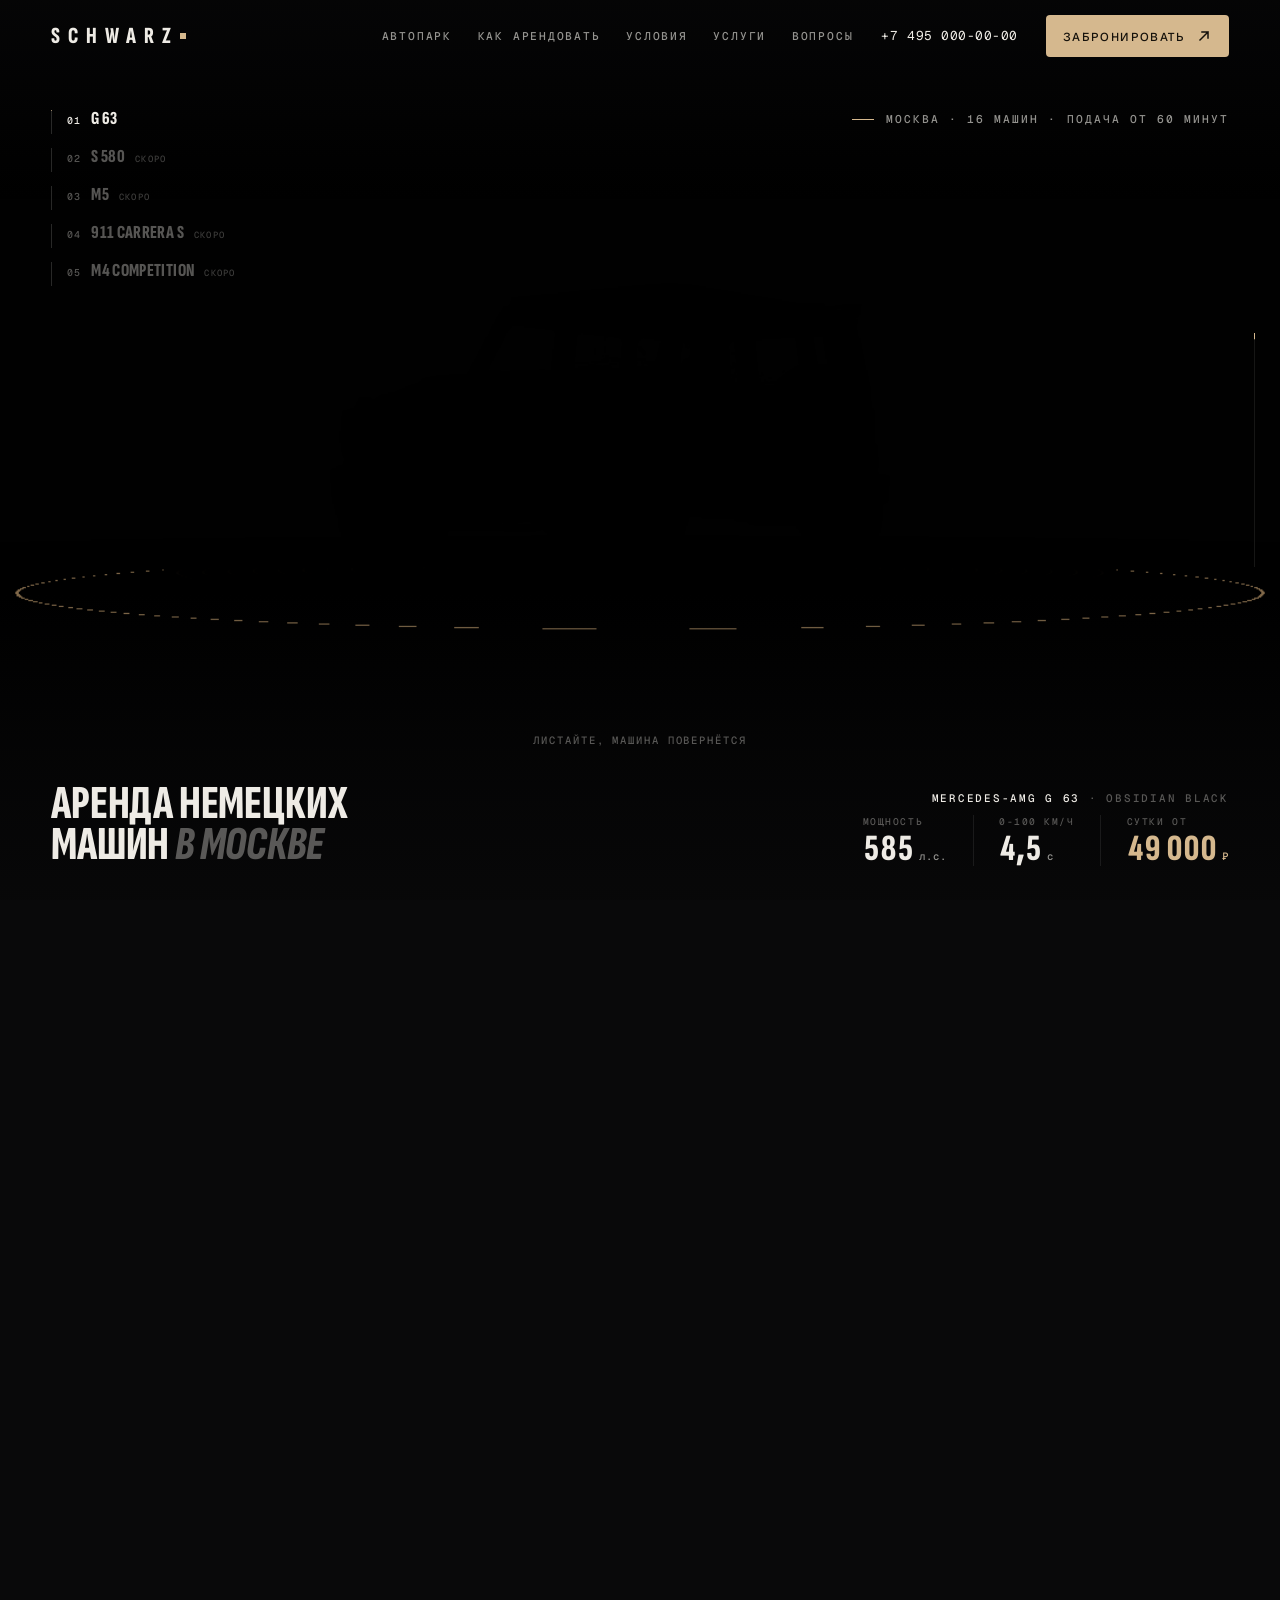
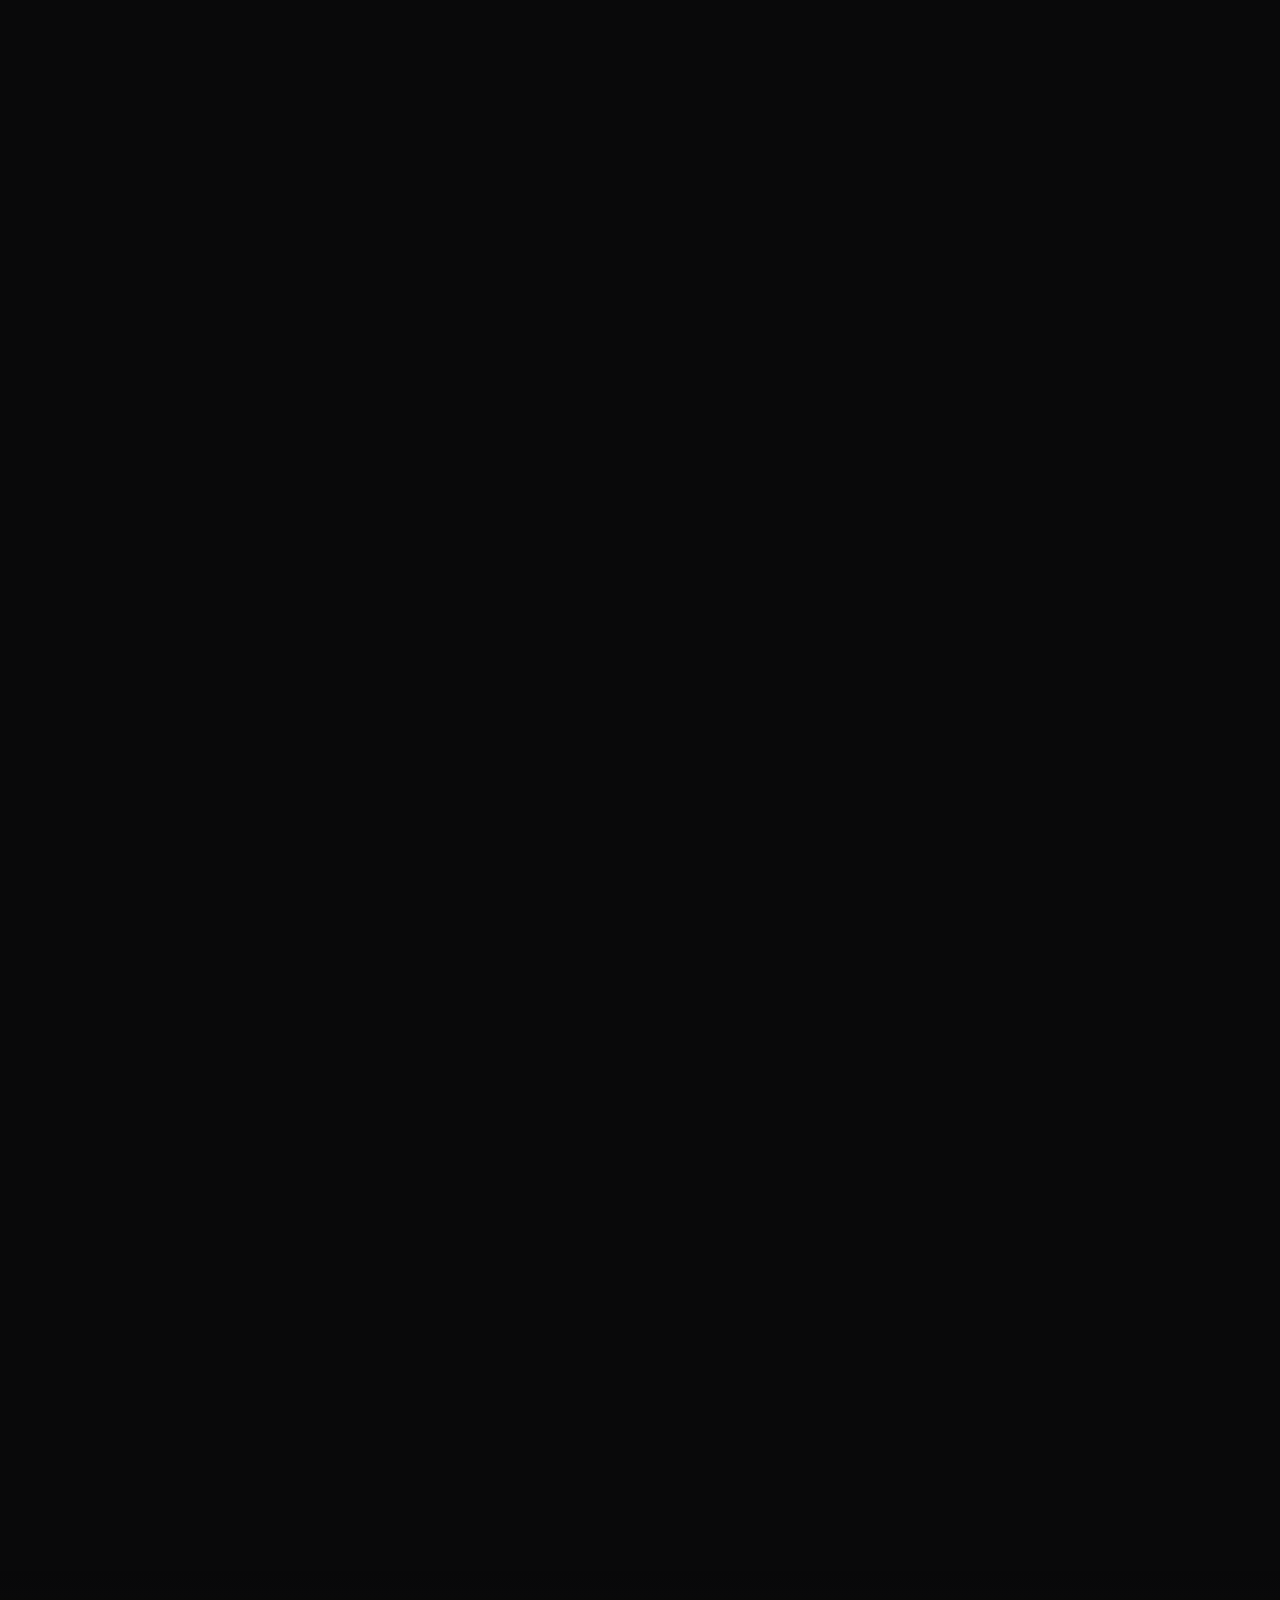
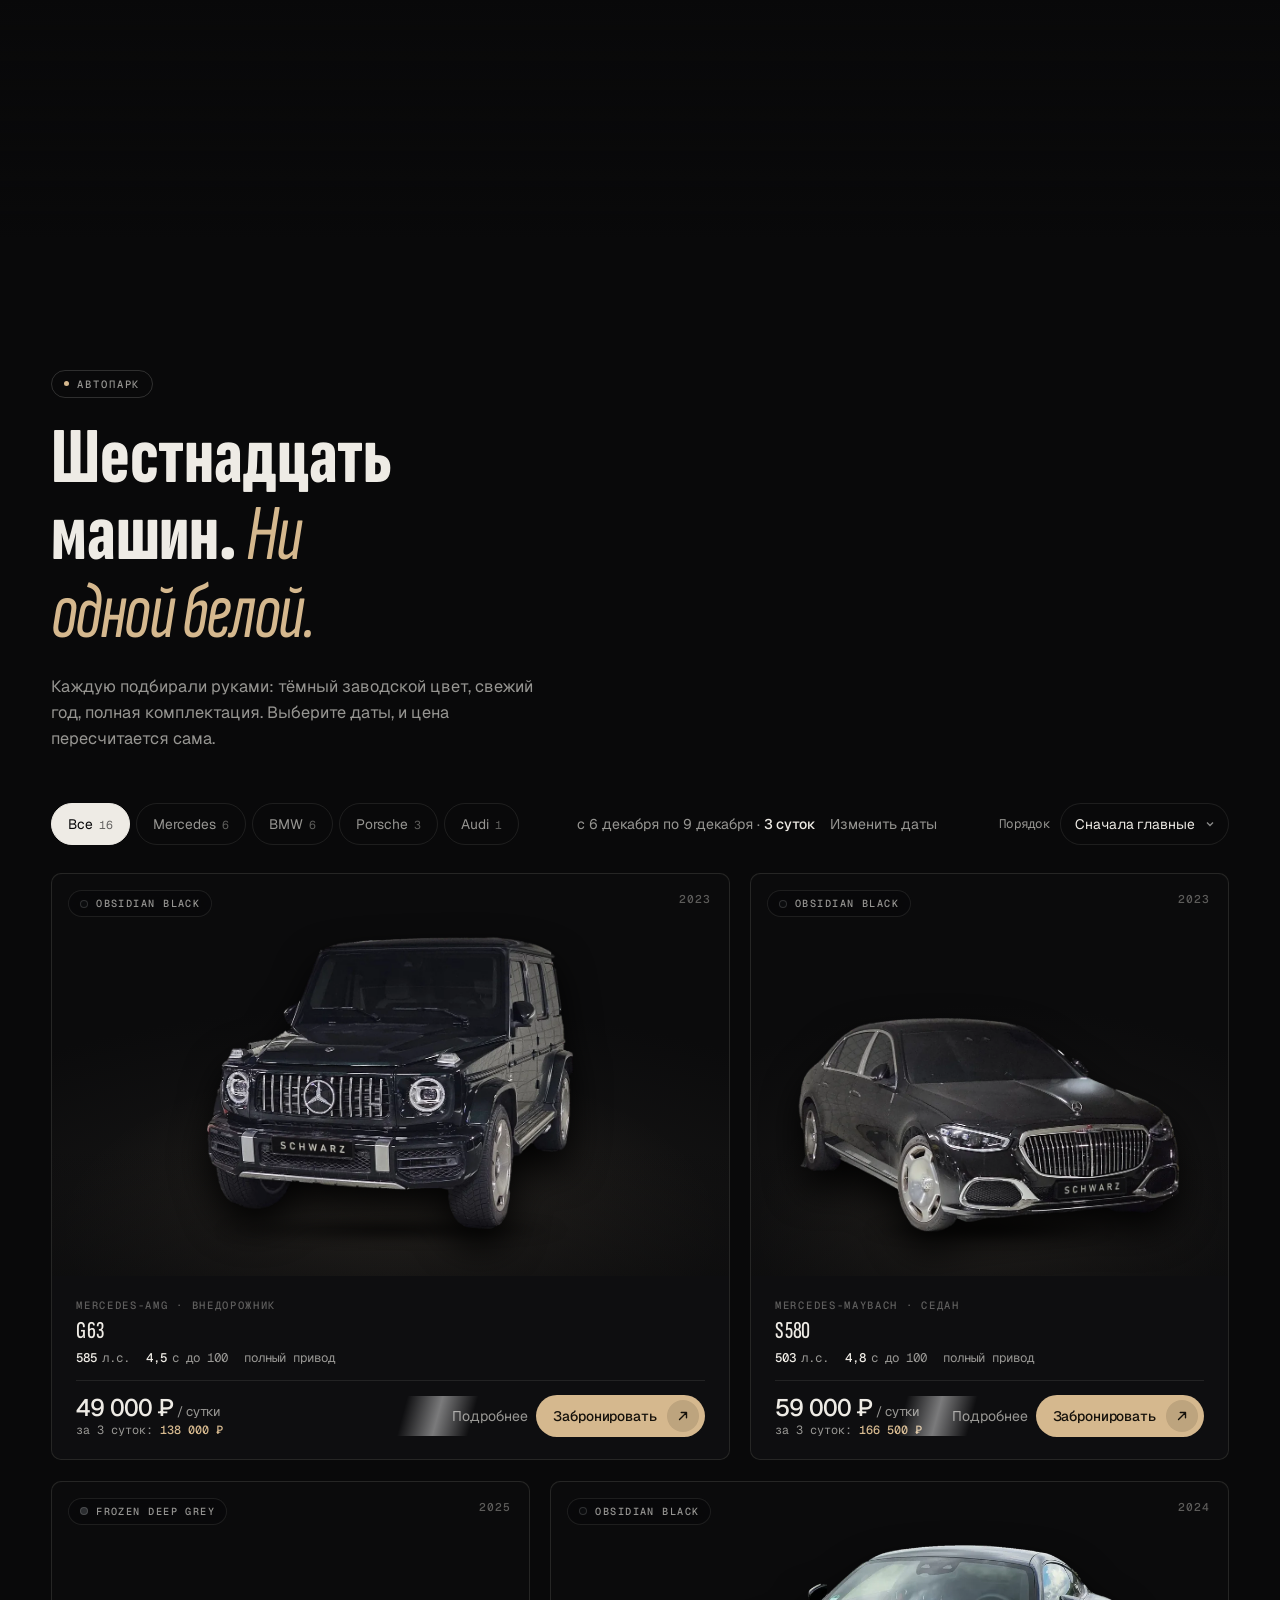
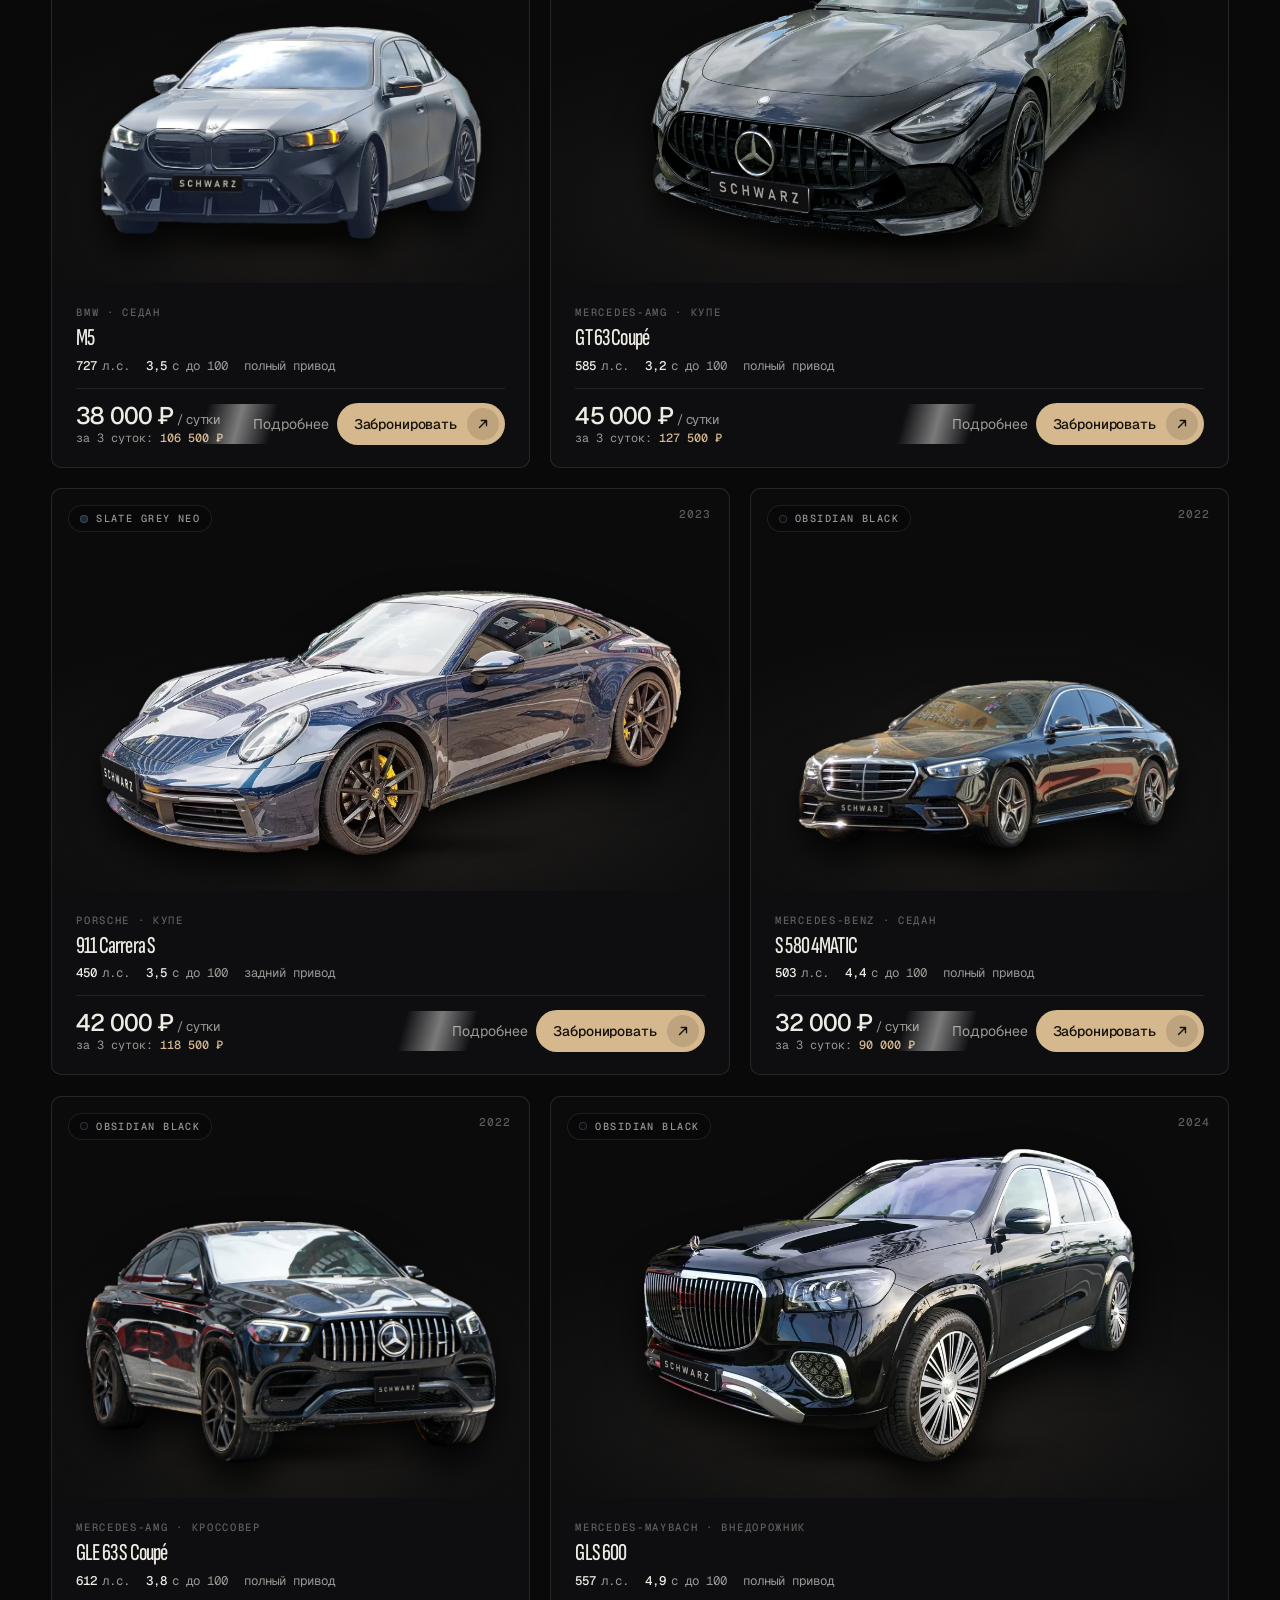
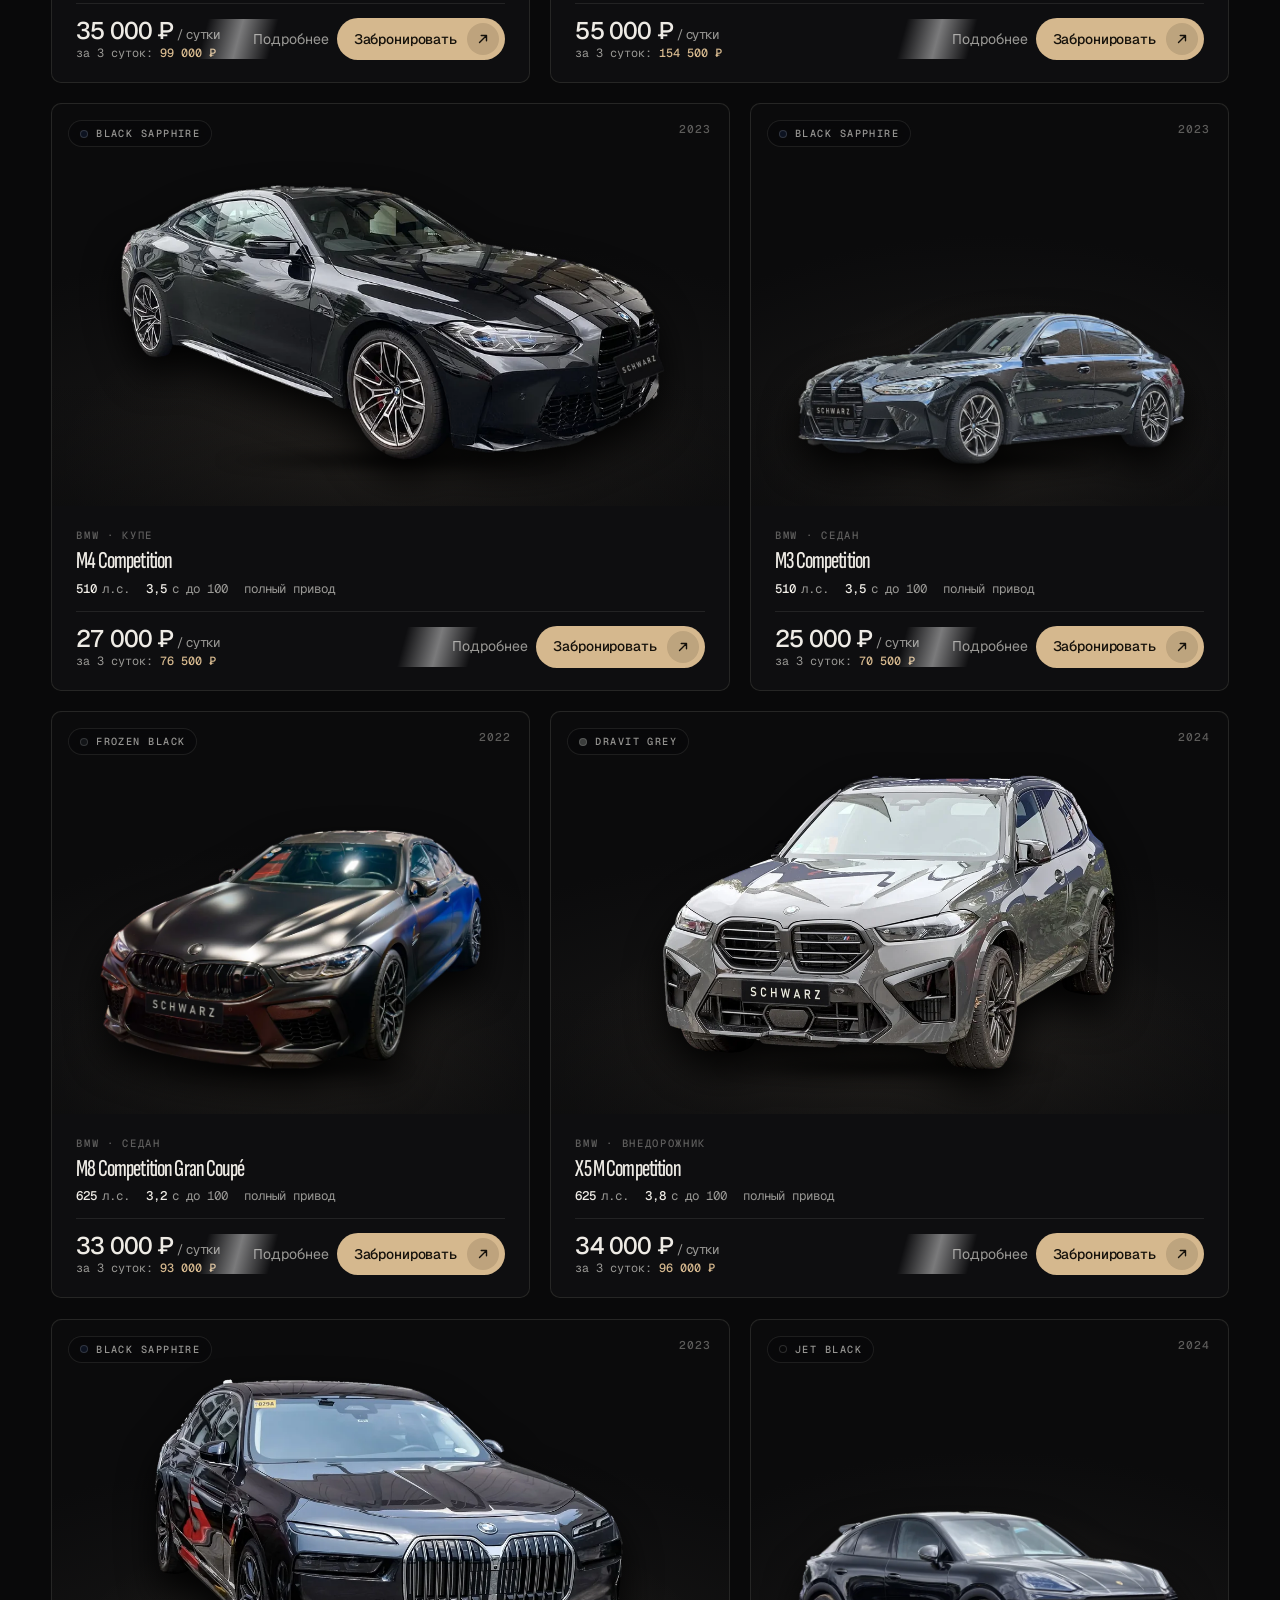
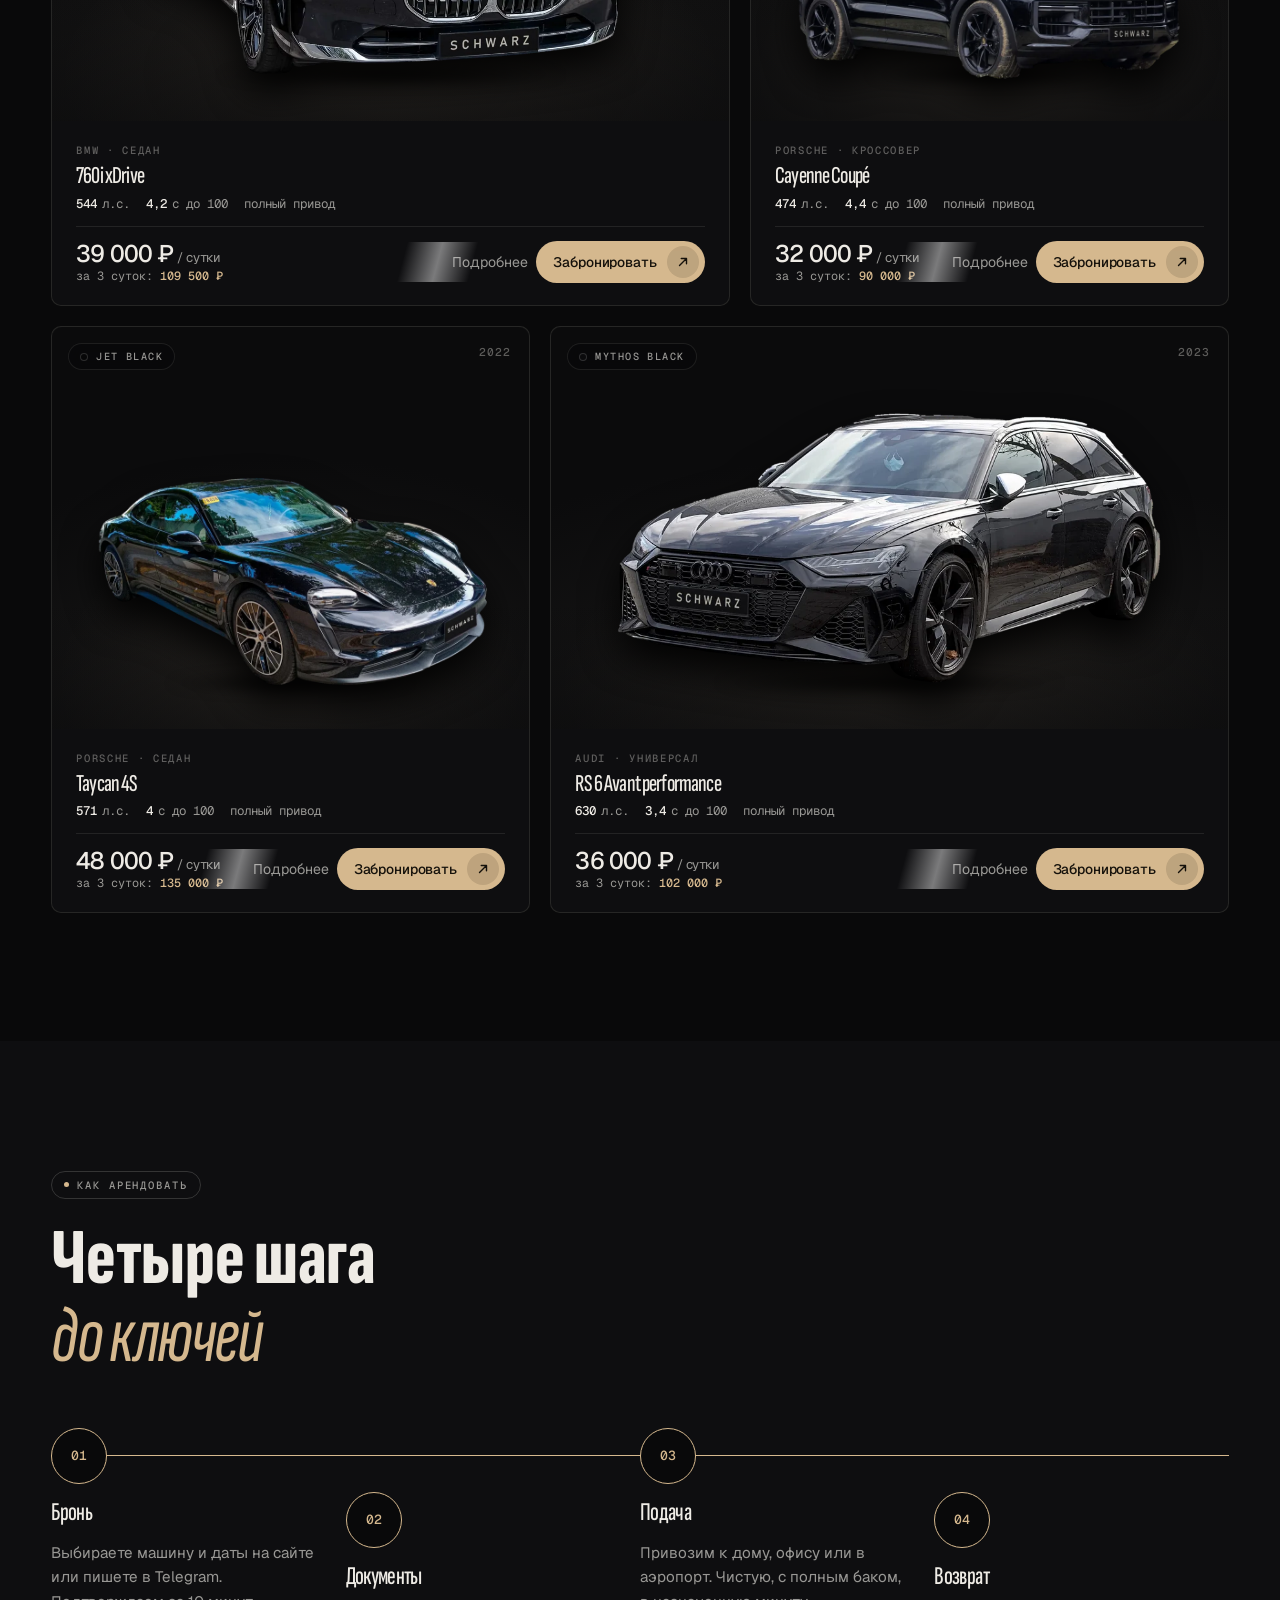
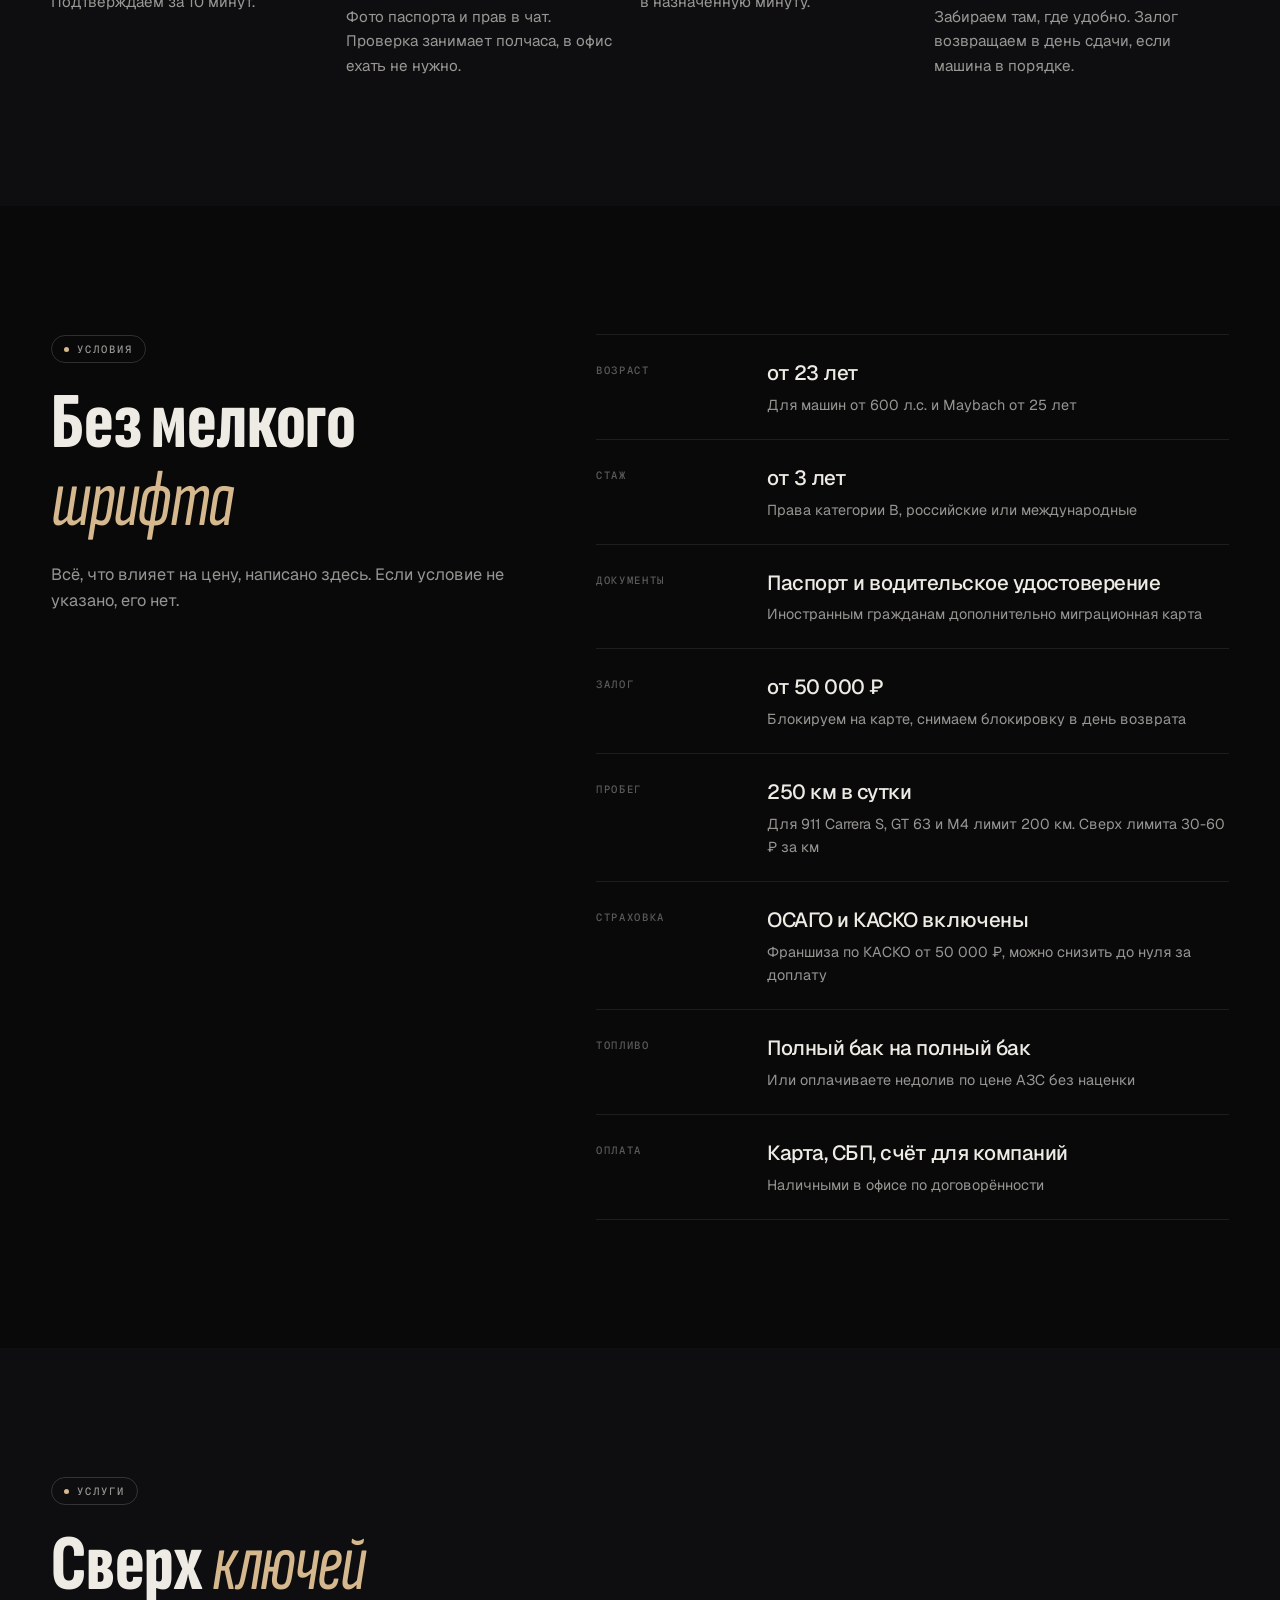
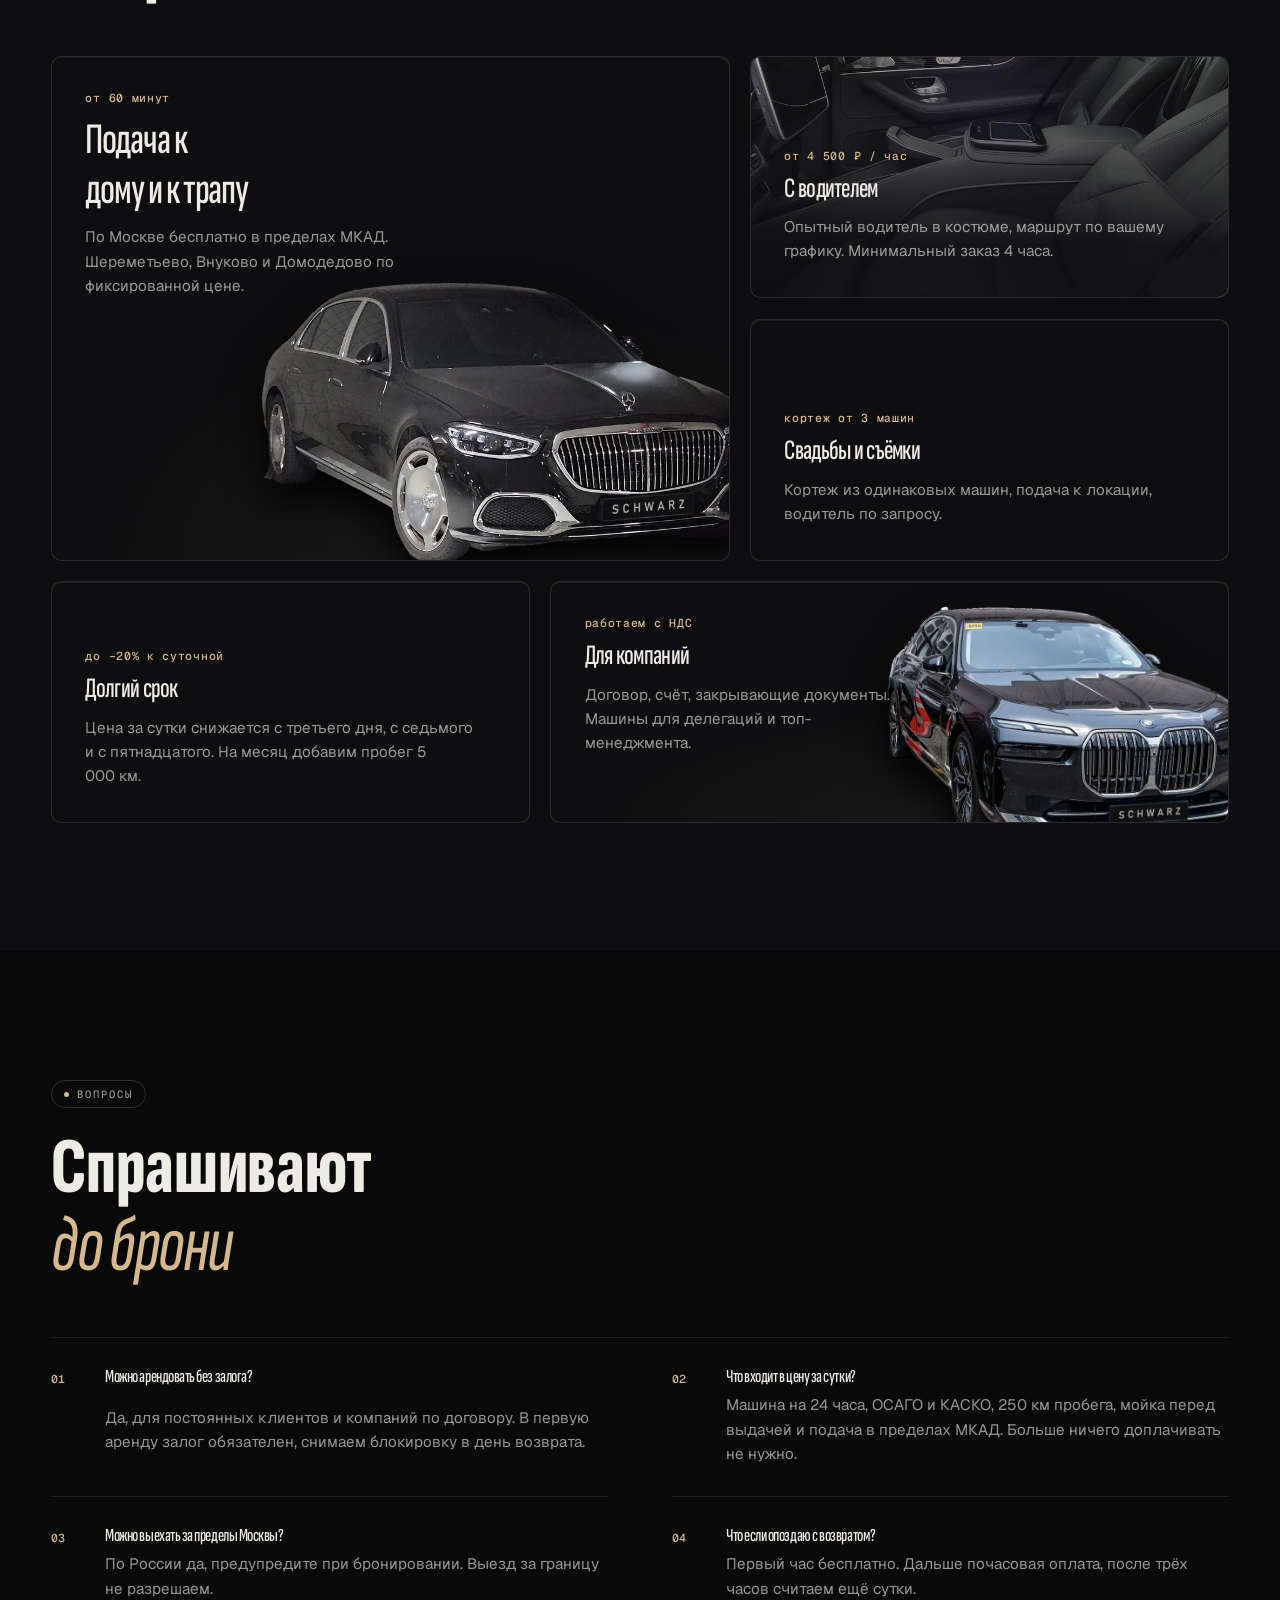
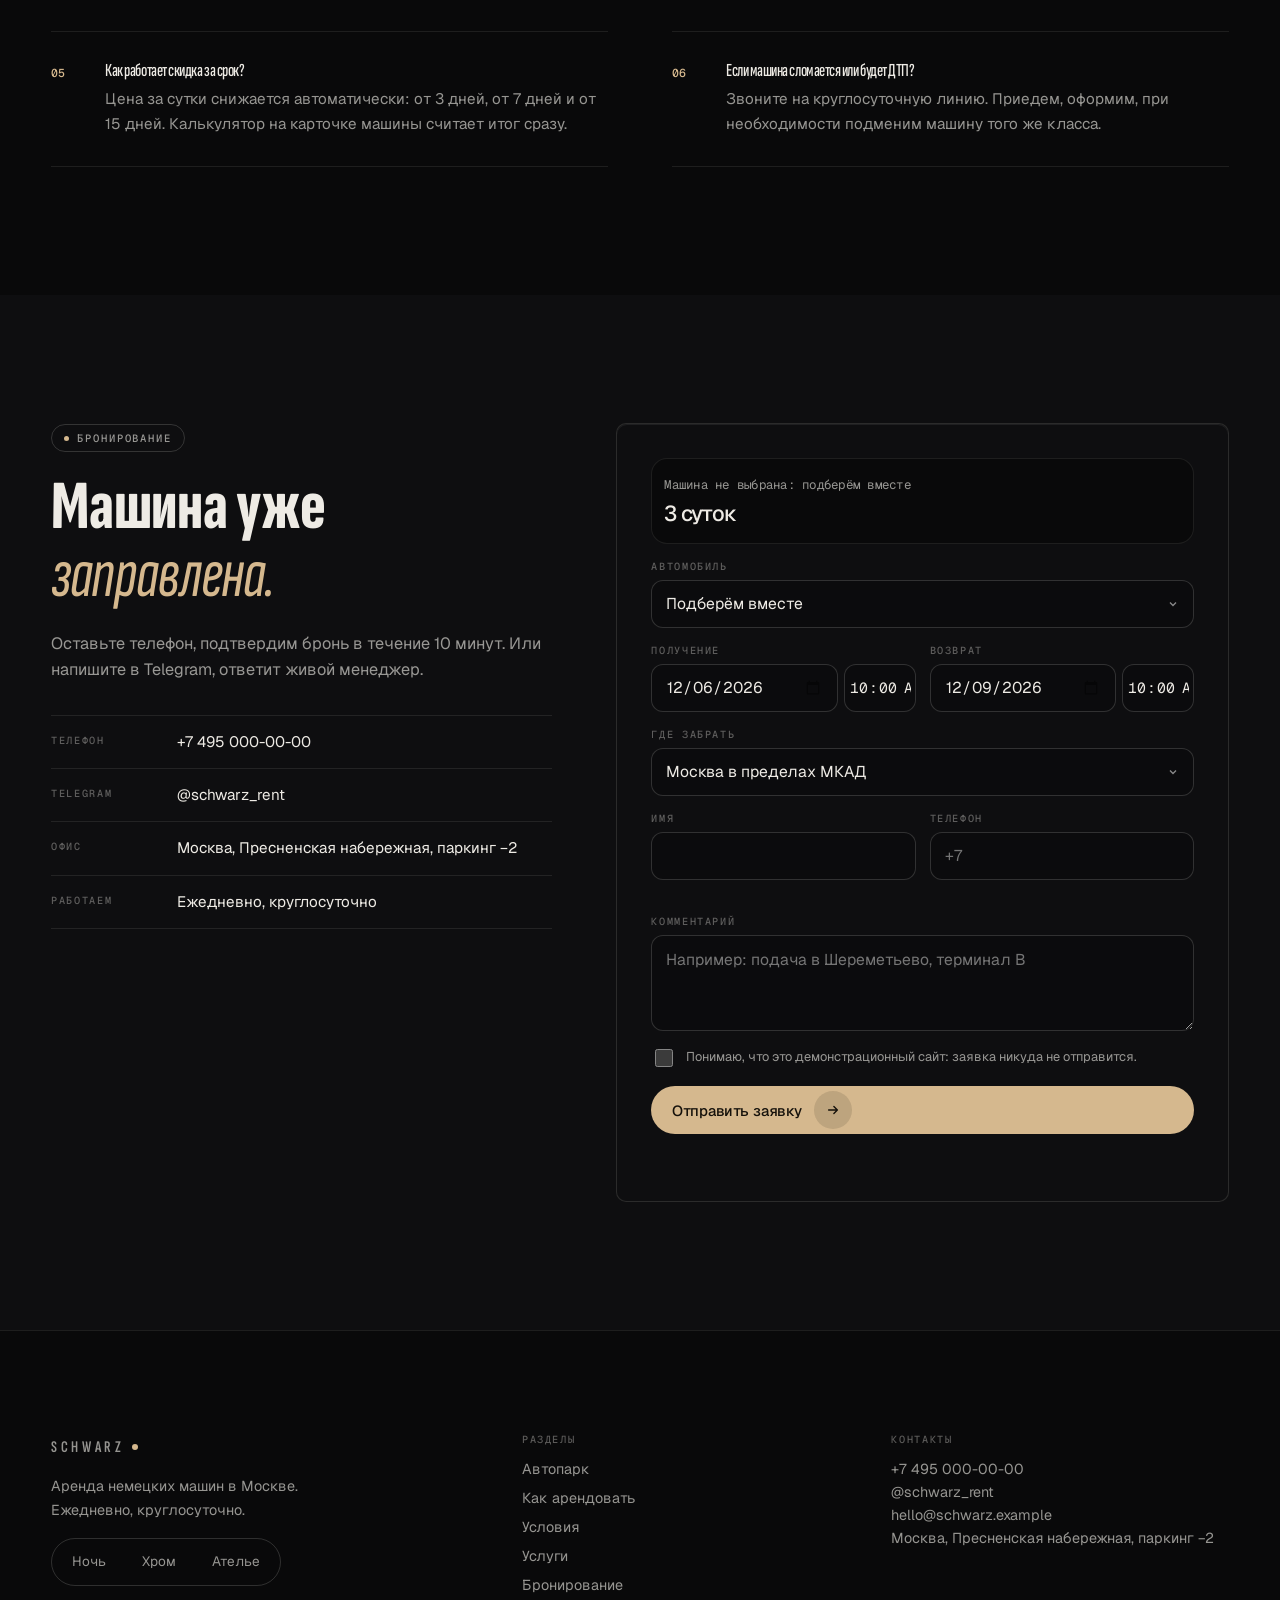
<file: 3d/index.html>
<!doctype html>
<html lang="ru" data-theme="night">
<head>
  <meta charset="utf-8" />
  <meta name="viewport" content="width=device-width, initial-scale=1, viewport-fit=cover" />
  <title>SCHWARZ. Аренда немецких машин в Москве</title>
  <meta name="description" content="Аренда Mercedes-AMG, Maybach, BMW M, Porsche и Audi RS в Москве. Только тёмные машины, цена за сутки открыта, подача по Москве и в аэропорты." />
  <meta name="theme-color" content="#09090a" />
  <link rel="icon" href="data:image/svg+xml,%3Csvg xmlns='http://www.w3.org/2000/svg' viewBox='0 0 32 32'%3E%3Crect width='32' height='32' rx='6' fill='%2309090a'/%3E%3Cpath d='M20.6 11.2c-.9-1.5-2.6-2.4-4.7-2.4-2.9 0-4.8 1.6-4.8 3.8 0 4.9 9.4 3 9.4 7.4 0 1.6-1.6 3.1-4.4 3.1-2.2 0-3.9-1-4.8-2.6' fill='none' stroke='%23eeebe5' stroke-width='2.2' stroke-linecap='round'/%3E%3Crect x='23' y='21' width='3.4' height='3.4' fill='%23d5b88e'/%3E%3C/svg%3E" />
  <script>
    ;(function () {
      document.documentElement.classList.add('js')
      // фильм всегда с первого кадра
      if ('scrollRestoration' in history) history.scrollRestoration = 'manual'
    })()
  </script>
  <link rel="preconnect" href="https://fonts.googleapis.com" />
  <link rel="preconnect" href="https://fonts.gstatic.com" crossorigin />
  <link href="https://fonts.googleapis.com/css2?family=Sofia+Sans+Extra+Condensed:ital,wght@0,600..900;1,600..900&family=Geist:wght@300..700&family=Geist+Mono:wght@400;500&display=swap" rel="stylesheet" />
  <script type="module" crossorigin src="./assets/podium-Chi8Wpln.js"></script>
  <link rel="modulepreload" crossorigin href="./assets/three-CCIRaR1s.js">
  <link rel="modulepreload" crossorigin href="./assets/gsap-CiEuWA-R.js">
  <link rel="modulepreload" crossorigin href="./assets/cars-mhTEZu3v.js">
  <link rel="stylesheet" crossorigin href="./assets/cars-Co0zjNIB.css">
  <link rel="stylesheet" crossorigin href="./assets/podium-B7W1halt.css">
</head>
<body>
  <a href="#fleet" class="skip">Перейти к автопарку</a>
  <canvas id="gl" aria-hidden="true"></canvas>

  <!-- прелоадер: честный прогресс моделей и шрифтов -->
  <div class="pre" data-pre aria-hidden="true">
    <div class="pre-mark">Schwarz<i></i></div>
    <div class="pre-foot">
      <span data-pre-label>инициализация</span>
      <span class="pre-num" data-pre-num>000</span>
    </div>
    <div class="pre-bar"><i data-pre-bar></i></div>
  </div>

  <header class="nav" data-nav>
    <div class="nav-in">
      <a href="#top" class="logo" aria-label="SCHWARZ, наверх">Schwarz<i aria-hidden="true"></i></a>
      <nav class="nav-links" aria-label="Разделы">
        <a href="#fleet">Автопарк</a>
        <a href="#how">Как арендовать</a>
        <a href="#terms">Условия</a>
        <a href="#services">Услуги</a>
        <a href="#faq">Вопросы</a>
      </nav>
      <a href="tel:+74950000000" class="nav-phone">+7 495 000-00-00</a>
      <a href="#booking" class="btn btn-primary btn-sm nav-cta">
        <span>Забронировать</span>
        <span class="btn-ico" aria-hidden="true"><svg viewBox="0 0 16 16"><path d="M4 12 12 4M6 4h6v6" /></svg></span>
      </a>
    </div>
  </header>

  <!-- интерфейс поверх сцены -->
  <div class="hud" data-hud>
    <div class="hud-pick" role="list" aria-label="Машины в фильме" data-pick></div>
    <p class="eyebrow hud-eyebrow" data-hud-eyebrow>Москва · 16 машин · подача от 60 минут</p>

    <div class="hud-foot">
      <h1 class="hud-title" id="top">Аренда немецких машин <em>в&nbsp;Москве</em></h1>
      <div class="hud-spec" aria-live="polite">
        <p class="hud-spec-name" data-spec-name></p>
        <dl class="hud-spec-nums" data-spec-nums></dl>
      </div>
    </div>

    <div class="hud-rail" aria-hidden="true"><i data-rail></i></div>
    <p class="hud-hint" data-hint aria-hidden="true">Листайте, машина повернётся</p>

    <!-- выноски к точкам кузова: появляются по одной -->
    <svg class="co-lines" aria-hidden="true"><line data-co-line x1="0" y1="0" x2="0" y2="0" /></svg>
    <div class="co" data-co aria-hidden="true">
      <i class="co-dot" data-co-dot></i>
      <div class="co-body" data-co-body></div>
    </div>

    <div class="hud-end" data-end>
      <p class="hud-end-k" data-end-k></p>
      <p class="hud-end-price" data-end-price></p>
      <div class="hud-end-act">
        <a href="#booking" class="btn btn-primary" data-end-cta><span>Выбрать даты</span><span class="btn-ico" aria-hidden="true"><svg viewBox="0 0 16 16"><path d="M3 8h10M9 4l4 4-4 4" /></svg></span></a>
        <a href="#fleet" class="btn btn-ghost"><span>Весь автопарк</span></a>
      </div>
    </div>
  </div>

  <main>
    <!-- скролл фильма: высота задаёт длину главы -->
    <section class="film" data-film aria-label="Mercedes-AMG G 63 на подиуме"></section>
    <div class="tail-wrap"><div data-tail></div></div>
  </main>

</body>
</html>
</file>
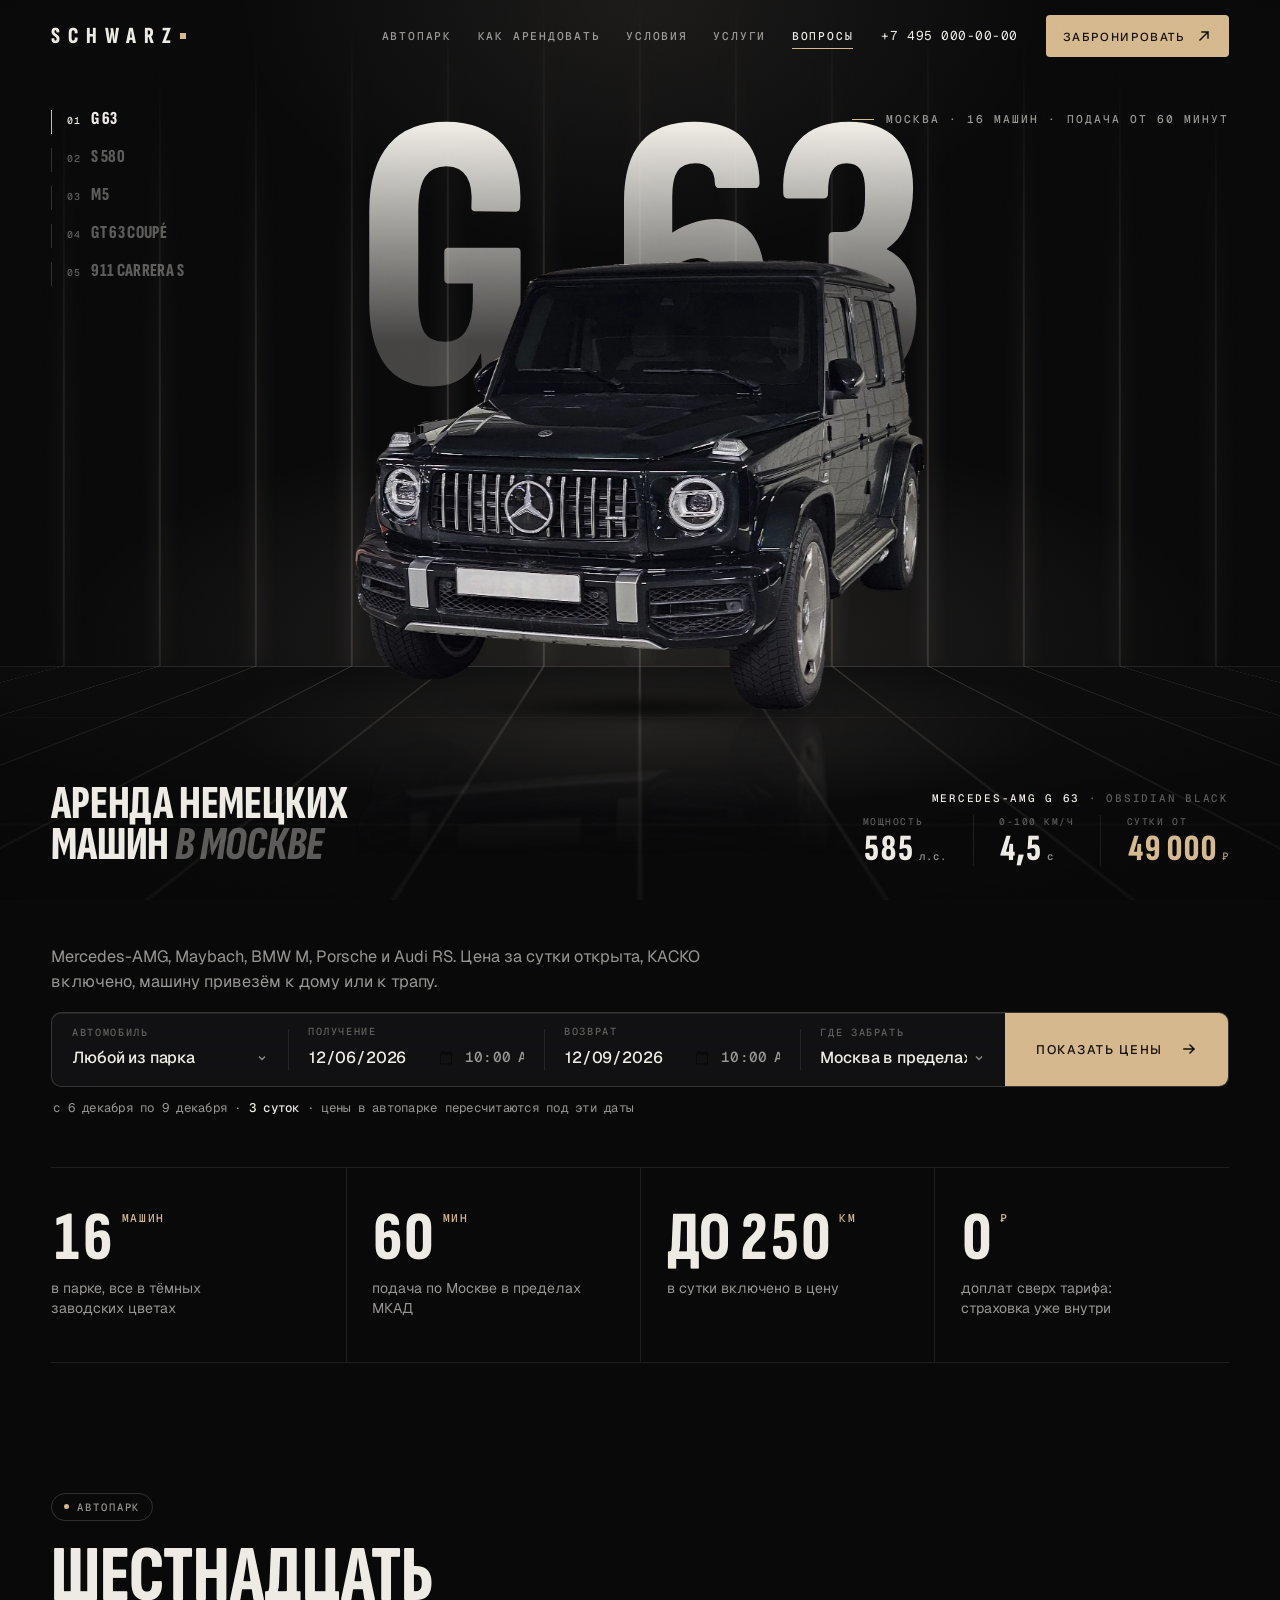
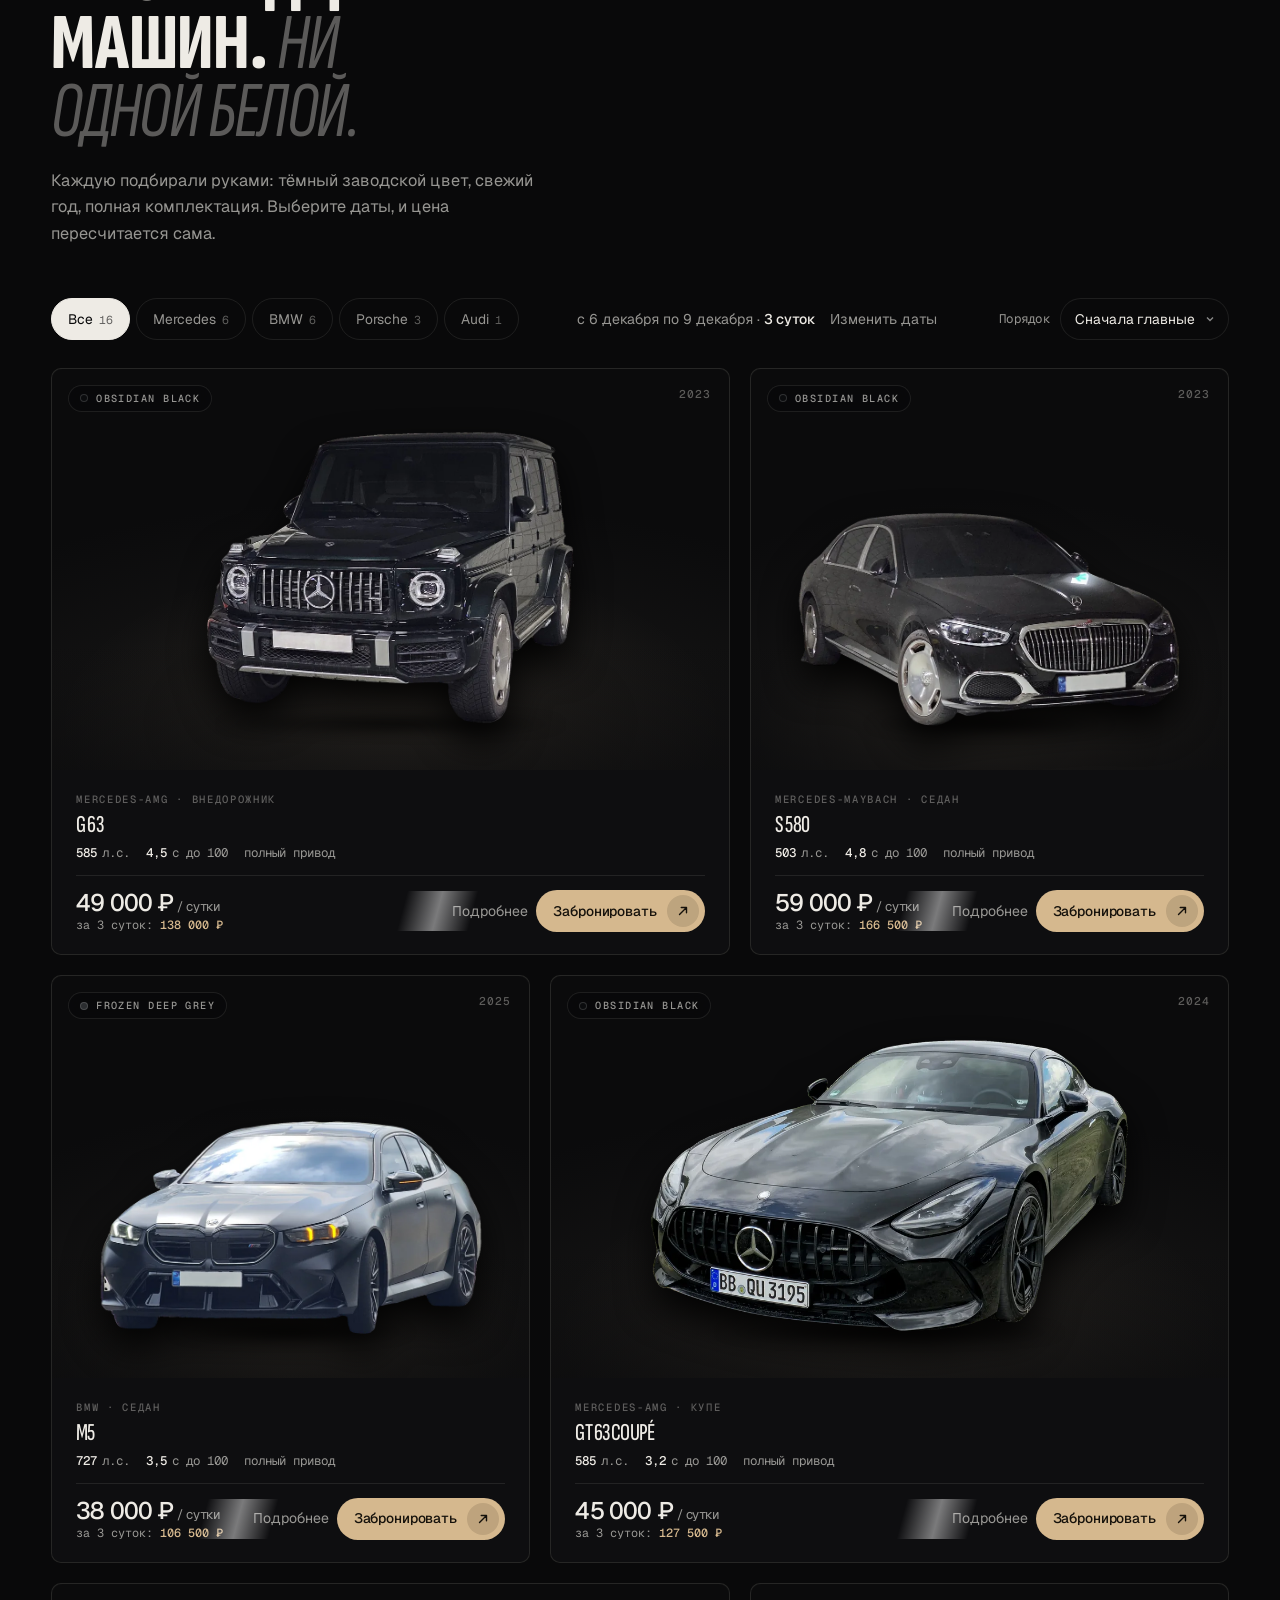
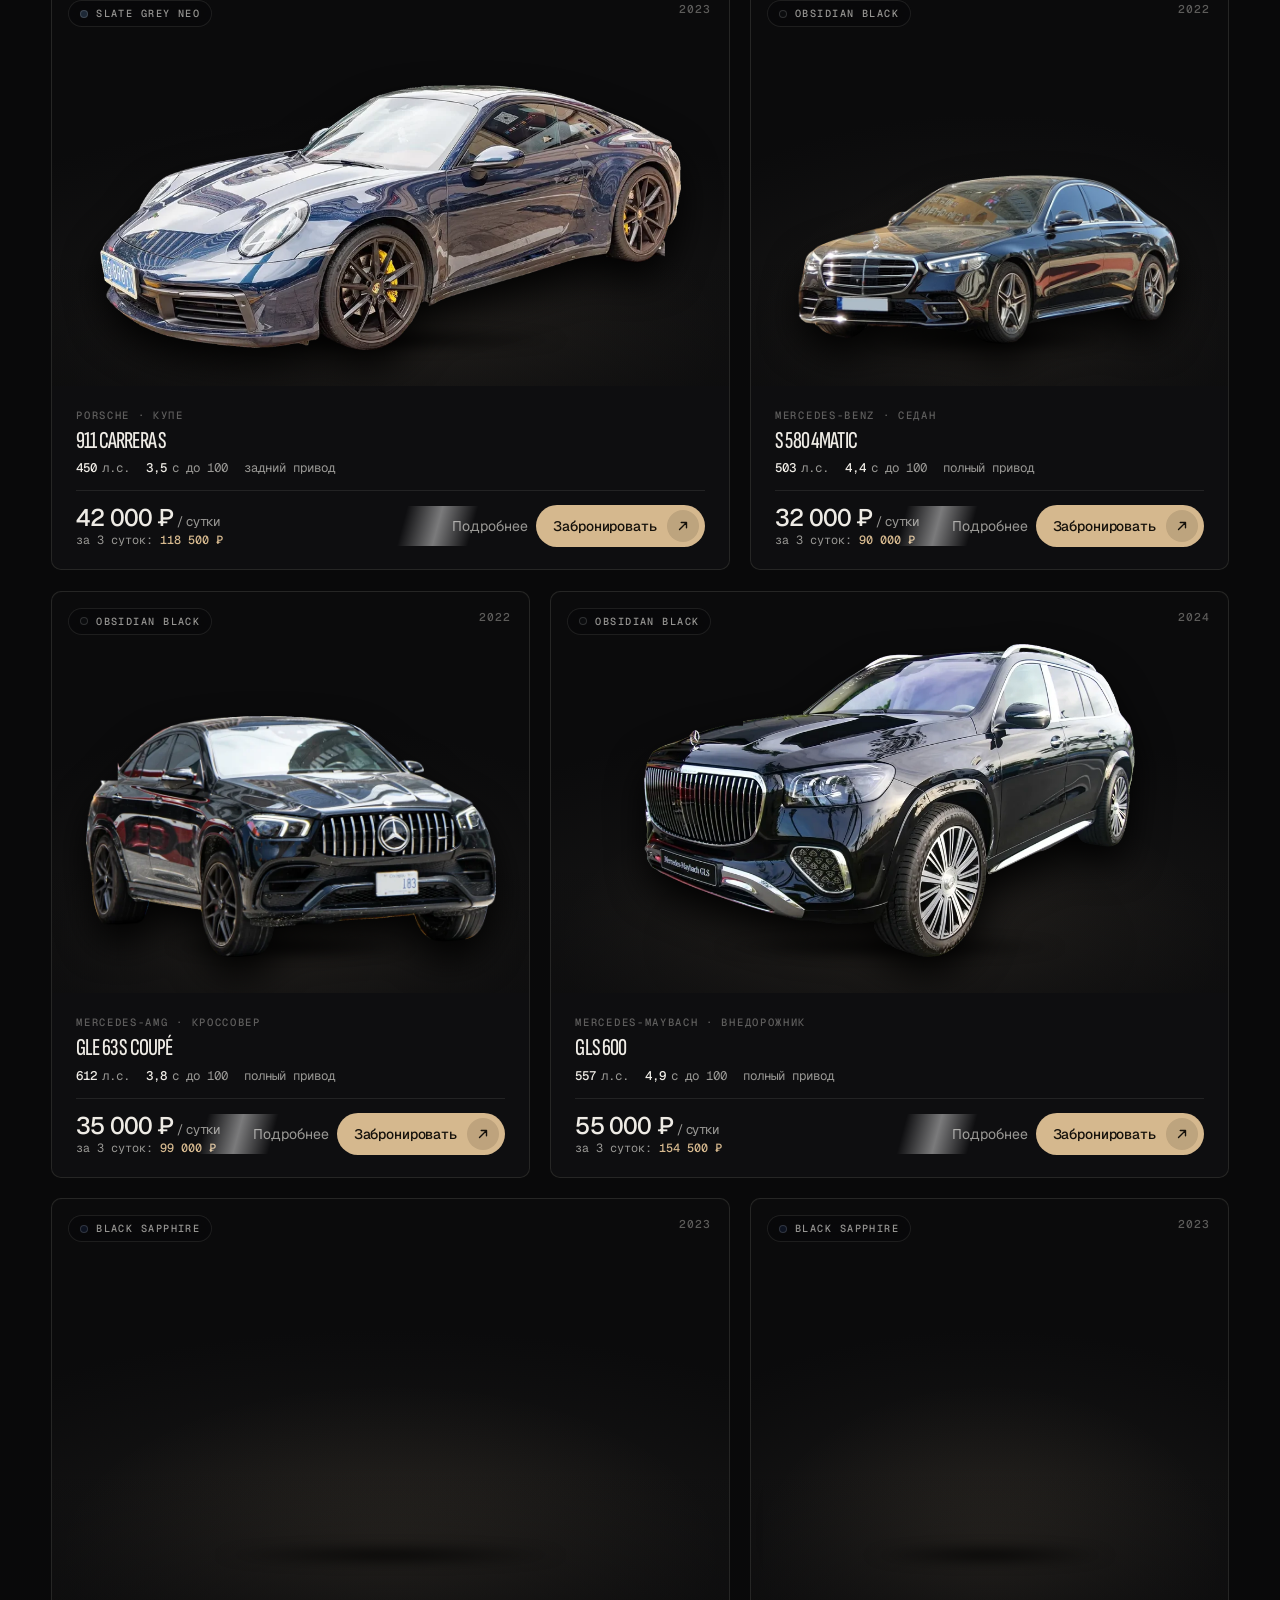
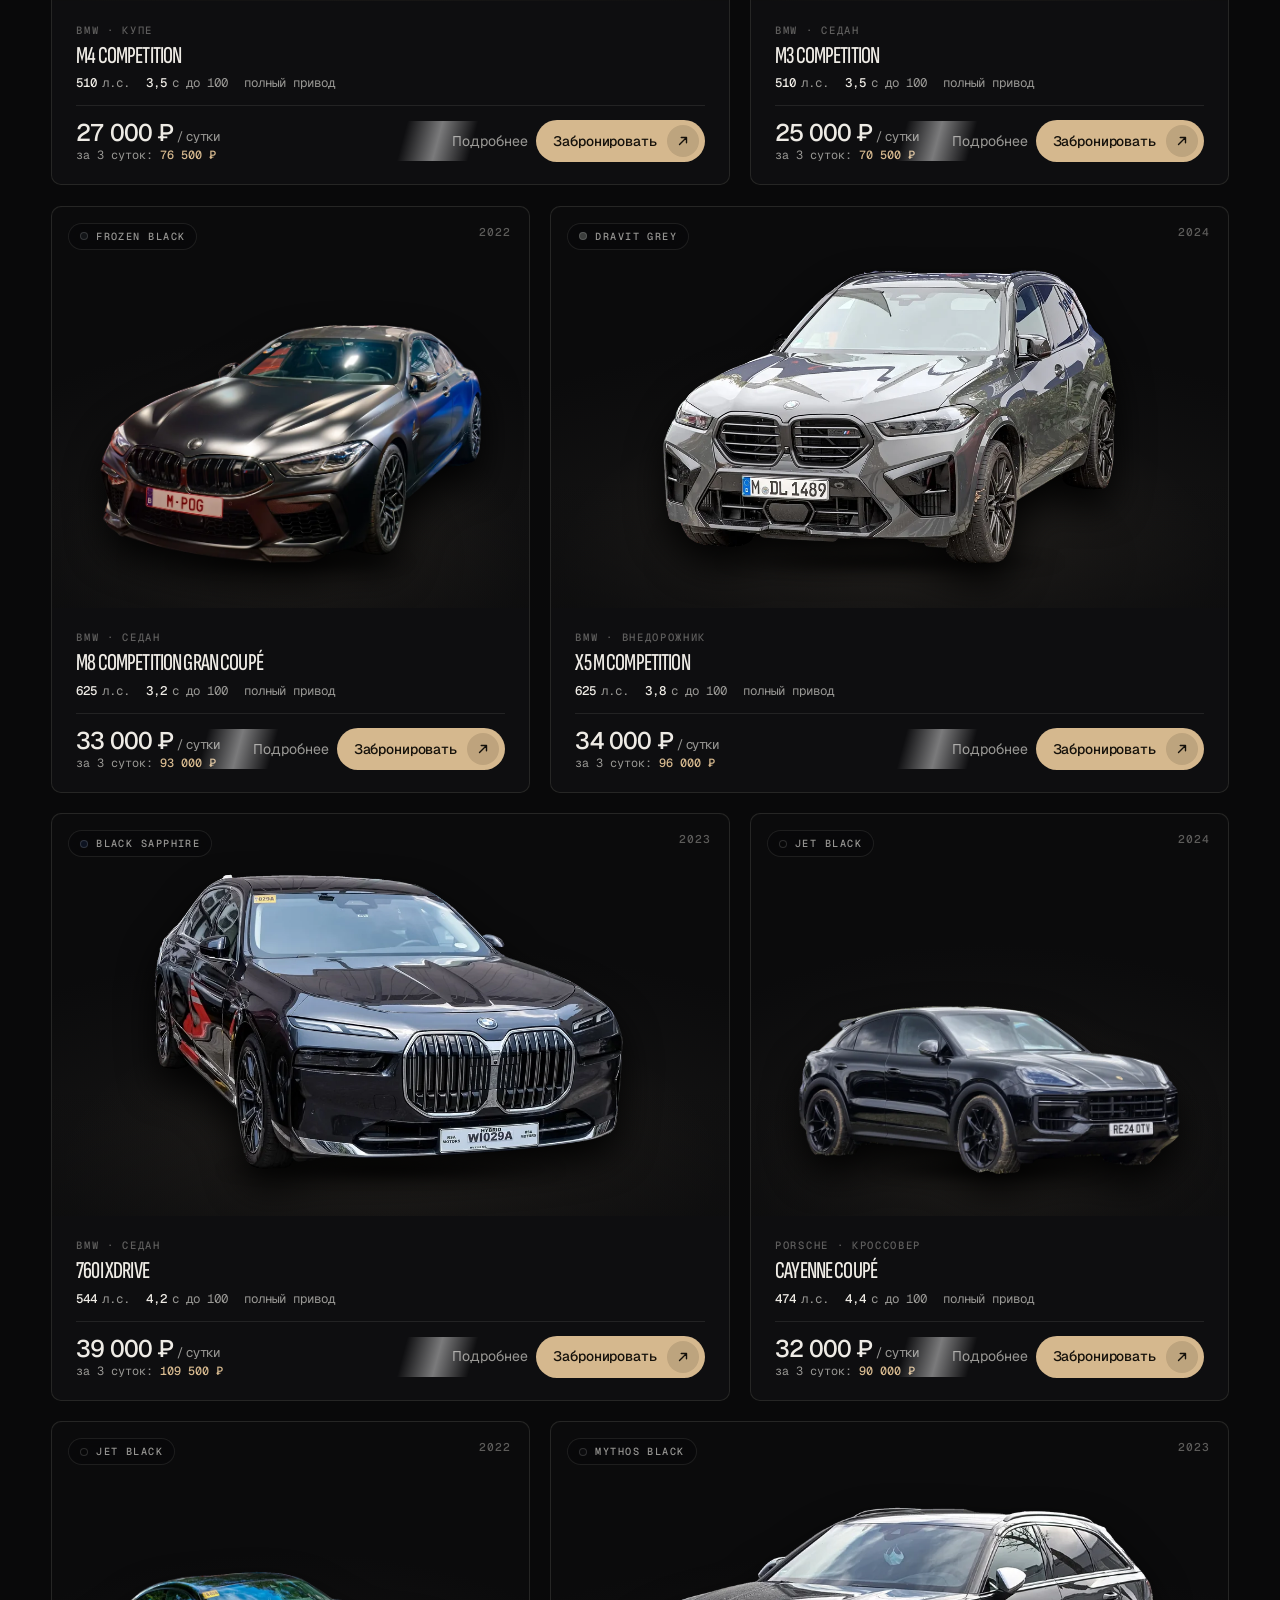
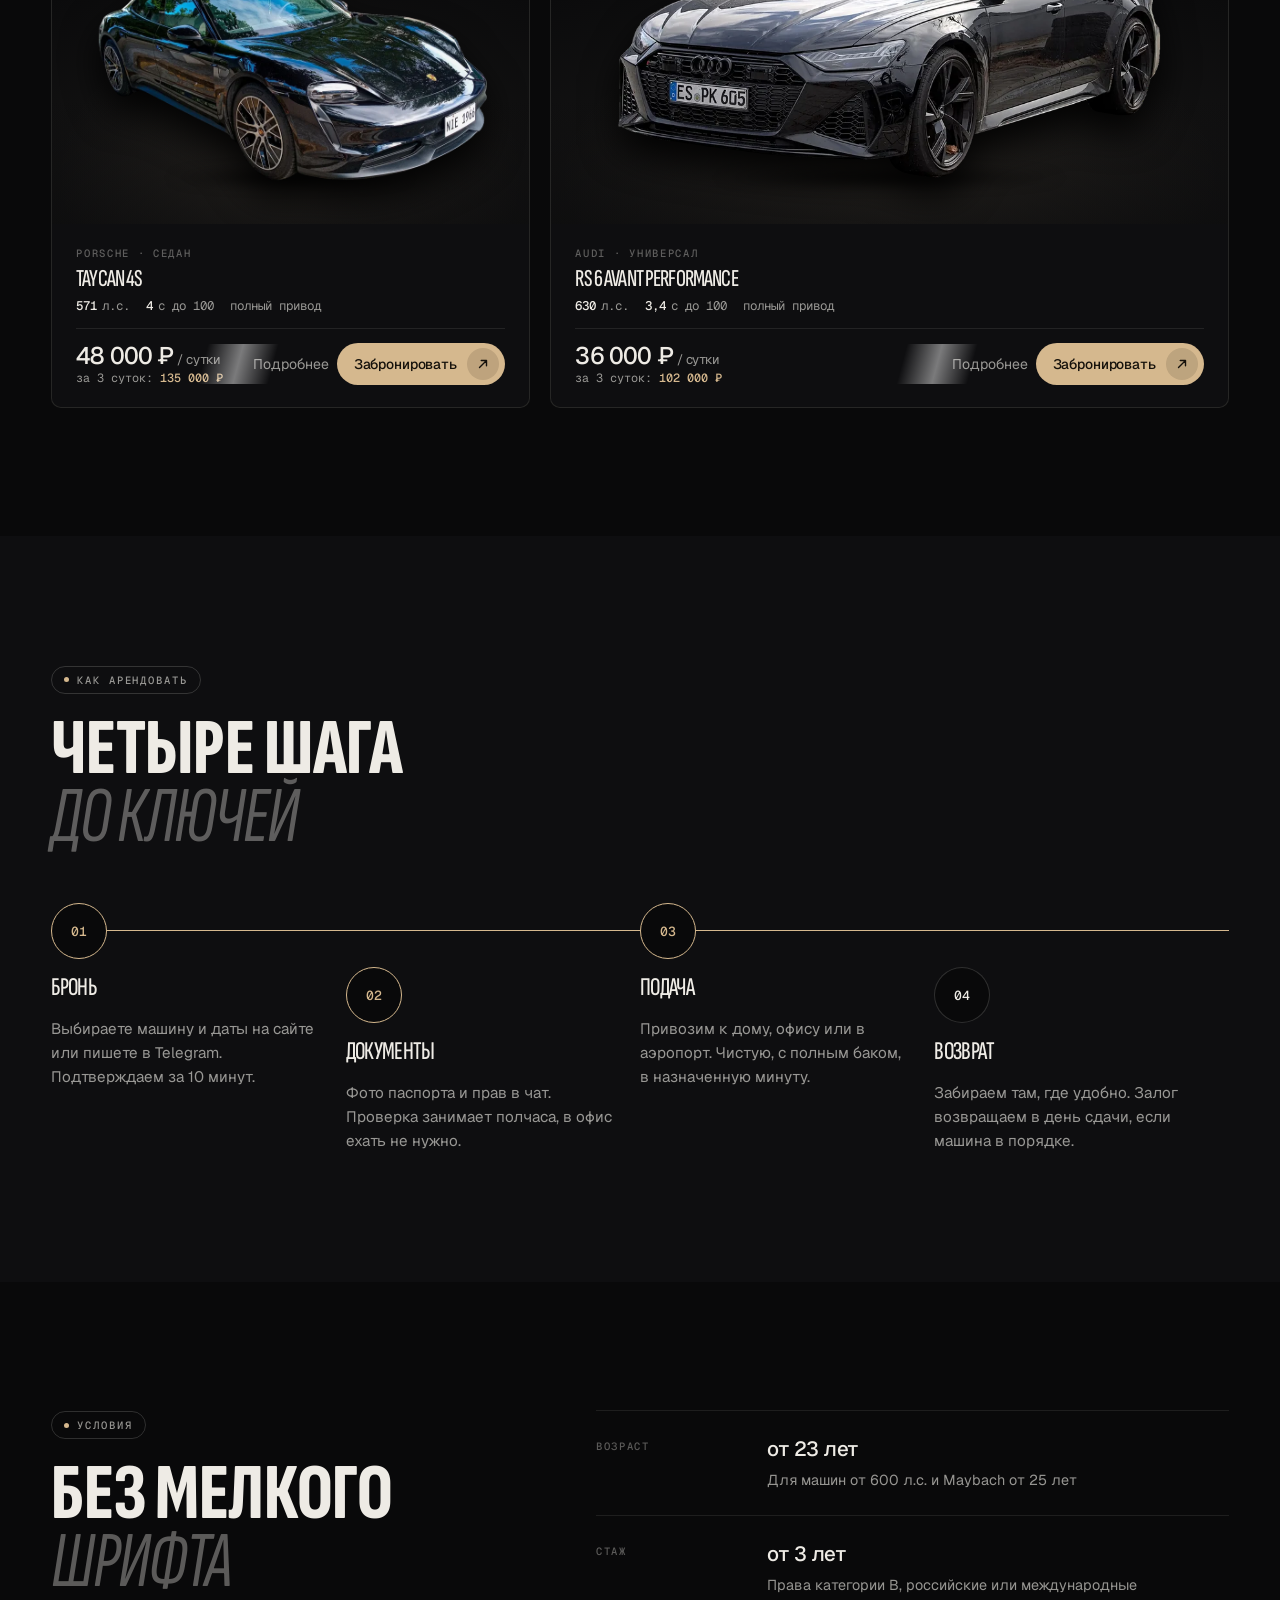
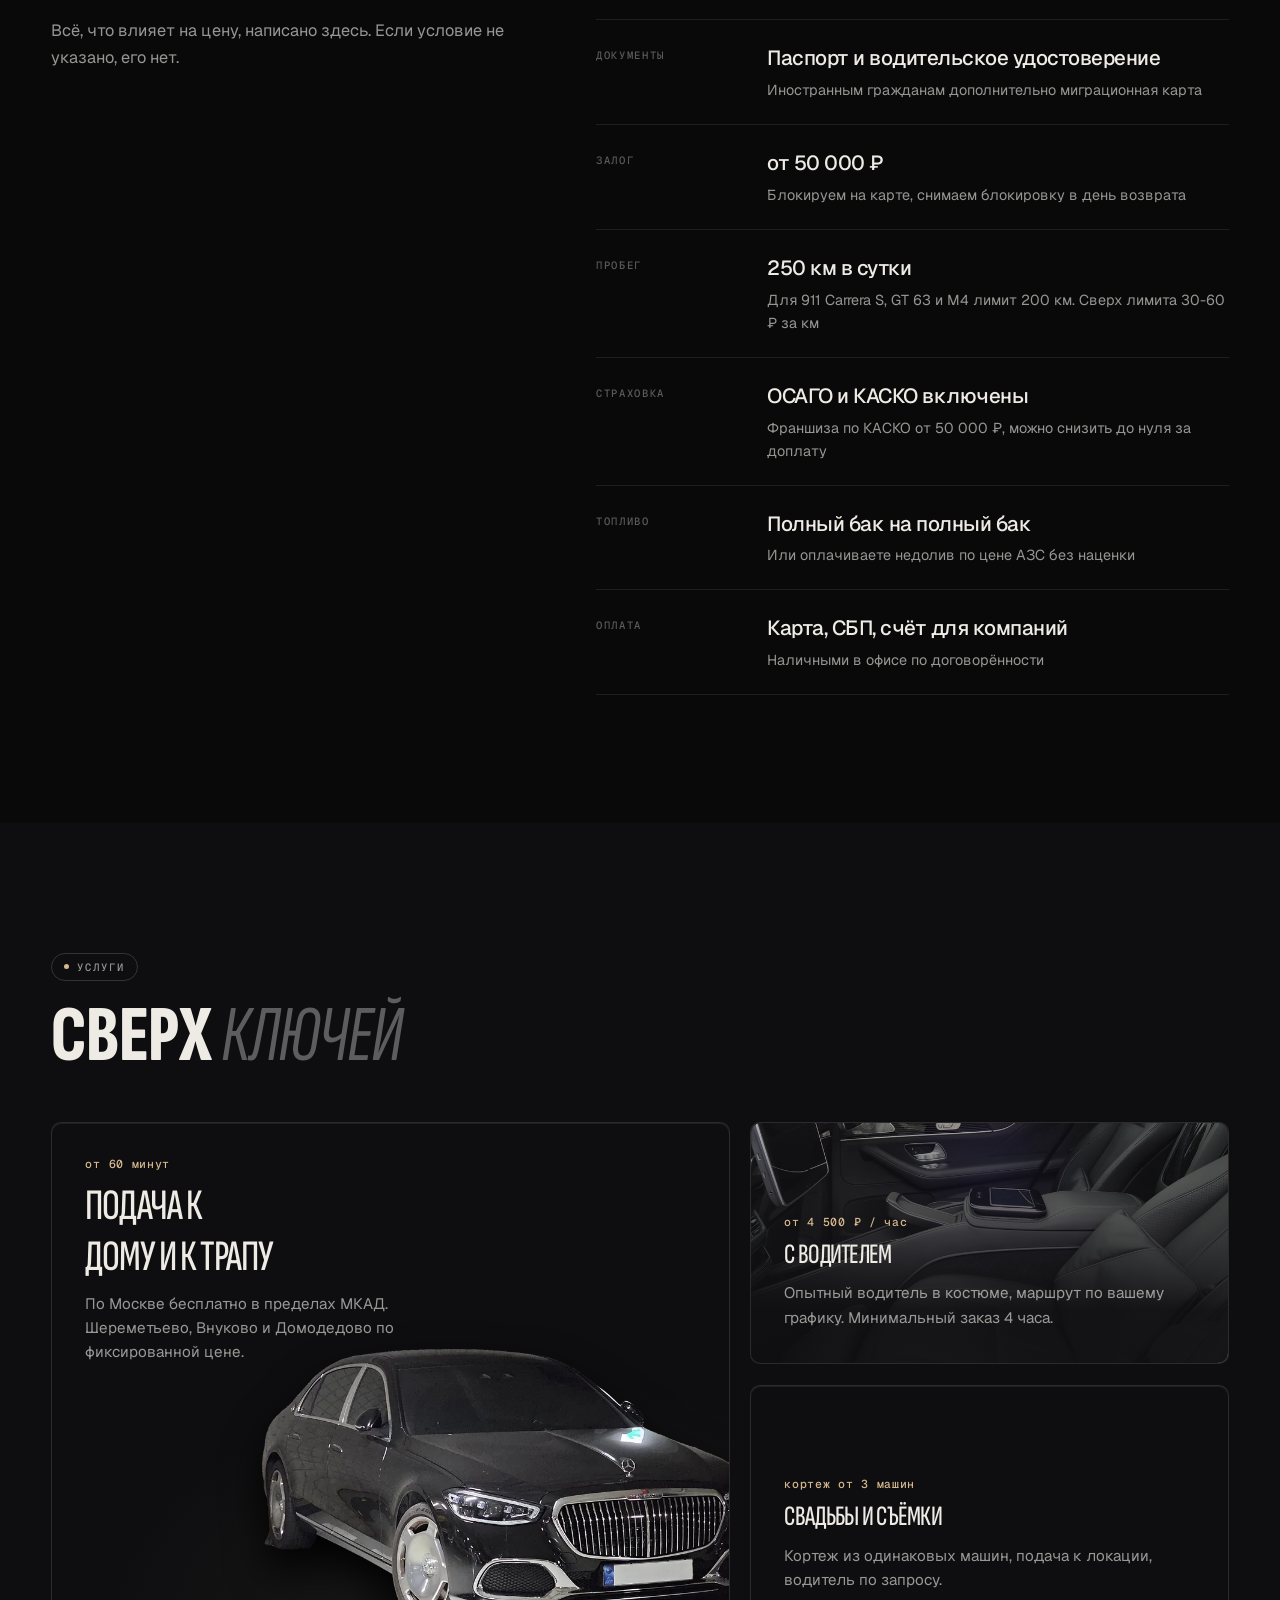
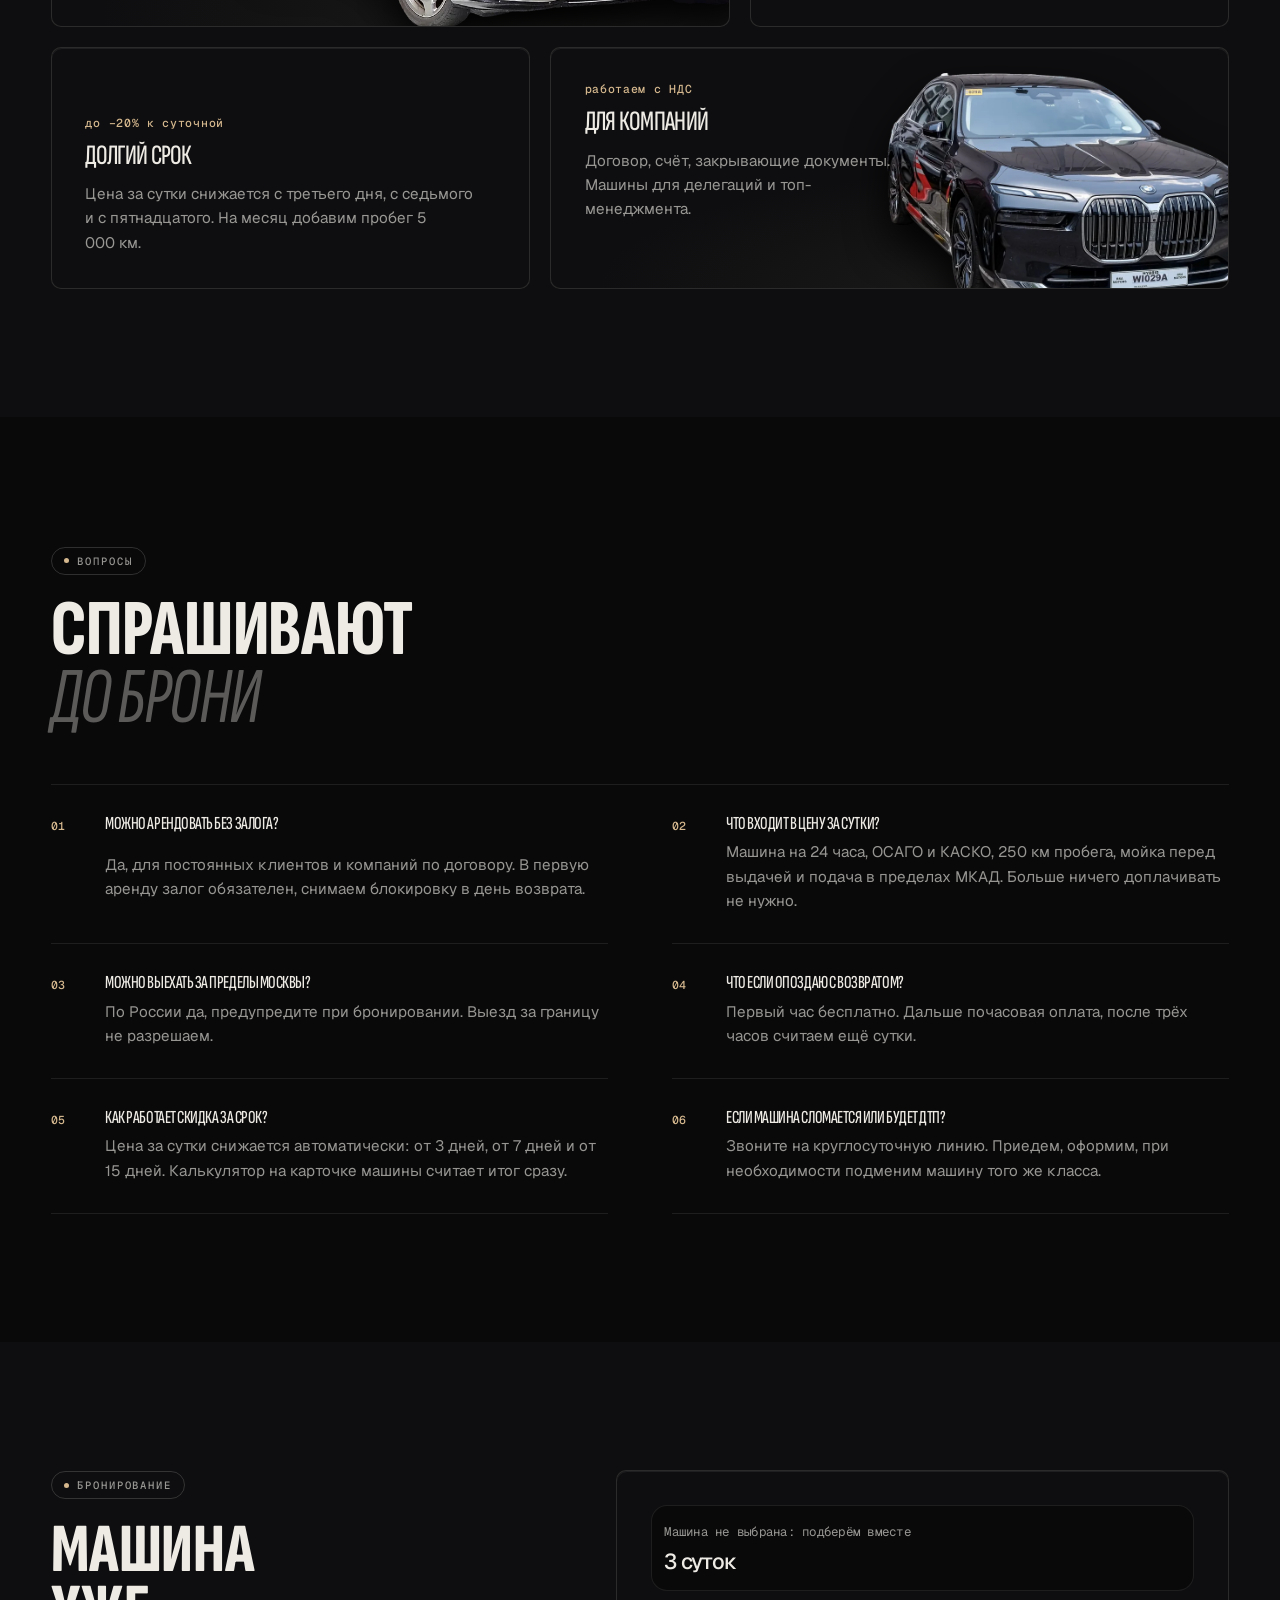
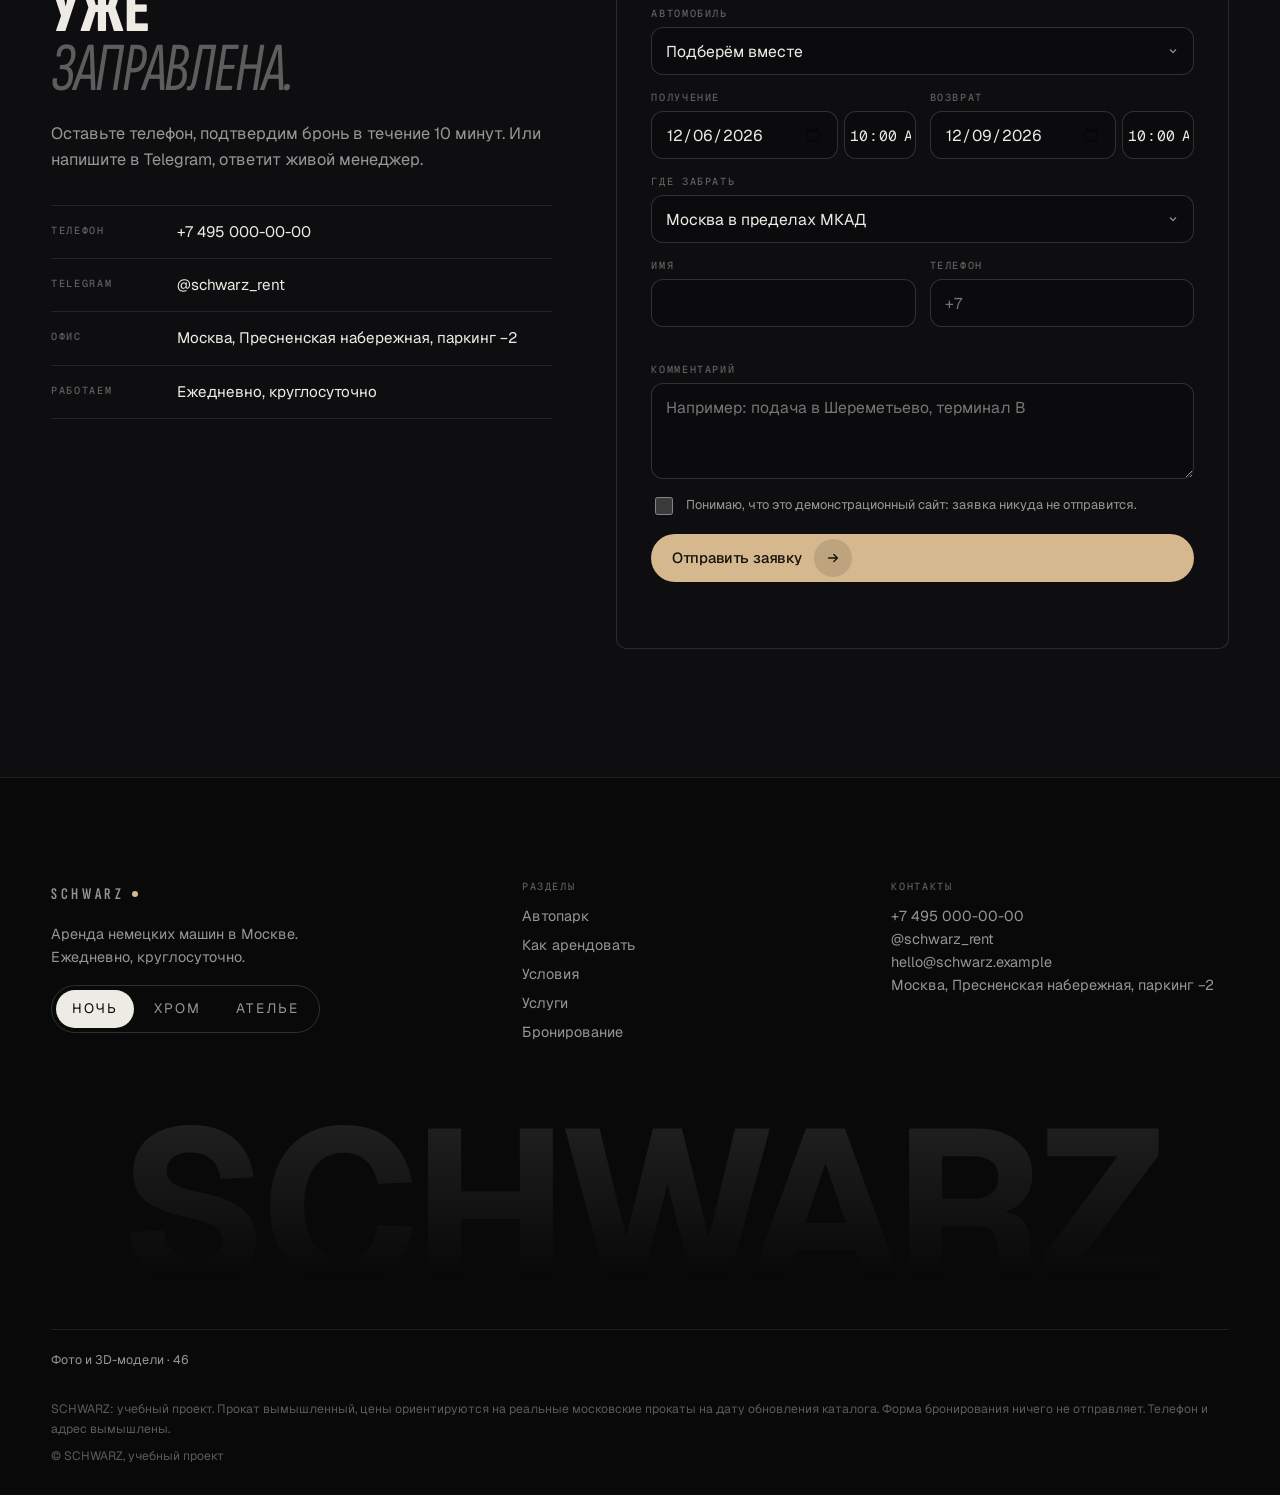
<file: lite/index.html>
<!doctype html>
<html lang="ru" data-theme="night">
<head>
  <meta charset="utf-8" />
  <meta name="viewport" content="width=device-width, initial-scale=1, viewport-fit=cover" />
  <title>SCHWARZ. Аренда немецких машин в Москве</title>
  <meta name="description" content="Аренда Mercedes-AMG, Maybach, BMW M, Porsche и Audi RS в Москве. Только тёмные машины, цена за сутки открыта, подача по Москве и в аэропорты." />
  <meta name="theme-color" content="#0b0b0d" />
  <meta property="og:title" content="SCHWARZ. Аренда немецких машин в Москве" />
  <meta property="og:description" content="16 машин, все тёмные. Цена за сутки на сайте, подача от 60 минут." />
  <meta property="og:image" content="photos/og.jpg" />
  <link rel="icon" href="data:image/svg+xml,%3Csvg xmlns='http://www.w3.org/2000/svg' viewBox='0 0 32 32'%3E%3Crect width='32' height='32' rx='9' fill='%230b0b0d'/%3E%3Cpath d='M20.6 11.2c-.9-1.5-2.6-2.4-4.7-2.4-2.9 0-4.8 1.6-4.8 3.8 0 4.9 9.4 3 9.4 7.4 0 1.6-1.6 3.1-4.4 3.1-2.2 0-3.9-1-4.8-2.6' fill='none' stroke='%23f3f1ec' stroke-width='2.2' stroke-linecap='round'/%3E%3Ccircle cx='24.5' cy='22.5' r='1.8' fill='%23d9b27c'/%3E%3C/svg%3E" />
  <script>
    ;(function () {
      try {
        var t = new URLSearchParams(location.search).get('theme') || localStorage.getItem('schwarz-theme')
        if (t === 'night' || t === 'chrome' || t === 'atelier') document.documentElement.dataset.theme = t
      } catch (e) {}
      document.documentElement.classList.add('js')
    })()
  </script>
  <link rel="preconnect" href="https://fonts.googleapis.com" />
  <link rel="preconnect" href="https://fonts.gstatic.com" crossorigin />
  <link href="https://fonts.googleapis.com/css2?family=Sofia+Sans+Extra+Condensed:ital,wght@0,600..900;1,600..900&family=Geist:wght@300..700&family=Geist+Mono:wght@400;500&display=swap" rel="stylesheet" />
  <link rel="stylesheet" href="tokens.css" />
  <link rel="stylesheet" href="styles.css" />
  <link rel="stylesheet" href="tail.css" />
</head>
<body>
  <a href="#fleet" class="skip">Перейти к автопарку</a>
  <div class="grain" aria-hidden="true"></div>

  <header class="nav" data-nav>
    <div class="nav-pill">
      <a href="#top" class="logo" aria-label="SCHWARZ, наверх">Schwarz<i aria-hidden="true"></i></a>
      <nav class="nav-links" aria-label="Разделы">
        <a href="#fleet">Автопарк</a>
        <a href="#how">Как арендовать</a>
        <a href="#terms">Условия</a>
        <a href="#services">Услуги</a>
        <a href="#faq">Вопросы</a>
      </nav>
      <a href="tel:+74950000000" class="nav-phone">+7 495 000-00-00</a>
      <a href="#booking" class="btn btn-primary btn-sm nav-cta">
        <span>Забронировать</span>
        <span class="btn-ico" aria-hidden="true"><svg viewBox="0 0 16 16"><path d="M4 12 12 4M6 4h6v6" /></svg></span>
      </a>
      <button type="button" class="burger" aria-label="Открыть меню" aria-expanded="false" aria-controls="menu" data-burger><span></span><span></span></button>
    </div>
  </header>

  <div class="menu" id="menu" data-menu hidden>
    <nav class="menu-links" aria-label="Меню">
      <a href="#fleet" style="--i:0">Автопарк</a>
      <a href="#how" style="--i:1">Как арендовать</a>
      <a href="#terms" style="--i:2">Условия</a>
      <a href="#services" style="--i:3">Услуги</a>
      <a href="#faq" style="--i:4">Вопросы</a>
      <a href="#booking" style="--i:5">Бронирование</a>
    </nav>
    <div class="menu-foot" style="--i:6">
      <a href="tel:+74950000000">+7 495 000-00-00</a>
      <div class="theme-switch" role="group" aria-label="Освещение сайта" data-themes>
        <button type="button" data-theme-btn="night">Ночь</button>
        <button type="button" data-theme-btn="chrome">Хром</button>
        <button type="button" data-theme-btn="atelier">Ателье</button>
      </div>
    </div>
  </div>

  <main id="top">
    <section class="hero" aria-labelledby="hero-title">
      <div class="hero-light" aria-hidden="true"></div>

      <div class="hero-scene" data-hero-scene>
        <div class="hero-wall" aria-hidden="true"><span class="hero-sweep"></span></div>
        <div class="hero-model" aria-hidden="true" data-hero-model></div>
        <figure class="hero-stage" data-hero-stage>
          <div class="hero-floor" aria-hidden="true"></div>
          <div class="hero-cars" data-hero-imgs></div>
        </figure>
      </div>

      <div class="hero-foot">
        <h1 id="hero-title" class="hero-title reveal" style="--d:.05s">Аренда немецких машин <em>в&nbsp;Москве</em></h1>
        <div class="hero-spec reveal" style="--d:.2s" aria-live="polite">
          <p class="hero-spec-name" data-hero-name></p>
          <dl class="hero-spec-nums" data-hero-nums></dl>
        </div>
      </div>

      <div class="hero-pick reveal" style="--d:.3s" role="tablist" aria-label="Машина на обложке" data-hero-pick></div>
      <p class="eyebrow hero-eyebrow reveal" style="--d:.35s"><span data-hero-eyebrow>Москва · 16 машин · подача от 60 минут</span></p>
    </section>

    <section class="bookband" aria-label="Подбор по датам">
      <div class="bookband-in">
        <p class="lede" data-hero-lede>Mercedes-AMG, Maybach, BMW M, Porsche и Audi RS. Цена за сутки открыта, КАСКО включено, машину привезём к дому или к трапу.</p>
        <form class="booker" aria-label="Подбор по датам" data-booker novalidate>
          <div class="booker-in">
            <label class="bk-field bk-car">
              <span class="bk-label">Автомобиль</span>
              <select name="car" data-bk-car><option value="">Любой из парка</option></select>
            </label>
            <label class="bk-field">
              <span class="bk-label">Получение</span>
              <span class="bk-row"><input type="date" name="from" required data-bk-from /><input type="time" name="fromTime" value="10:00" step="1800" aria-label="Время получения" /></span>
            </label>
            <label class="bk-field">
              <span class="bk-label">Возврат</span>
              <span class="bk-row"><input type="date" name="to" required data-bk-to /><input type="time" name="toTime" value="10:00" step="1800" aria-label="Время возврата" /></span>
            </label>
            <label class="bk-field bk-place">
              <span class="bk-label">Где забрать</span>
              <select name="place" data-bk-place></select>
            </label>
            <button type="submit" class="btn btn-primary bk-go">
              <span data-bk-cta>Показать цены</span>
              <span class="btn-ico" aria-hidden="true"><svg viewBox="0 0 16 16"><path d="M3 8h10M9 4l4 4-4 4" /></svg></span>
            </button>
          </div>
          <p class="bk-note" data-bk-note aria-live="polite"></p>
        </form>
      </div>
    </section>

    <section class="facts" aria-label="Коротко о сервисе">
      <ul class="facts-row" data-facts></ul>
    </section>

    <div id="tail"></div>
  </main>

  <script src="data/cars.js"></script>
  <script src="data/content.js"></script>
  <script src="tail.js"></script>
  <script src="app.js"></script>
</body>
</html>
</file>
<file: 3d/assets/cars-Co0zjNIB.css>
.tl{position:relative;z-index:3;background:var(--bg);color:var(--ink);font-family:var(--font-text);line-height:1.6}.tl *,.tl *:before,.tl *:after{box-sizing:border-box}:where(.tl,.tl-panel) :where(img,svg){display:block;max-width:100%}:where(.tl,.tl-panel) :where(a){color:inherit;text-decoration:none}:where(.tl,.tl-panel) :where(button,input,select,textarea){font:inherit;color:inherit}:where(.tl,.tl-panel) :where(h1,h2,h3){font-family:var(--font-display);font-weight:var(--display-weight);letter-spacing:var(--display-tracking);line-height:.98;margin:0;text-wrap:balance}:where(.tl,.tl-panel) :where(h1,h2,h3) em{font-family:var(--font-accent);font-style:italic;font-weight:400;letter-spacing:-.02em;color:var(--accent)}:where(.tl,.tl-panel) :where(p){text-wrap:pretty}:is(.tl,.tl-panel) .btn{height:auto;justify-content:flex-start;overflow:visible;letter-spacing:-.01em;text-transform:none;font-family:var(--font-text);line-height:1.2}:is(.tl,.tl-panel) .btn:after{content:none}.tl .logo{font-weight:600;font-size:1.02rem;letter-spacing:.22em;text-transform:uppercase;display:inline-flex;align-items:center;gap:2px}.tl .logo i{width:6px;height:6px;border-radius:50%;background:var(--accent);margin-left:6px}.tl section{padding:var(--section) var(--pad);position:relative}.tl .tl-wrap{max-width:var(--maxw);margin:0 auto}.tl h2{font-size:var(--h2);max-width:14ch}.tl h3{font-size:var(--h3);letter-spacing:-.025em;line-height:1.15;font-weight:500}.tl p{margin:0}.tl .tl-eyebrow{display:inline-flex;align-items:center;gap:8px;margin:0 0 22px;padding:6px 12px;border-radius:999px;border:1px solid var(--line-strong);font:500 .66rem var(--font-mono);letter-spacing:.18em;text-transform:uppercase;color:var(--ink-dim)}.tl .tl-eyebrow:before{content:"";width:5px;height:5px;border-radius:50%;background:var(--accent)}.tl .tl-lede{font-size:var(--lede);color:var(--ink-dim);max-width:46ch;margin-top:1.3rem}.tl .tl-head{display:grid;grid-template-columns:minmax(0,1fr) auto;gap:2rem;align-items:end;margin-bottom:clamp(2.2rem,4vw,3.6rem)}.tl .tl-mono{font-family:var(--font-mono);font-size:.78rem;letter-spacing:.02em;color:var(--ink-dim);font-variant-numeric:tabular-nums}.tl .btn{--h: 48px;display:inline-flex;align-items:center;gap:12px;min-height:var(--h);padding:0 5px 0 20px;border-radius:999px;border:1px solid transparent;font-weight:500;font-size:.92rem;white-space:nowrap;cursor:pointer;transition:transform .5s var(--ease),background-color var(--t-fast),border-color var(--t-fast),color var(--t-fast)}.tl .btn:active{transform:scale(.98)}.tl .btn-ico{width:calc(var(--h) - 10px);height:calc(var(--h) - 10px);border-radius:50%;display:grid;place-items:center;flex:none;transition:transform .5s var(--ease)}.tl .btn-ico svg{width:14px;height:14px;fill:none;stroke:currentColor;stroke-width:1.6;stroke-linecap:round;stroke-linejoin:round}.tl .btn:hover .btn-ico{transform:translate(2px,-1px) scale(1.06)}.tl .btn-primary{background:var(--accent);color:var(--accent-ink)}.tl .btn-primary .btn-ico{background:color-mix(in srgb,var(--accent-ink) 12%,transparent)}.tl .btn-ghost{background:transparent;color:var(--ink);border-color:var(--line-strong)}.tl .btn-ghost .btn-ico{background:var(--line)}.tl .btn-sm{--h: 42px;padding-left:16px;font-size:.86rem;gap:10px}.tl .tl-link{display:inline-flex;align-items:center;gap:6px;min-height:42px;padding:0 4px;color:var(--ink-dim);font-size:.88rem;background:none;border:0;cursor:pointer;transition:color var(--t-fast)}.tl .tl-link:hover{color:var(--ink)}.tl .tl-link svg{width:13px;height:13px;fill:none;stroke:currentColor;stroke-width:1.6;transition:transform .4s var(--ease)}.tl .tl-link:hover svg{transform:translate(3px)}.tl .tl-fleet-bar{display:flex;flex-wrap:wrap;gap:10px 18px;align-items:center;justify-content:space-between;margin-bottom:28px}.tl .tl-chips{display:flex;flex-wrap:wrap;gap:6px}.tl .tl-chips button{min-height:42px;padding:0 16px;border-radius:999px;border:1px solid var(--line);background:transparent;color:var(--ink-dim);font-size:.86rem;cursor:pointer;transition:color var(--t-fast),background-color var(--t-fast),border-color var(--t-fast)}.tl .tl-chips button:hover{color:var(--ink);border-color:var(--line-strong)}.tl .tl-chips button.is-on{background:var(--ink);color:var(--bg);border-color:var(--ink)}.tl .tl-chips .tl-count{font-family:var(--font-mono);font-size:.72rem;opacity:.6;margin-left:6px}.tl .tl-sort{display:inline-flex;align-items:center;gap:10px}.tl .tl-sort select{min-height:42px;padding:0 30px 0 14px;border-radius:999px;border:1px solid var(--line);background:transparent;color:var(--ink);font-size:.86rem;appearance:none;-webkit-appearance:none;color-scheme:var(--scheme);cursor:pointer;background-image:url("data:image/svg+xml,%3Csvg xmlns='http://www.w3.org/2000/svg' viewBox='0 0 12 12'%3E%3Cpath d='M3 4.5 6 7.5 9 4.5' fill='none' stroke='%23888' stroke-width='1.4'/%3E%3C/svg%3E");background-repeat:no-repeat;background-position:right 12px center;background-size:12px}.tl .tl-sort select option{background:var(--bg-3);color:var(--ink)}.tl .tl-dates{display:flex;align-items:center;gap:10px;flex-wrap:wrap;font-size:.88rem;color:var(--ink-dim)}.tl .tl-dates b{color:var(--ink);font-weight:500}.tl .tl-grid{display:grid;grid-template-columns:repeat(12,minmax(0,1fr));gap:var(--gap)}.tl .tl-card{grid-column:span 6}.tl .tl-card.is-wide{grid-column:span 7}.tl .tl-card.is-narrow{grid-column:span 5}.tl .tl-card.is-hidden{display:none}.tl .tl-shell{padding:var(--bezel);border-radius:var(--radius);background:color-mix(in srgb,var(--ink) 4%,transparent);border:1px solid var(--line)}.tl .tl-core{border-radius:calc(var(--radius) - var(--bezel));background:var(--bg-2);box-shadow:inset 0 1px 0 var(--glass-top);overflow:hidden}.tl .tl-card .tl-shell{height:100%;transition:transform .7s var(--ease),border-color var(--t-fast),box-shadow .7s var(--ease)}.tl .tl-card .tl-core{height:100%;display:grid;grid-template-rows:minmax(0,1fr) auto}.tl .tl-card:hover .tl-shell{transform:translateY(-4px);border-color:var(--line-strong);box-shadow:var(--shadow-lift)}.tl .tl-stage{position:relative;aspect-ratio:16 / 9.5;height:100%;min-height:100%;overflow:hidden;cursor:pointer;border:0;padding:0;width:100%;display:block;color:inherit;background:radial-gradient(70% 60% at 50% 88%,color-mix(in srgb,var(--accent) 10%,transparent),transparent 70%),radial-gradient(120% 90% at 50% 100%,var(--stage-1),var(--stage-2) 75%)}.tl .tl-stage:before{content:"";position:absolute;left:0;right:0;bottom:0;height:32%;background:linear-gradient(180deg,transparent,color-mix(in srgb,var(--stage-2) 60%,transparent))}.tl .tl-stage img{position:absolute;left:7%;bottom:9%;width:86%;height:78%;object-fit:contain;object-position:50% 100%;transition:transform 1.1s var(--ease);filter:drop-shadow(0 18px 18px var(--car-shadow))}.tl .tl-card:hover .tl-stage img{transform:translate(-1.5%) scale(1.035)}.tl .tl-stage .tl-floor{position:absolute;left:14%;right:14%;bottom:8%;height:7%;background:radial-gradient(50% 50% at 50% 50%,var(--car-shadow),transparent 72%);filter:blur(6px)}.tl .tl-stage .tl-badge{position:absolute;top:16px;left:16px;z-index:1;display:inline-flex;gap:8px;align-items:center;padding:6px 11px;border-radius:999px;background:color-mix(in srgb,var(--bg) 55%,transparent);border:1px solid var(--line);font:500 .64rem var(--font-mono);letter-spacing:.14em;text-transform:uppercase;color:var(--ink-dim);backdrop-filter:blur(10px)}.tl .tl-stage .tl-badge i{width:8px;height:8px;border-radius:50%;box-shadow:inset 0 0 0 1px var(--line-strong)}.tl .tl-stage .tl-year{position:absolute;top:18px;right:18px;font:500 .7rem var(--font-mono);color:var(--ink-faint);letter-spacing:.08em}.tl .tl-info{padding:22px 24px;display:grid;gap:14px;align-content:space-between}.tl .tl-info-top{display:grid;gap:6px}.tl .tl-brand{font:500 .66rem var(--font-mono);letter-spacing:.16em;text-transform:uppercase;color:var(--ink-faint)}.tl .tl-name{font-size:clamp(1.35rem,1.9vw,1.75rem);font-weight:500;letter-spacing:-.035em;line-height:1.05}.tl .tl-specs-row{display:flex;flex-wrap:wrap;gap:6px 16px;font:400 .78rem var(--font-mono);color:var(--ink-dim)}.tl .tl-specs-row span{display:inline-flex;gap:5px;align-items:baseline}.tl .tl-specs-row b{color:var(--ink);font-weight:500}.tl .tl-buy{display:flex;flex-wrap:wrap;align-items:end;justify-content:space-between;gap:14px;padding-top:14px;border-top:1px solid var(--line)}.tl .tl-price{display:grid;gap:2px}.tl .tl-price-main{font-size:1.5rem;font-weight:500;letter-spacing:-.035em;line-height:1;font-variant-numeric:tabular-nums}.tl .tl-price-main small{font-size:.82rem;color:var(--ink-dim);letter-spacing:-.005em;margin-left:4px;font-weight:400}.tl .tl-price-sub{font:400 .74rem var(--font-mono);color:var(--ink-dim)}.tl .tl-price-sub b{color:var(--accent);font-weight:500}.tl .tl-actions{display:flex;align-items:center;gap:4px}.tl .tl-empty{grid-column:1 / -1;padding:64px 24px;text-align:center;color:var(--ink-dim);border:1px dashed var(--line-strong);border-radius:var(--radius)}.tl-panel{position:fixed;inset:0;z-index:80;display:grid;justify-items:end}.tl-panel[hidden]{display:none}.tl-panel .tl-scrim{position:absolute;inset:0;background:#04040699;backdrop-filter:blur(6px);-webkit-backdrop-filter:blur(6px);opacity:0;transition:opacity .5s var(--ease)}.tl-panel.is-open .tl-scrim{opacity:1}.tl-panel .tl-sheet{position:relative;width:min(760px,100vw);height:100dvh;overflow-y:auto;overscroll-behavior:contain;background:var(--bg);border-left:1px solid var(--line);box-shadow:-40px 0 80px -40px #000000b3;transform:translate(104%);transition:transform .7s var(--ease);color:var(--ink);font-family:var(--font-text);line-height:1.6}.tl-panel.is-open .tl-sheet{transform:none}.tl-panel .tl-close{position:sticky;top:16px;float:right;margin:16px 16px 0 0;z-index:3;width:46px;height:46px;border-radius:50%;border:1px solid var(--line-strong);background:color-mix(in srgb,var(--bg) 70%,transparent);color:var(--ink);cursor:pointer;display:grid;place-items:center;backdrop-filter:blur(10px);transition:transform .5s var(--ease)}.tl-panel .tl-close:hover{transform:rotate(90deg)}.tl-panel .tl-close svg{width:16px;height:16px;stroke:currentColor;stroke-width:1.6;fill:none}.tl-panel .tl-gal{position:relative;aspect-ratio:16 / 10;background:var(--bg-2);overflow:hidden;margin-top:-62px}.tl-panel .tl-gal img{position:absolute;inset:0;width:100%;height:100%;object-fit:cover;filter:var(--photo-filter)}.tl-panel .tl-gal img.is-cut{object-fit:contain;padding:8% 8% 6%;filter:drop-shadow(0 24px 24px var(--car-shadow));background:radial-gradient(120% 90% at 50% 100%,var(--stage-1),var(--stage-2) 75%)}.tl-panel .tl-thumbs{display:flex;gap:8px;padding:12px 28px 0;overflow-x:auto;scrollbar-width:none}.tl-panel .tl-thumbs button{flex:none;width:92px;aspect-ratio:16 / 10;border-radius:10px;overflow:hidden;border:1px solid var(--line);padding:0;cursor:pointer;background:var(--bg-2);opacity:.55;transition:opacity var(--t-fast),border-color var(--t-fast)}.tl-panel .tl-thumbs button.is-on{opacity:1;border-color:var(--accent)}.tl-panel .tl-thumbs img{width:100%;height:100%;object-fit:cover}.tl-panel .tl-thumbs img.is-cut{object-fit:contain;padding:6px}.tl-panel .tl-body{padding:28px 28px 48px;display:grid;gap:30px}.tl-panel h3{margin:0;font-weight:500}.tl-panel p{margin:0}.tl-panel .tl-title{display:grid;gap:10px}.tl-panel .tl-title h3{font-size:clamp(2rem,4vw,2.8rem);letter-spacing:-.045em;line-height:1}.tl-panel .tl-title p{color:var(--ink-dim);font-size:1.02rem;max-width:46ch}.tl-panel .tl-brand{font:500 .66rem var(--font-mono);letter-spacing:.16em;text-transform:uppercase;color:var(--ink-faint)}.tl-panel .tl-specs{display:grid;grid-template-columns:repeat(4,minmax(0,1fr));border-top:1px solid var(--line);border-bottom:1px solid var(--line)}.tl-panel .tl-specs div{padding:16px 12px 16px 0}.tl-panel .tl-specs div+div{padding-left:14px;border-left:1px solid var(--line)}.tl-panel .tl-specs b{display:block;font-size:clamp(1.4rem,2.6vw,1.9rem);font-weight:500;letter-spacing:-.04em;line-height:1;font-variant-numeric:tabular-nums}.tl-panel .tl-specs span{display:block;margin-top:6px;font:500 .64rem var(--font-mono);letter-spacing:.14em;text-transform:uppercase;color:var(--ink-faint)}.tl-panel .tl-sub{font:500 .66rem var(--font-mono);letter-spacing:.16em;text-transform:uppercase;color:var(--ink-faint);margin-bottom:12px}.tl-panel .tl-tariffs{display:grid;grid-template-columns:repeat(4,minmax(0,1fr));gap:6px}.tl-panel .tl-tariff{padding:14px 14px 12px;border-radius:14px;border:1px solid var(--line);display:grid;gap:4px;transition:border-color var(--t-fast),background-color var(--t-fast)}.tl-panel .tl-tariff.is-on{border-color:var(--accent);background:var(--accent-wash)}.tl-panel .tl-tariff span{font:400 .72rem var(--font-mono);color:var(--ink-dim)}.tl-panel .tl-tariff b{font-size:1.12rem;font-weight:500;letter-spacing:-.03em;font-variant-numeric:tabular-nums}.tl-panel .tl-incl{list-style:none;margin:0;padding:0;display:grid;grid-template-columns:1fr 1fr;gap:10px 20px}.tl-panel .tl-incl li{display:flex;gap:10px;align-items:baseline;font-size:.92rem;color:var(--ink-dim)}.tl-panel .tl-incl li:before{content:"";flex:none;width:6px;height:6px;border-radius:50%;background:var(--accent);transform:translateY(-2px)}.tl-panel .tl-calc{padding:var(--bezel);border-radius:var(--radius);background:color-mix(in srgb,var(--ink) 4%,transparent);border:1px solid var(--line)}.tl-panel .tl-calc-in{border-radius:calc(var(--radius) - var(--bezel));background:var(--bg-2);box-shadow:inset 0 1px 0 var(--glass-top);padding:22px;display:grid;gap:16px}.tl-panel .tl-calc-row{display:grid;grid-template-columns:1fr 1fr;gap:12px}.tl-panel .tl-total{display:flex;align-items:end;justify-content:space-between;gap:16px;padding-top:16px;border-top:1px solid var(--line);flex-wrap:wrap}.tl-panel .tl-total-sum{font-size:2rem;font-weight:500;letter-spacing:-.045em;line-height:1;font-variant-numeric:tabular-nums}.tl-panel .tl-total-note{font:400 .74rem var(--font-mono);color:var(--ink-dim);margin-top:6px}.tl-panel .tl-credit{font-size:.74rem;color:var(--ink-faint)}.tl-panel .tl-credit a{text-decoration:underline;text-underline-offset:2px;color:inherit}.tl-panel .btn{--h: 52px;display:inline-flex;align-items:center;gap:14px;min-height:var(--h);padding:0 6px 0 24px;border-radius:999px;border:0;font-weight:500;font-size:.95rem;cursor:pointer;background:var(--accent);color:var(--accent-ink);transition:transform .5s var(--ease)}.tl-panel .btn:active{transform:scale(.98)}.tl-panel .btn-ico{width:40px;height:40px;border-radius:50%;display:grid;place-items:center;background:color-mix(in srgb,var(--accent-ink) 12%,transparent);transition:transform .5s var(--ease)}.tl-panel .btn:hover .btn-ico{transform:translate(2px,-1px) scale(1.06)}.tl-panel .btn-ico svg{width:15px;height:15px;fill:none;stroke:currentColor;stroke-width:1.6;stroke-linecap:round;stroke-linejoin:round}.tl-field{display:grid;gap:7px}.tl-field>span{font:500 .64rem var(--font-mono);letter-spacing:.16em;text-transform:uppercase;color:var(--ink-faint)}.tl-field input,.tl-field select,.tl-field textarea{width:100%;min-height:48px;padding:0 14px;border-radius:12px;border:1px solid var(--line-strong);background:color-mix(in srgb,var(--bg) 40%,transparent);color:var(--ink);font:400 .98rem var(--font-text);appearance:none;-webkit-appearance:none;color-scheme:var(--scheme);outline:none;transition:border-color var(--t-fast),background-color var(--t-fast)}.tl-field textarea{min-height:96px;padding:12px 14px;resize:vertical;line-height:1.5}.tl-field select{background-image:url("data:image/svg+xml,%3Csvg xmlns='http://www.w3.org/2000/svg' viewBox='0 0 12 12'%3E%3Cpath d='M3 4.5 6 7.5 9 4.5' fill='none' stroke='%23888' stroke-width='1.4'/%3E%3C/svg%3E");background-repeat:no-repeat;background-position:right 14px center;background-size:12px;padding-right:34px}.tl-field select option{background:var(--bg-3);color:var(--ink)}.tl-field input:focus,.tl-field select:focus,.tl-field textarea:focus{border-color:var(--accent);background:color-mix(in srgb,var(--bg) 70%,transparent)}.tl-field input[aria-invalid=true]{border-color:var(--accent-soft)}.tl-field .tl-err{font-size:.78rem;color:var(--accent-soft);min-height:1em}.tl-dt{display:grid;grid-template-columns:minmax(0,1fr) 7.6em;gap:6px}.tl-dt input[type=time]{padding:0 8px 0 12px;font-family:var(--font-mono);font-size:.9rem}.tl-field input::-webkit-calendar-picker-indicator{opacity:.45;cursor:pointer}html[data-theme=night] .tl-field input::-webkit-calendar-picker-indicator,html[data-theme=chrome] .tl-field input::-webkit-calendar-picker-indicator{filter:invert(1)}.tl .tl-steps{list-style:none;margin:0;padding:0;display:grid;grid-template-columns:repeat(4,minmax(0,1fr));gap:0;position:relative}.tl .tl-steps:before{content:"";position:absolute;left:0;right:0;top:27px;height:1px;background:var(--line-strong)}.tl .tl-steps:after{content:"";position:absolute;left:0;top:27px;height:1px;width:100%;background:var(--accent);transform-origin:left;transform:scaleX(var(--p, 0));transition:transform 1.8s var(--ease)}.tl .tl-step{position:relative;padding:0 clamp(14px,2vw,32px) 0 0;display:grid;gap:14px;align-content:start}.tl .tl-step:nth-child(2n){margin-top:clamp(0px,5vw,72px)}.tl .tl-step .tl-n{width:56px;height:56px;border-radius:50%;display:grid;place-items:center;background:var(--bg);border:1px solid var(--line-strong);font:500 .82rem var(--font-mono);color:var(--ink);position:relative;z-index:1;transition:border-color .6s var(--ease),color .6s var(--ease)}.tl .tl-step.is-on .tl-n{border-color:var(--accent);color:var(--accent)}.tl .tl-step p{color:var(--ink-dim);font-size:.95rem;max-width:30ch}.tl .tl-split{display:grid;grid-template-columns:minmax(0,.85fr) minmax(0,1.15fr);gap:clamp(2rem,6vw,7rem);align-items:start}.tl .tl-split-head{position:sticky;top:110px}.tl .tl-terms{margin:0;padding:0;border-top:1px solid var(--line)}.tl .tl-term{display:grid;grid-template-columns:minmax(110px,.32fr) 1fr;gap:4px 24px;padding:22px 0;border-bottom:1px solid var(--line)}.tl .tl-term dt{font:500 .66rem var(--font-mono);letter-spacing:.16em;text-transform:uppercase;color:var(--ink-faint);padding-top:6px}.tl .tl-term dd{margin:0;display:grid;gap:4px}.tl .tl-term dd b{font-size:clamp(1.1rem,1.6vw,1.35rem);font-weight:500;letter-spacing:-.025em}.tl .tl-term dd span{color:var(--ink-dim);font-size:.9rem}.tl .tl-bento{display:grid;grid-template-columns:repeat(12,minmax(0,1fr));grid-auto-rows:minmax(240px,auto);gap:var(--gap)}.tl .tl-svc .tl-core{height:100%;position:relative;padding:clamp(22px,2.6vw,34px);display:grid;align-content:end;min-height:240px;isolation:isolate;overflow:hidden}.tl .tl-svc-text{display:grid;gap:10px;position:relative;z-index:1}.tl .tl-svc.is-cut .tl-core{align-content:start;background:radial-gradient(90% 70% at 70% 100%,var(--stage-1),var(--bg-2) 70%)}.tl .tl-svc-car{position:absolute;right:-4%;bottom:-3%;width:74%;z-index:0;pointer-events:none;transition:transform 1.4s var(--ease)}.tl .tl-svc-car:after{content:"";position:absolute;left:10%;right:6%;bottom:6%;height:10%;background:radial-gradient(50% 50% at 50% 50%,var(--car-shadow),transparent 72%);filter:blur(8px);z-index:-1}.tl .tl-svc-car img{width:100%;height:auto;filter:drop-shadow(0 20px 20px var(--car-shadow))}.tl .tl-svc:hover .tl-svc-car{transform:translate(-2%)}.tl .tl-svc-a.is-cut .tl-svc-car{width:80%;right:-8%;bottom:-3%}.tl .tl-svc-a .tl-svc-text{max-width:26rem}.tl .tl-svc-e.is-cut .tl-svc-car{width:58%;right:-6%;bottom:-10%}.tl .tl-svc-e.is-cut .tl-svc-text{max-width:52%}.tl .tl-svc-d .tl-meta{font-family:var(--font-display);font-size:clamp(2rem,3.4vw,3rem);letter-spacing:-.045em;font-weight:500;color:var(--accent);line-height:1}.tl .tl-svc-a{grid-column:1 / 8;grid-row:span 2}.tl .tl-svc-b,.tl .tl-svc-c{grid-column:8 / 13}.tl .tl-svc-d{grid-column:1 / 6}.tl .tl-svc-e{grid-column:6 / 13}.tl .tl-svc .tl-bg{position:absolute;inset:0;z-index:-1;overflow:hidden}.tl .tl-svc .tl-bg img{width:100%;height:100%;object-fit:cover;filter:var(--photo-filter);transform:scale(1.04);transition:transform 1.6s var(--ease)}.tl .tl-svc:hover .tl-bg img{transform:scale(1.08)}.tl .tl-svc .tl-bg:after{content:"";position:absolute;inset:0;background:linear-gradient(180deg,color-mix(in srgb,var(--bg-2) 30%,transparent),color-mix(in srgb,var(--bg-2) 96%,transparent) 78%)}html[data-theme=atelier] .tl .tl-svc .tl-bg:after{background:linear-gradient(180deg,transparent 0%,rgba(14,12,8,.88) 80%)}html[data-theme=atelier] .tl .tl-svc.has-photo .tl-core{color:#f6f2ea}html[data-theme=atelier] .tl .tl-svc.has-photo p{color:#f6f2eac7}.tl .tl-svc .tl-meta{font:500 .72rem var(--font-mono);letter-spacing:.06em;color:var(--accent)}.tl .tl-svc h3{font-size:clamp(1.4rem,2.2vw,2rem);max-width:16ch}.tl .tl-svc-a h3{font-size:clamp(1.9rem,3.4vw,3rem)}.tl .tl-svc p{color:var(--ink-dim);max-width:40ch;font-size:.95rem}.tl .tl-faq{display:grid;grid-template-columns:1fr 1fr;gap:0 clamp(2rem,5vw,5rem);border-top:1px solid var(--line)}.tl .tl-qa{padding:28px 0 30px;border-bottom:1px solid var(--line);display:grid;grid-template-columns:44px 1fr;gap:6px 10px}.tl .tl-qa .tl-qn{font:500 .72rem var(--font-mono);color:var(--accent);padding-top:5px}.tl .tl-qa h3{font-size:1.15rem}.tl .tl-qa p{grid-column:2;color:var(--ink-dim);font-size:.95rem;max-width:52ch}.tl .tl-book{display:grid;grid-template-columns:minmax(0,.9fr) minmax(0,1.1fr);gap:clamp(2rem,5vw,6rem);align-items:start}.tl .tl-book h2{font-size:clamp(2.4rem,5.4vw,5rem);max-width:10ch}.tl .tl-contacts{margin:2rem 0 0;display:grid;border-top:1px solid var(--line)}.tl .tl-contacts div{display:grid;grid-template-columns:110px 1fr;gap:16px;padding:14px 0;border-bottom:1px solid var(--line);font-size:.95rem}.tl .tl-contacts dt{font:500 .64rem var(--font-mono);letter-spacing:.16em;text-transform:uppercase;color:var(--ink-faint);padding-top:4px}.tl .tl-contacts dd{margin:0}.tl .tl-form .tl-core{padding:clamp(20px,3vw,34px);display:grid;gap:16px}.tl .tl-fields{display:grid;gap:16px}.tl .tl-form .tl-row2{display:grid;grid-template-columns:1fr 1fr;gap:14px}.tl .tl-summary{display:grid;grid-template-columns:128px 1fr;gap:16px;align-items:center;padding:12px;border-radius:16px;background:var(--bg);border:1px solid var(--line)}.tl .tl-summary .tl-sum-img{aspect-ratio:16 / 10;border-radius:10px;background:radial-gradient(120% 90% at 50% 100%,var(--stage-1),var(--stage-2) 75%);display:grid;place-items:center;overflow:hidden}.tl .tl-summary .tl-sum-img img{width:92%;height:80%;object-fit:contain}.tl .tl-summary b{font-size:1.35rem;font-weight:500;letter-spacing:-.035em;font-variant-numeric:tabular-nums}.tl .tl-consent{display:flex;gap:10px;align-items:flex-start;font-size:.8rem;color:var(--ink-dim);cursor:pointer}.tl .tl-consent input{width:18px;height:18px;margin-top:2px;accent-color:var(--accent);flex:none}.tl .tl-status{font-size:.85rem;color:var(--accent-soft);min-height:1.2em}.tl .tl-done{display:none;gap:14px;padding:12px 4px}.tl .tl-form.is-done .tl-fields{display:none}.tl .tl-form.is-done .tl-done{display:grid}.tl .tl-done .tl-check{width:56px;height:56px;border-radius:50%;display:grid;place-items:center;background:var(--accent-wash);color:var(--accent)}.tl .tl-done .tl-check svg{width:22px;height:22px;stroke:currentColor;stroke-width:1.8;fill:none}.tl footer{padding:clamp(4rem,8vw,7rem) var(--pad) calc(28px + env(safe-area-inset-bottom));border-top:1px solid var(--line);overflow:hidden}.tl .tl-foot{max-width:var(--maxw);margin:0 auto;display:grid;grid-template-columns:1.3fr 1fr 1fr;gap:2rem;font-size:.9rem;color:var(--ink-dim)}.tl .tl-foot h4{margin:0 0 12px;font:500 .64rem var(--font-mono);letter-spacing:.16em;text-transform:uppercase;color:var(--ink-faint)}.tl .tl-foot nav{display:grid;gap:6px}.tl .tl-foot a:hover{color:var(--ink)}.tl .tl-foot .theme-switch{margin-top:16px}.tl .tl-giant{max-width:var(--maxw);margin:clamp(3rem,6vw,5rem) auto 0;font-weight:700;font-size:clamp(4rem,17vw,17rem);letter-spacing:-.03em;line-height:.78;color:transparent;background:linear-gradient(180deg,color-mix(in srgb,var(--ink) 10%,transparent),transparent 92%);-webkit-background-clip:text;background-clip:text;user-select:none;text-align:center;white-space:nowrap}.tl .tl-credits{max-width:var(--maxw);margin:2.4rem auto 0;border-top:1px solid var(--line);padding-top:8px;font-size:.78rem;color:var(--ink-faint)}.tl .tl-credits summary{cursor:pointer;color:var(--ink-dim);min-height:44px;display:flex;align-items:center}.tl .tl-credits ul{columns:2;column-gap:32px;padding:8px 0 0 18px;margin:0}.tl .tl-credits li{break-inside:avoid;margin-bottom:6px}.tl .tl-credits a{text-decoration:underline;text-underline-offset:2px}.tl .tl-legal{max-width:var(--maxw);margin:18px auto 0;display:flex;flex-wrap:wrap;gap:8px 24px;justify-content:space-between;font-size:.76rem;color:var(--ink-faint)}.tl .tl-io{opacity:0;transform:translateY(40px);filter:blur(8px);transition:opacity 1s var(--ease),transform 1s var(--ease),filter 1s var(--ease);transition-delay:var(--d, 0s)}.tl .tl-io.is-in{opacity:1;transform:none;filter:none}@media (max-width: 1100px){.tl .tl-card,.tl .tl-card.is-wide,.tl .tl-card.is-narrow{grid-column:span 6}.tl .tl-split,.tl .tl-book{grid-template-columns:1fr}.tl .tl-split-head{position:static}.tl .tl-svc-a,.tl .tl-svc-b,.tl .tl-svc-c,.tl .tl-svc-d,.tl .tl-svc-e{grid-column:span 6;grid-row:auto}.tl .tl-svc-a{grid-column:1 / -1;min-height:420px}.tl .tl-steps{grid-template-columns:1fr 1fr;row-gap:36px}.tl .tl-steps:before,.tl .tl-steps:after{display:none}.tl .tl-step:nth-child(2n){margin-top:0}}@media (max-width: 720px){.tl .tl-head{grid-template-columns:1fr}.tl .tl-card,.tl .tl-card.is-wide,.tl .tl-card.is-narrow,.tl .tl-svc-a,.tl .tl-svc-b,.tl .tl-svc-c,.tl .tl-svc-d,.tl .tl-svc-e{grid-column:1 / -1}.tl .tl-svc-a{min-height:360px}.tl .tl-svc .tl-core{min-height:0}.tl .tl-svc.has-photo .tl-core{min-height:300px}.tl .tl-svc-e.is-cut .tl-svc-text{max-width:none}.tl .tl-svc-e.is-cut .tl-svc-car,.tl .tl-svc-a.is-cut .tl-svc-car{width:86%;right:-8%;bottom:-4%}.tl .tl-svc.is-cut .tl-core{min-height:380px}.tl .tl-steps,.tl .tl-faq,.tl .tl-term,.tl .tl-form .tl-row2,.tl .tl-foot{grid-template-columns:1fr}.tl .tl-credits ul{columns:1}.tl .tl-fleet-bar{align-items:stretch}.tl .tl-chips{flex-wrap:nowrap;overflow-x:auto;scrollbar-width:none;margin:0 calc(var(--pad) * -1);padding:0 var(--pad)}.tl .tl-chips::-webkit-scrollbar{display:none}.tl .tl-chips button{flex:none}.tl .tl-summary{grid-template-columns:96px 1fr}.tl-panel .tl-specs,.tl-panel .tl-tariffs{grid-template-columns:1fr 1fr}.tl-panel .tl-specs div:nth-child(3){padding-left:0;border-left:0}.tl-panel .tl-specs div:nth-child(n+3){border-top:1px solid var(--line)}.tl-panel .tl-incl,.tl-panel .tl-calc-row{grid-template-columns:1fr}.tl-panel .tl-body{padding:24px 18px 40px}}@media (hover: none){.tl .tl-card:hover .tl-shell{transform:none;box-shadow:none}.tl .tl-card:hover .tl-stage img{transform:none}}@media (prefers-reduced-motion: reduce){.tl .tl-io{opacity:1;transform:none;filter:none;transition:none}.tl *,.tl-panel *{transition-duration:.01ms!important;animation-duration:.01ms!important}}.tl-field input[type=time]::-webkit-calendar-picker-indicator{display:none}.tl-dt{grid-template-columns:minmax(0,1fr) 5.6em}.tl-dt input[type=time]{padding:0 6px;text-align:center}@media (max-width: 720px){.tl .tl-card .tl-stage{height:auto;min-height:0}}.tl-dt{grid-template-columns:minmax(0,1fr) 7em}.tl-dt input[type=time]{padding:0 4px;font-size:.92rem;letter-spacing:0}.tl .tl-summary.is-empty{grid-template-columns:1fr}.tl .theme-switch{display:inline-flex;gap:4px;padding:4px;border-radius:999px;border:1px solid var(--line-strong);width:max-content}.tl .theme-switch button{min-height:38px;padding:0 16px;border-radius:999px;border:0;background:transparent;color:var(--ink-dim);font:inherit;font-size:.85rem;cursor:pointer;transition:background-color .2s,color .2s}.tl .theme-switch button:hover{color:var(--ink)}.tl .theme-switch button.is-on{background:var(--ink);color:var(--bg)}.tl .theme-switch button:focus-visible{outline:2px solid var(--accent);outline-offset:2px}
</file>
<file: 3d/assets/podium-B7W1halt.css>
:root,html[data-theme=night]{--bg: #09090a;--bg-2: #0e0e10;--bg-3: #141416;--surface: rgba(20, 20, 22, .74);--stage-1: #1c1b1a;--stage-2: #0b0b0c;--ink: #eeebe5;--ink-dim: rgba(238, 235, 229, .62);--ink-faint: rgba(238, 235, 229, .36);--line: rgba(238, 235, 229, .09);--line-strong: rgba(238, 235, 229, .17);--accent: #d5b88e;--accent-soft: #e8d3b2;--accent-ink: #15110b;--accent-wash: rgba(213, 184, 142, .1);--light: 255, 238, 214;--glass-top: rgba(255, 255, 255, .07);--glass-bottom: rgba(0, 0, 0, .45);--shadow-tint: 4, 4, 5;--car-shadow: rgba(0, 0, 0, .9);--photo-filter: saturate(.8) contrast(1.06) brightness(.94);--scheme: dark}html[data-theme=chrome]{--bg: #0c0c0d;--bg-2: #121214;--bg-3: #19191c;--surface: rgba(25, 25, 28, .74);--stage-1: #232327;--stage-2: #0e0e10;--ink: #ececee;--ink-dim: rgba(236, 236, 238, .62);--ink-faint: rgba(236, 236, 238, .36);--line: rgba(236, 236, 238, .1);--line-strong: rgba(236, 236, 238, .18);--accent: #e5503a;--accent-soft: #f07c69;--accent-ink: #fff6f4;--accent-wash: rgba(229, 80, 58, .12);--light: 230, 236, 245;--glass-top: rgba(255, 255, 255, .1);--glass-bottom: rgba(0, 0, 0, .5);--shadow-tint: 6, 6, 8;--car-shadow: rgba(0, 0, 0, .8);--photo-filter: grayscale(.35) contrast(1.1) brightness(.9);--scheme: dark}html[data-theme=atelier]{--bg: #f2efe8;--bg-2: #ebe6dc;--bg-3: #e3ddd1;--surface: rgba(250, 248, 243, .78);--stage-1: #faf8f4;--stage-2: #e2dccf;--ink: #17150f;--ink-dim: rgba(23, 21, 15, .66);--ink-faint: rgba(23, 21, 15, .4);--line: rgba(23, 21, 15, .1);--line-strong: rgba(23, 21, 15, .18);--accent: #9a5b2c;--accent-soft: #c2875a;--accent-ink: #fffaf2;--accent-wash: rgba(154, 91, 44, .1);--light: 255, 255, 255;--glass-top: rgba(255, 255, 255, .85);--glass-bottom: rgba(23, 21, 15, .06);--shadow-tint: 60, 48, 30;--car-shadow: rgba(40, 30, 15, .45);--photo-filter: saturate(.95) contrast(1.02) brightness(1.02);--scheme: light}:root{--font-display: "Sofia Sans Extra Condensed", "Arial Narrow", sans-serif;--font-text: "Geist", "Segoe UI", system-ui, sans-serif;--font-accent: "Sofia Sans Extra Condensed", "Arial Narrow", sans-serif;--font-mono: "Geist Mono", ui-monospace, "SFMono-Regular", monospace;--display-weight: 800;--display-tracking: -.004em;--display-case: uppercase;--display-leading: .86;--radius: 10px;--radius-m: 8px;--radius-s: 4px;--bezel: 0px;--ease: cubic-bezier(.32, .72, 0, 1);--ease-out: cubic-bezier(.22, 1, .36, 1);--ease-io: cubic-bezier(.83, 0, .17, 1);--t-fast: .24s var(--ease-out);--t-med: .6s var(--ease);--t-slow: .9s var(--ease);--maxw: 1440px;--pad: clamp(16px, 4vw, 64px);--gap: clamp(14px, 1.6vw, 24px);--section: clamp(5rem, 10vw, 9rem);--h1: clamp(3.4rem, 8vw, 8.4rem);--h2: clamp(2.9rem, 6.2vw, 6.4rem);--h3: clamp(1.5rem, 2vw, 1.9rem);--lede: clamp(1.02rem, 1.2vw, 1.15rem);--label: .7rem;--shadow-soft: 0 30px 60px -30px rgba(var(--shadow-tint), .6), 0 2px 6px -2px rgba(var(--shadow-tint), .3);--shadow-lift: 0 40px 80px -36px rgba(var(--shadow-tint), .75), 0 4px 12px -4px rgba(var(--shadow-tint), .35)}html{color-scheme:var(--scheme)}*,*:before,*:after{box-sizing:border-box}html{-webkit-text-size-adjust:100%;scroll-padding-top:84px}body{margin:0;background:var(--bg);color:var(--ink);font-family:var(--font-text);font-size:16px;line-height:1.6;-webkit-font-smoothing:antialiased;-moz-osx-font-smoothing:grayscale;overflow-x:clip}img,svg{display:block;max-width:100%}a{color:inherit;text-decoration:none}button{font:inherit;color:inherit;cursor:pointer}h1,h2,h3{margin:0}::selection{background:var(--accent);color:var(--accent-ink)}:focus-visible{outline:2px solid var(--accent-soft);outline-offset:3px;border-radius:2px}.skip{position:fixed;top:-100px;left:16px;z-index:100;padding:12px 18px;border-radius:var(--radius-s);background:var(--accent);color:var(--accent-ink);font:500 var(--label) var(--font-mono);letter-spacing:.14em;text-transform:uppercase}.skip:focus{top:16px}#gl{position:fixed;inset:0;width:100vw;height:100vh;display:block;z-index:0}.pre{position:fixed;inset:0;z-index:90;background:var(--bg);display:grid;place-items:center;transition:opacity .9s var(--ease),visibility .9s}.pre.is-out{opacity:0;visibility:hidden}.pre-mark{font:800 clamp(2.6rem,8vw,5rem)/1 var(--font-display);letter-spacing:.34em;text-transform:uppercase;display:flex;align-items:center}.pre-mark i{width:.14em;height:.14em;background:var(--accent);margin-left:.04em}.pre-foot{position:absolute;left:var(--pad);right:var(--pad);bottom:34px;display:flex;justify-content:space-between;font:500 .7rem var(--font-mono);letter-spacing:.16em;text-transform:uppercase;color:var(--ink-faint)}.pre-num{color:var(--ink)}.pre-bar{position:absolute;left:0;right:0;bottom:0;height:2px;background:var(--line)}.pre-bar i{display:block;height:100%;background:var(--accent);transform:scaleX(0);transform-origin:left}.btn{--h: 52px;position:relative;display:inline-flex;align-items:center;justify-content:center;gap:14px;min-height:var(--h);padding:0 22px;border-radius:var(--radius-s);border:1px solid transparent;overflow:hidden;isolation:isolate;font:500 .78rem var(--font-text);letter-spacing:.12em;text-transform:uppercase;white-space:nowrap;transition:background-color var(--t-fast),color var(--t-fast),border-color var(--t-fast),box-shadow .5s var(--ease)}.btn-ico{display:grid;place-items:center;flex:none;width:16px;height:16px;transition:transform .5s var(--ease)}.btn-ico svg{width:16px;height:16px;fill:none;stroke:currentColor;stroke-width:1.5;stroke-linecap:square}.btn:hover .btn-ico{transform:translate(3px)}.btn-primary{background:var(--accent);color:var(--accent-ink)}.btn-primary:before{content:"";position:absolute;inset:0;z-index:-1;background:linear-gradient(105deg,transparent 30%,rgba(255,255,255,.45) 50%,transparent 70%);transform:translate(-110%);transition:transform .9s var(--ease)}.btn-primary:hover:before{transform:translate(110%)}.btn-ghost{background:color-mix(in srgb,var(--bg) 40%,transparent);color:var(--ink);border-color:var(--line-strong);backdrop-filter:blur(10px)}.btn-ghost:hover{border-color:var(--ink-dim)}.btn-sm{--h: 42px;padding:0 16px;font-size:.72rem;gap:10px}.nav{position:fixed;top:0;left:0;right:0;z-index:50;transition:background-color .5s var(--ease),border-color .5s var(--ease),transform .7s var(--ease);border-bottom:1px solid transparent}body.is-tail .nav{background:color-mix(in srgb,var(--bg) 78%,transparent);border-bottom-color:var(--line);backdrop-filter:blur(20px) saturate(140%)}.nav-in{display:flex;align-items:center;gap:clamp(14px,2.2vw,36px);max-width:var(--maxw);margin:0 auto;padding:14px var(--pad);min-height:72px}.logo{font:800 1.45rem/1 var(--font-display);letter-spacing:.34em;text-transform:uppercase;display:inline-flex;align-items:center;padding:6px 0}.logo i{width:6px;height:6px;background:var(--accent);margin-left:2px}.nav-links{display:flex;gap:clamp(16px,2vw,32px);margin-left:auto}.nav-links a{font:500 .7rem var(--font-mono);letter-spacing:.16em;text-transform:uppercase;color:var(--ink-dim);padding:12px 0;position:relative;transition:color var(--t-fast)}.nav-links a:after{content:"";position:absolute;left:0;right:100%;bottom:6px;height:1px;background:var(--accent);transition:right .45s var(--ease)}.nav-links a:hover{color:var(--ink)}.nav-links a:hover:after{right:0}.nav-phone{font-family:var(--font-mono);font-size:.8rem;color:var(--ink);letter-spacing:.04em;padding:12px 0}.eyebrow{display:inline-flex;align-items:center;gap:12px;margin:0;font:500 var(--label) var(--font-mono);letter-spacing:.18em;text-transform:uppercase;color:var(--ink-dim)}.eyebrow:before{content:"";width:22px;height:1px;background:var(--accent)}.hud{--h-pad: max(var(--pad), calc(50% - var(--maxw) / 2));position:fixed;inset:0;z-index:10;pointer-events:none;opacity:0;transition:opacity .8s var(--ease)}body.is-ready .hud{opacity:1}.hud:before,.hud:after{content:"";position:absolute;left:0;right:0;pointer-events:none;z-index:-1}.hud:before{top:0;height:200px;background:linear-gradient(180deg,rgba(9,9,10,.55),transparent)}.hud:after{bottom:0;height:34vh;background:linear-gradient(0deg,rgba(9,9,10,.82) 0%,rgba(9,9,10,.5) 45%,transparent 100%)}body.is-tail .hud{opacity:0}.hud a,.hud button{pointer-events:auto}.hud-eyebrow{position:absolute;top:112px;right:var(--h-pad)}.hud-pick{position:absolute;top:104px;left:var(--h-pad);display:grid;gap:2px}.hud-pick button{position:relative;display:inline-flex;align-items:baseline;gap:10px;min-height:36px;padding:6px 0 6px 16px;border:0;background:transparent;color:var(--ink-faint);text-align:left;font:800 1.15rem/1 var(--font-display);text-transform:uppercase;letter-spacing:.02em;transition:color var(--t-fast)}.hud-pick button i{font:500 .62rem var(--font-mono);font-style:normal;letter-spacing:.1em}.hud-pick button small{font:500 .56rem var(--font-mono);letter-spacing:.14em;color:var(--ink-faint);opacity:.7}.hud-pick button:after{content:"";position:absolute;left:0;top:6px;bottom:6px;width:1px;background:var(--line-strong)}.hud-pick button:before{content:"";position:absolute;z-index:1;left:0;top:6px;bottom:6px;width:1px;background:var(--accent);transform:scaleY(var(--k, 0));transform-origin:top}.hud-pick button[aria-current=true]{color:var(--ink)}.hud-pick button[disabled]{cursor:default}.hud-foot{position:absolute;left:var(--h-pad);right:var(--h-pad);bottom:clamp(22px,3vw,34px);display:flex;align-items:flex-end;justify-content:space-between;gap:40px}.hud-title{font:800 clamp(2.3rem,3.7vw,3.9rem)/.88 var(--font-display);text-transform:uppercase;letter-spacing:-.004em;max-width:15ch;text-wrap:balance}.hud-title em{font-style:italic;color:var(--ink-faint)}.hud-spec{display:grid;justify-items:end;gap:10px}.hud-spec-name{margin:0;font:500 .68rem var(--font-mono);letter-spacing:.16em;text-transform:uppercase}.hud-spec-name span{color:var(--ink-faint)}.hud-spec-nums{display:flex;margin:0}.hud-spec-nums>div{display:grid;gap:6px;padding:0 clamp(16px,2vw,28px);border-left:1px solid var(--line)}.hud-spec-nums>div:first-child{border-left:0}.hud-spec-nums>div:last-child{padding-right:0}.hud-spec-nums dt{font:500 .6rem var(--font-mono);letter-spacing:.16em;text-transform:uppercase;color:var(--ink-faint)}.hud-spec-nums dd{margin:0;font:800 clamp(2rem,2.9vw,2.9rem)/.85 var(--font-display);font-variant-numeric:tabular-nums;white-space:nowrap}.hud-spec-nums dd small{font:500 .66rem var(--font-mono);letter-spacing:.1em;color:var(--ink-dim);margin-left:5px}.hud-spec-nums .is-price dd,.hud-spec-nums .is-price dd small{color:var(--accent)}.hud-rail{position:absolute;right:calc(var(--h-pad) - 26px);top:50%;height:26vh;width:1px;translate:0 -50%;background:var(--line)}.hud-rail i{position:absolute;inset:0;background:var(--accent);transform:scaleY(0);transform-origin:top}.hud-hint{position:absolute;left:50%;bottom:clamp(140px,17vh,190px);translate:-50% 0;margin:0;font:500 .66rem var(--font-mono);letter-spacing:.18em;text-transform:uppercase;color:var(--ink-faint);transition:opacity .6s var(--ease)}body.is-scrolled .hud-hint{opacity:0}.co-lines{position:absolute;inset:0;width:100%;height:100%;overflow:visible}.co-lines line{stroke:var(--accent);stroke-width:1;opacity:0;transition:opacity .5s var(--ease)}.co-lines.is-on line{opacity:.8}.co{position:absolute;inset:0}.co-dot{position:absolute;left:0;top:0;width:9px;height:9px;margin:-4.5px 0 0 -4.5px;border-radius:50%;background:var(--accent);box-shadow:0 0 0 4px color-mix(in srgb,var(--accent) 22%,transparent),0 0 18px var(--accent);opacity:0;transform:scale(.4);transition:opacity .4s var(--ease),transform .5s var(--ease-out)}.co-body{position:absolute;left:0;top:0;width:max-content;max-width:260px;text-shadow:0 2px 18px rgba(0,0,0,.95),0 0 2px rgba(0,0,0,.8);opacity:0;transform:translateY(10px);transition:opacity .55s var(--ease),transform .7s var(--ease-out)}.co.is-on .co-dot,.co.is-on .co-body{opacity:1;transform:none}.co-body .k{display:block;margin-bottom:6px;font:500 .6rem var(--font-mono);letter-spacing:.18em;text-transform:uppercase;color:var(--accent)}.co-body b{display:block;font:800 clamp(3rem,5vw,4.6rem)/.82 var(--font-display);text-transform:uppercase}.co-body b small{font:500 .75rem var(--font-mono);letter-spacing:.12em;color:var(--ink-dim);margin-left:6px;text-transform:none}.co-body p{margin:8px 0 0;font-size:.9rem;line-height:1.45;color:var(--ink-dim)}.hud-end{position:absolute;right:var(--h-pad);top:50%;translate:0 -50%;text-align:right;display:grid;justify-items:end;gap:10px;margin-top:-4vh;opacity:0;transform:translateY(16px);transition:opacity .6s var(--ease),transform .8s var(--ease-out);pointer-events:none}.hud-end.is-on{opacity:1;transform:none}.hud-end.is-on a{pointer-events:auto}.hud-end:not(.is-on) a{pointer-events:none}.hud-end-k{margin:0;font:500 .7rem var(--font-mono);letter-spacing:.18em;text-transform:uppercase;color:var(--ink-dim)}.hud-end-price{margin:0;font:800 clamp(3.4rem,7vw,6.6rem)/.84 var(--font-display);text-transform:uppercase}.hud-end-price small{font:500 .85rem var(--font-mono);letter-spacing:.1em;color:var(--accent);margin-left:8px;text-transform:none}.hud-end-act{display:flex;gap:10px;margin-top:14px}.film{position:relative;z-index:1;height:560vh;pointer-events:none}.tail-wrap{position:relative;z-index:20;background:var(--bg)}.tail-wrap:before{content:"";position:absolute;left:0;right:0;top:-30vh;height:30vh;pointer-events:none;background:linear-gradient(180deg,transparent,var(--bg))}@media (max-width: 1180px){.nav-links{display:none}.nav-phone{margin-left:auto}}@media (max-width: 900px){.hud-eyebrow{top:76px;left:var(--pad);right:auto;letter-spacing:.12em}.hud-pick{inset:auto 0 150px;display:flex;gap:20px;flex-wrap:nowrap;overflow-x:auto;scrollbar-width:none;padding:0 var(--pad)}.hud-pick::-webkit-scrollbar{display:none}.hud-pick button{flex:none;white-space:nowrap;padding:12px 0 0}.hud-pick button small{display:none}.hud-pick button:after,.hud-pick button:before{inset:0 0 auto;width:auto;height:1px}.hud-pick button:before{transform:scaleX(var(--k, 0));transform-origin:left}.hud-foot{display:grid;gap:14px;bottom:18px}.hud-title{display:none}.hud-spec{justify-items:start}.hud-spec-nums>div:first-child{padding-left:0}.hud-rail{right:10px}.hud-hint{bottom:222px;white-space:nowrap}.co-body{max-width:200px}.co-body b{font-size:2.6rem}.co-body p{font-size:.8rem}.hud-end{right:auto;left:var(--pad);top:auto;bottom:150px;translate:none;margin-top:0;text-align:left;justify-items:start;width:calc(100% - 2 * var(--pad))}.hud-end-act{flex-direction:column;width:100%}}@media (max-width: 720px){.nav-in{min-height:62px;padding-top:9px;padding-bottom:9px}.logo{font-size:1.25rem;letter-spacing:.28em}.nav-phone{display:none}.nav-cta{margin-left:auto}}@media (prefers-reduced-motion: reduce){*,*:before,*:after{transition-duration:.01ms!important;animation-duration:.01ms!important}}
</file>
<file: lite/tokens.css>
/* SCHWARZ v3: аренда немецких машин. Токены трёх тем, один файл на site-lite и site-3d.
   Переключение: <html data-theme="night" | "chrome" | "atelier">, по умолчанию night (главная, полируется первой).
   Шрифты v3: Sofia Sans Extra Condensed 800 капсом (заголовки, курсив = акцент) + Geist (текст) + Geist Mono (цифры, лейблы).
   Формы v3: острые углы (4-10px), как у немецких марок, без пилюль.
   Подключение:
   https://fonts.googleapis.com/css2?family=Sofia+Sans+Extra+Condensed:ital,wght@0,600..900;1,600..900&family=Geist:wght@300..700&family=Geist+Mono:wght@400;500&display=swap */

:root,
html[data-theme='night'] {
  --bg: #09090a;
  --bg-2: #0e0e10;
  --bg-3: #141416;
  --surface: rgba(20, 20, 22, 0.74);
  --stage-1: #1c1b1a;
  --stage-2: #0b0b0c;
  --ink: #eeebe5;
  --ink-dim: rgba(238, 235, 229, 0.62);
  --ink-faint: rgba(238, 235, 229, 0.36);
  --line: rgba(238, 235, 229, 0.09);
  --line-strong: rgba(238, 235, 229, 0.17);
  --accent: #d5b88e;
  --accent-soft: #e8d3b2;
  --accent-ink: #15110b;
  --accent-wash: rgba(213, 184, 142, 0.1);
  --light: 255, 238, 214; /* тёплый свет студии: rgba(var(--light), a) */
  --glass-top: rgba(255, 255, 255, 0.07);
  --glass-bottom: rgba(0, 0, 0, 0.45);
  --shadow-tint: 4, 4, 5;
  --car-shadow: rgba(0, 0, 0, 0.9);
  --photo-filter: saturate(0.8) contrast(1.06) brightness(0.94);
  --scheme: dark;
}

html[data-theme='chrome'] {
  --bg: #0c0c0d;
  --bg-2: #121214;
  --bg-3: #19191c;
  --surface: rgba(25, 25, 28, 0.74);
  --stage-1: #232327;
  --stage-2: #0e0e10;
  --ink: #ececee;
  --ink-dim: rgba(236, 236, 238, 0.62);
  --ink-faint: rgba(236, 236, 238, 0.36);
  --line: rgba(236, 236, 238, 0.1);
  --line-strong: rgba(236, 236, 238, 0.18);
  --accent: #e5503a;
  --accent-soft: #f07c69;
  --accent-ink: #fff6f4;
  --accent-wash: rgba(229, 80, 58, 0.12);
  --light: 230, 236, 245;
  --glass-top: rgba(255, 255, 255, 0.1);
  --glass-bottom: rgba(0, 0, 0, 0.5);
  --shadow-tint: 6, 6, 8;
  --car-shadow: rgba(0, 0, 0, 0.8);
  --photo-filter: grayscale(0.35) contrast(1.1) brightness(0.9);
  --scheme: dark;
}

html[data-theme='atelier'] {
  --bg: #f2efe8;
  --bg-2: #ebe6dc;
  --bg-3: #e3ddd1;
  --surface: rgba(250, 248, 243, 0.78);
  --stage-1: #faf8f4;
  --stage-2: #e2dccf;
  --ink: #17150f;
  --ink-dim: rgba(23, 21, 15, 0.66);
  --ink-faint: rgba(23, 21, 15, 0.4);
  --line: rgba(23, 21, 15, 0.1);
  --line-strong: rgba(23, 21, 15, 0.18);
  --accent: #9a5b2c;
  --accent-soft: #c2875a;
  --accent-ink: #fffaf2;
  --accent-wash: rgba(154, 91, 44, 0.1);
  --light: 255, 255, 255;
  --glass-top: rgba(255, 255, 255, 0.85);
  --glass-bottom: rgba(23, 21, 15, 0.06);
  --shadow-tint: 60, 48, 30;
  --car-shadow: rgba(40, 30, 15, 0.45);
  --photo-filter: saturate(0.95) contrast(1.02) brightness(1.02);
  --scheme: light;
}

/* общее для всех тем */
:root {
  --font-display: 'Sofia Sans Extra Condensed', 'Arial Narrow', sans-serif;
  --font-text: 'Geist', 'Segoe UI', system-ui, sans-serif;
  /* акцентное слово = тот же дисплейный, курсивом (скорость), а не чужой serif */
  --font-accent: 'Sofia Sans Extra Condensed', 'Arial Narrow', sans-serif;
  --font-mono: 'Geist Mono', ui-monospace, 'SFMono-Regular', monospace;
  --display-weight: 800;
  --display-tracking: -0.004em;
  --display-case: uppercase;
  --display-leading: 0.86;

  --radius: 10px;
  --radius-m: 8px;
  --radius-s: 4px;
  --bezel: 0px;

  --ease: cubic-bezier(0.32, 0.72, 0, 1);
  --ease-out: cubic-bezier(0.22, 1, 0.36, 1);
  --ease-io: cubic-bezier(0.83, 0, 0.17, 1);
  --t-fast: 0.24s var(--ease-out);
  --t-med: 0.6s var(--ease);
  --t-slow: 0.9s var(--ease);

  --maxw: 1440px;
  --pad: clamp(16px, 4vw, 64px);
  --gap: clamp(14px, 1.6vw, 24px);
  --section: clamp(5rem, 10vw, 9rem);

  --h1: clamp(3.4rem, 8vw, 8.4rem);
  --h2: clamp(2.9rem, 6.2vw, 6.4rem);
  --h3: clamp(1.5rem, 2vw, 1.9rem);
  --lede: clamp(1.02rem, 1.2vw, 1.15rem);
  --label: 0.7rem;

  --shadow-soft: 0 30px 60px -30px rgba(var(--shadow-tint), 0.6), 0 2px 6px -2px rgba(var(--shadow-tint), 0.3);
  --shadow-lift: 0 40px 80px -36px rgba(var(--shadow-tint), 0.75), 0 4px 12px -4px rgba(var(--shadow-tint), 0.35);
}

html { color-scheme: var(--scheme); }
</file>
<file: lite/styles.css>
/* SCHWARZ v3 · оболочка: база, шапка, меню, hero-сцена, панель бронирования, факты.
   Секции ниже hero живут в tail.css (общий модуль с site-3d).
   Идея v3: студия. Свет сверху, пол с отражением, чёрная машина режет светлые буквы «Только тёмные». */

*, *::before, *::after { box-sizing: border-box; }
html { -webkit-text-size-adjust: 100%; scroll-behavior: smooth; scroll-padding-top: 84px; }
body {
  margin: 0; background: var(--bg); color: var(--ink);
  font-family: var(--font-text); font-size: 16px; line-height: 1.6; font-weight: 400;
  -webkit-font-smoothing: antialiased; -moz-osx-font-smoothing: grayscale;
  overflow-x: clip;
  transition: background-color 0.6s var(--ease), color 0.6s var(--ease);
}
img, svg { display: block; max-width: 100%; }
a { color: inherit; text-decoration: none; }
button, input, select { font: inherit; color: inherit; }
button { cursor: pointer; }
h1, h2, h3 {
  font-family: var(--font-display); font-weight: var(--display-weight); letter-spacing: var(--display-tracking);
  text-transform: var(--display-case); line-height: var(--display-leading); margin: 0; text-wrap: balance;
}
h1 em, h2 em, h3 em { font-family: var(--font-accent); font-style: italic; color: var(--ink-faint); }
p { text-wrap: pretty; }
::selection { background: var(--accent); color: var(--accent-ink); }
:focus-visible { outline: 2px solid var(--accent-soft); outline-offset: 3px; border-radius: 2px; }

.skip {
  position: fixed; top: -100px; left: 16px; z-index: 100; padding: 12px 18px; border-radius: var(--radius-s);
  background: var(--accent); color: var(--accent-ink); font: 500 var(--label) var(--font-mono); letter-spacing: 0.14em; text-transform: uppercase;
  transition: top var(--t-fast);
}
.skip:focus { top: 16px; }

/* зерно поверх всего: фиксированный слой, не мешает кликам */
.grain {
  position: fixed; inset: 0; z-index: 60; pointer-events: none; opacity: 0.05; mix-blend-mode: overlay;
  background-image: url("data:image/svg+xml,%3Csvg xmlns='http://www.w3.org/2000/svg' width='160' height='160'%3E%3Cfilter id='n'%3E%3CfeTurbulence type='fractalNoise' baseFrequency='.9' numOctaves='3' stitchTiles='stitch'/%3E%3C/filter%3E%3Crect width='100%25' height='100%25' filter='url(%23n)'/%3E%3C/svg%3E");
}
html[data-theme='atelier'] .grain { opacity: 0.06; mix-blend-mode: multiply; }

/* ── лейбл над заголовком: mono капсом, короткая черта ── */
.eyebrow {
  display: inline-flex; align-items: center; gap: 12px; margin: 0;
  font: 500 var(--label) var(--font-mono); letter-spacing: 0.18em; text-transform: uppercase; color: var(--ink-dim);
}
.eyebrow::before { content: ''; width: 22px; height: 1px; background: var(--accent); }

/* ── кнопки: прямоугольник с острыми углами, подпись капсом, стрелка ── */
.btn {
  --h: 52px;
  position: relative; display: inline-flex; align-items: center; justify-content: center; gap: 14px; min-height: var(--h);
  padding: 0 22px; border-radius: var(--radius-s); border: 1px solid transparent; overflow: hidden; isolation: isolate;
  font: 500 0.78rem var(--font-text); letter-spacing: 0.12em; text-transform: uppercase; white-space: nowrap;
  transition: background-color var(--t-fast), color var(--t-fast), border-color var(--t-fast), box-shadow 0.5s var(--ease);
  -webkit-tap-highlight-color: transparent;
}
.btn-ico { display: grid; place-items: center; flex: none; width: 16px; height: 16px; transition: transform 0.5s var(--ease); }
.btn-ico svg { width: 16px; height: 16px; fill: none; stroke: currentColor; stroke-width: 1.5; stroke-linecap: square; }
.btn:hover .btn-ico { transform: translateX(3px); }
.btn:active { transform: translateY(1px); }
.btn-primary { background: var(--accent); color: var(--accent-ink); }
/* блик проходит по кнопке при наведении, как свет по лаку */
.btn-primary::before {
  content: ''; position: absolute; inset: 0; z-index: -1;
  background: linear-gradient(105deg, transparent 30%, rgba(255, 255, 255, 0.45) 50%, transparent 70%);
  transform: translateX(-110%); transition: transform 0.9s var(--ease);
}
.btn-primary:hover::before { transform: translateX(110%); }
.btn-primary:hover { box-shadow: 0 18px 40px -20px color-mix(in srgb, var(--accent) 80%, transparent); }
.btn-ghost { background: transparent; color: var(--ink); border-color: var(--line-strong); }
.btn-ghost:hover { border-color: var(--ink-dim); }
.btn-sm { --h: 42px; padding: 0 16px; font-size: 0.72rem; gap: 10px; }
.btn[disabled] { opacity: 0.45; pointer-events: none; }

/* ── шапка: тонкая полоса во всю ширину, стекло появляется после скролла ── */
.nav {
  position: fixed; top: 0; left: 0; right: 0; z-index: 50;
  transition: transform 0.7s var(--ease), background-color 0.5s var(--ease), border-color 0.5s var(--ease);
  border-bottom: 1px solid transparent;
}
.nav.is-scrolled {
  background: color-mix(in srgb, var(--bg) 72%, transparent); border-bottom-color: var(--line);
  backdrop-filter: blur(20px) saturate(140%); -webkit-backdrop-filter: blur(20px) saturate(140%);
}
.nav.is-hidden { transform: translateY(-101%); }
.nav-pill {
  display: flex; align-items: center; gap: clamp(14px, 2.2vw, 36px);
  max-width: var(--maxw); margin: 0 auto; padding: 14px var(--pad); min-height: 72px;
}
.logo {
  font: 800 1.45rem/1 var(--font-display); letter-spacing: 0.34em; text-transform: uppercase;
  display: inline-flex; align-items: center; padding: 6px 0;
}
.logo i { width: 6px; height: 6px; background: var(--accent); margin-left: 2px; }
.nav-links { display: flex; gap: clamp(16px, 2vw, 32px); margin-left: auto; }
.nav-links a {
  font: 500 0.7rem var(--font-mono); letter-spacing: 0.16em; text-transform: uppercase;
  color: var(--ink-dim); padding: 12px 0; position: relative; transition: color var(--t-fast);
}
.nav-links a::after { content: ''; position: absolute; left: 0; right: 100%; bottom: 6px; height: 1px; background: var(--accent); transition: right 0.45s var(--ease); }
.nav-links a:hover, .nav-links a.is-on { color: var(--ink); }
.nav-links a:hover::after, .nav-links a.is-on::after { right: 0; }
.nav-phone { font-family: var(--font-mono); font-size: 0.8rem; color: var(--ink); letter-spacing: 0.04em; transition: color var(--t-fast); padding: 12px 0; }
.nav-phone:hover { color: var(--accent); }
.burger { display: none; position: relative; width: 44px; height: 44px; border-radius: var(--radius-s); border: 1px solid var(--line-strong); background: transparent; }
.burger span { position: absolute; left: 12px; right: 12px; height: 1.5px; background: var(--ink); transition: transform 0.5s var(--ease), top 0.5s var(--ease); }
.burger span:first-child { top: 17px; }
.burger span:last-child { top: 25px; }
.burger[aria-expanded='true'] span:first-child { top: 21px; transform: rotate(45deg); }
.burger[aria-expanded='true'] span:last-child { top: 21px; transform: rotate(-45deg); }

/* полноэкранное меню */
.menu {
  position: fixed; inset: 0; z-index: 45; display: grid; align-content: space-between;
  padding: 100px var(--pad) calc(32px + env(safe-area-inset-bottom));
  background: color-mix(in srgb, var(--bg) 92%, transparent);
  backdrop-filter: blur(30px) saturate(140%); -webkit-backdrop-filter: blur(30px) saturate(140%);
  opacity: 0; transition: opacity 0.5s var(--ease);
}
.menu[hidden] { display: none; }
.menu.is-open { opacity: 1; }
.menu-links { display: grid; }
.menu-links a, .menu-foot {
  opacity: 0; transform: translateY(40px); transition: opacity 0.7s var(--ease), transform 0.7s var(--ease);
  transition-delay: calc(0.06s * var(--i) + 0.08s);
}
.menu.is-open .menu-links a, .menu.is-open .menu-foot { opacity: 1; transform: none; }
.menu-links a {
  font: 800 clamp(2.6rem, 12vw, 4rem)/1 var(--font-display); text-transform: uppercase; letter-spacing: 0;
  padding: 10px 0; border-bottom: 1px solid var(--line);
}
.menu-foot { display: grid; gap: 18px; }
.menu-foot > a { font-family: var(--font-mono); font-size: 1.05rem; }
.theme-switch { display: inline-flex; gap: 2px; padding: 3px; border-radius: var(--radius-s); border: 1px solid var(--line-strong); width: max-content; }
.theme-switch button {
  min-height: 38px; padding: 0 14px; border-radius: 2px; border: 0; background: transparent; color: var(--ink-dim);
  font: 500 0.68rem var(--font-mono); letter-spacing: 0.14em; text-transform: uppercase;
  transition: background-color var(--t-fast), color var(--t-fast);
}
.theme-switch button.is-on { background: var(--ink); color: var(--bg); }

/* ── hero: студия. Стена со световыми полосами, пол со стыками в перспективу,
   огромное имя модели за машиной, машина главная на экране ── */
.hero {
  --h-pad: max(var(--pad), calc(50% - var(--maxw) / 2)); /* левый край контента для абсолютных слоёв */
  position: relative; min-height: max(100svh, 680px); display: grid; grid-template-rows: minmax(0, 1fr) auto;
  padding: 76px var(--pad) clamp(22px, 3vw, 34px); overflow: hidden; isolation: isolate;
}
.hero > * { width: 100%; max-width: var(--maxw); margin-left: auto; margin-right: auto; }
.hero-light {
  position: absolute; inset: 0; z-index: -2; max-width: none;
  background:
    radial-gradient(44% 40% at 50% 0%, rgba(var(--light), 0.08), transparent 72%),
    radial-gradient(120% 90% at 50% 40%, transparent 55%, rgba(0, 0, 0, 0.55) 100%),
    var(--bg);
}

/* сцена: стена, имя модели, машина на полу */
.hero-scene { position: relative; display: grid; min-height: 420px; container-type: size; }

/* стена: тонкие световые полосы (как LED в шоуруме), ореол, свечение за машиной; гаснет к краям и к полу */
.hero-wall {
  position: absolute; z-index: 0; top: -90px; bottom: 15%; left: -50vw; right: -50vw; pointer-events: none; overflow: hidden;
  background: radial-gradient(34% 46% at 50% 96%, rgba(var(--light), 0.11), transparent 72%);
}
.hero-wall::before, .hero-wall::after {
  content: ''; position: absolute; inset: 0;
  -webkit-mask-image: radial-gradient(40% 78% at 50% 78%, #000 0%, rgba(0, 0, 0, 0.45) 55%, transparent 100%);
  mask-image: radial-gradient(40% 78% at 50% 78%, #000 0%, rgba(0, 0, 0, 0.45) 55%, transparent 100%);
}
.hero-wall::before {
  background: linear-gradient(90deg, transparent calc(50% - 1px), rgba(var(--light), 0.2) calc(50% - 1px), rgba(var(--light), 0.2) calc(50% + 1px), transparent calc(50% + 1px)) center / 96px 100% repeat-x;
}
.hero-wall::after {
  background: linear-gradient(90deg, transparent 30%, rgba(var(--light), 0.07) 50%, transparent 70%) center / 96px 100% repeat-x;
  filter: blur(6px);
}
/* медленный луч света проходит по стене */
.hero-sweep {
  position: absolute; z-index: 1; top: 0; bottom: 0; left: 0; width: 22%;
  background: linear-gradient(90deg, transparent, rgba(var(--light), 0.055), transparent);
  mix-blend-mode: screen; translate: -100% 0; animation: hero-sweep 13s 2.5s var(--ease-io) infinite;
}
@keyframes hero-sweep { 0% { translate: -100% 0; } 55%, 100% { translate: 560% 0; } }

/* имя модели: крупно, сверху сцены; машина закрывает примерно нижнюю половину */
.hero-model {
  grid-area: 1 / 1; position: relative; z-index: 1; align-self: start; justify-self: center;
  margin-top: 1cqh; height: 72cqh; width: 100%;
  font: 800 min(31vw, 66cqh)/0.8 var(--font-display); text-transform: uppercase; letter-spacing: -0.01em;
  translate: calc(var(--px, 0) * -18px) calc(var(--py, 0) * -8px);
  pointer-events: none; user-select: none;
}
.mw { position: absolute; inset: 0; display: flex; justify-content: center; align-items: flex-start; white-space: nowrap; }
.mw b { display: block; overflow: hidden; padding-top: 0.06em; font-weight: inherit; }
.mw b > span {
  display: block;
  background: linear-gradient(180deg, var(--ink) 6%, color-mix(in srgb, var(--ink) 26%, transparent) 74%);
  -webkit-background-clip: text; background-clip: text; color: transparent;
  transform: translateY(102%); animation: mw-in 1.15s var(--ease-out) forwards; animation-delay: calc(0.05s * var(--k) + 0.12s);
}
.mw .sp { width: 0.2em; flex: none; }
.mw.is-out b > span { animation: mw-out 0.7s var(--ease-io) forwards; animation-delay: calc(0.03s * var(--k)); transform: none; }
@keyframes mw-in { to { transform: none; } }
@keyframes mw-out { from { transform: none; } to { transform: translateY(-102%); } }

.hero-stage { grid-area: 1 / 1; position: relative; z-index: 2; margin: 0; height: 100%; pointer-events: none; }
.hero-cars { position: absolute; z-index: 1; inset: 0; translate: calc(var(--px, 0) * 12px) calc(var(--py, 0) * 4px); }
/* пол: пятно света под машиной + горизонт по колёсам (низ машины = 6%) */
.hero-stage::before {
  content: ''; position: absolute; z-index: 0; top: 85%; height: 50vh; left: -50vw; right: -50vw;
  background:
    radial-gradient(24% 26% at 50% 14%, rgba(var(--light), 0.09), transparent 72%),
    radial-gradient(60% 50% at 50% 0%, rgba(var(--light), 0.025), transparent 80%);
}
.hero-stage::after {
  content: ''; position: absolute; z-index: 0; top: 85%; height: 1px; left: -50vw; right: -50vw;
  background: linear-gradient(90deg, transparent 15%, var(--line-strong) 38%, var(--line-strong) 62%, transparent 85%);
}
/* стыки пола уходят в перспективу и продолжают полосы стены */
.hero-floor {
  position: absolute; z-index: 0; top: 85%; height: 160vh; left: -50vw; right: -50vw;
  transform-origin: 50% 0; transform: perspective(520px) rotateX(74deg);
  background:
    linear-gradient(90deg, transparent calc(50% - 1px), rgba(var(--light), 0.16) calc(50% - 1px), rgba(var(--light), 0.16) calc(50% + 1px), transparent calc(50% + 1px)) center top / 96px 100% repeat-x,
    linear-gradient(180deg, transparent calc(100% - 2px), rgba(var(--light), 0.05) calc(100% - 2px)) center top / 100% 140px repeat-y;
  -webkit-mask-image: linear-gradient(180deg, #000 0%, transparent 30%), radial-gradient(36% 100% at 50% 0%, #000 30%, transparent 100%);
  mask-image: linear-gradient(180deg, #000 0%, transparent 30%), radial-gradient(36% 100% at 50% 0%, #000 30%, transparent 100%);
  -webkit-mask-composite: source-in; mask-composite: intersect;
}

.car-shot {
  --ar: 2; --pad-b: 7.4%;
  position: absolute; left: 50%; bottom: 6%;
  width: min(74cqw, calc(70cqh * var(--ar))); aspect-ratio: var(--ar);
  opacity: 0; transform: translateX(-50%) translateX(9%); filter: brightness(0.3);
  transition: opacity 0.9s var(--ease), transform 1.4s var(--ease-out), filter 1.2s var(--ease);
}
.car-shot.is-on { opacity: 1; transform: translateX(-50%); filter: none; }
.car-shot.is-out { opacity: 0; transform: translateX(-50%) translateX(-7%); filter: brightness(0.3); transition-duration: 0.7s, 0.9s, 0.7s; }
.car-img { position: relative; z-index: 2; width: 100%; height: 100%; filter: var(--photo-filter); }
/* блик по кузову: полоса света проходит по лаку, маска = сама вырезка */
.car-sheen {
  position: absolute; inset: 0; z-index: 3; pointer-events: none; opacity: 0;
  -webkit-mask-size: 100% 100%; mask-size: 100% 100%; -webkit-mask-repeat: no-repeat; mask-repeat: no-repeat;
  background: linear-gradient(104deg, transparent 38%, rgba(var(--light), 0.3) 49%, rgba(var(--light), 0.42) 50%, rgba(var(--light), 0.3) 51%, transparent 62%);
  background-size: 300% 100%; background-position: 100% 0; mix-blend-mode: screen;
}
.car-shot.is-on .car-sheen { animation: sheen 1.9s 0.75s var(--ease-io) both; }
@keyframes sheen { 0% { opacity: 1; background-position: 100% 0; } 100% { opacity: 1; background-position: 0% 0; } }
/* отражение: зеркало вниз, сдвинуто на прозрачный край вырезки, гаснет к полу */
.car-refl {
  position: absolute; left: 0; top: calc(100% - var(--pad-b)); width: 100%; height: 100%; z-index: 1;
  transform: scaleY(-1); opacity: 0.22; filter: blur(1.5px) brightness(0.8);
  -webkit-mask-image: linear-gradient(to top, #000 0%, transparent 34%); mask-image: linear-gradient(to top, #000 0%, transparent 34%);
}
.car-shot::after {
  content: ''; position: absolute; z-index: 1; left: 7%; right: 7%; bottom: calc(var(--pad-b) * 0.5 - 2.5%); height: 6%;
  background: radial-gradient(50% 50% at 50% 50%, var(--car-shadow), transparent 75%); filter: blur(6px);
}

/* низ: заголовок слева, паспорт машины справа */
.hero-foot {
  position: relative; z-index: 3;
  display: flex; align-items: flex-end; justify-content: space-between; gap: clamp(24px, 4vw, 64px);
  padding-top: clamp(6px, 1.4vh, 16px);
}
.hero-title { font-size: clamp(2.3rem, 3.7vw, 3.9rem); max-width: 15ch; line-height: 0.88; }
.hero-spec { display: grid; justify-items: end; gap: 10px; }
.hero-spec-name { margin: 0; font: 500 0.68rem var(--font-mono); letter-spacing: 0.16em; text-transform: uppercase; color: var(--ink); }
.hero-spec-name span { color: var(--ink-faint); }
.hero-spec-nums { display: flex; margin: 0; }
.hero-spec-nums > div { display: grid; gap: 6px; padding: 0 clamp(16px, 2vw, 28px); border-left: 1px solid var(--line); }
.hero-spec-nums > div:first-child { border-left: 0; }
.hero-spec-nums > div:last-child { padding-right: 0; }
.hero-spec-nums dt { font: 500 0.6rem var(--font-mono); letter-spacing: 0.16em; text-transform: uppercase; color: var(--ink-faint); }
.hero-spec-nums dd { margin: 0; font: 800 clamp(2rem, 2.9vw, 2.9rem)/0.85 var(--font-display); letter-spacing: 0; font-variant-numeric: tabular-nums; white-space: nowrap; }
.hero-spec-nums dd small { font: 500 0.66rem var(--font-mono); letter-spacing: 0.1em; color: var(--ink-dim); margin-left: 5px; }
.hero-spec-nums .is-price dd { color: var(--accent); }
.hero-spec-nums .is-price dd small { color: var(--accent); opacity: 0.8; }

/* выбор машины: вертикальный указатель слева сверху; полоска слева заполняется до автосмены */
.hero-pick {
  position: absolute; z-index: 4; top: 104px; left: var(--h-pad); width: auto; max-width: none; margin: 0;
  display: grid; gap: 2px;
}
.hero-pick button {
  position: relative; display: inline-flex; align-items: baseline; gap: 10px; min-height: 36px; padding: 6px 0 6px 16px;
  border: 0; background: transparent; color: var(--ink-faint); text-align: left;
  font: 800 1.15rem/1 var(--font-display); text-transform: uppercase; letter-spacing: 0.02em;
  transition: color var(--t-fast);
}
.hero-pick button i { font: 500 0.62rem var(--font-mono); font-style: normal; letter-spacing: 0.1em; }
.hero-pick button::after { content: ''; position: absolute; left: 0; top: 6px; bottom: 6px; width: 1px; background: var(--line-strong); }
.hero-pick button::before {
  content: ''; position: absolute; z-index: 1; left: 0; top: 6px; bottom: 6px; width: 1px; background: var(--accent);
  transform: scaleY(0); transform-origin: top; transition: transform 0.5s var(--ease);
}
.hero-pick button:hover { color: var(--ink-dim); }
.hero-pick button[aria-selected='true'] { color: var(--ink); }
.hero-pick button[aria-selected='true']::before { transform: none; }
.hero-pick.is-auto button[aria-selected='true']::before { transition: none; animation: pick-fill 5.2s linear both; }
@keyframes pick-fill { from { transform: scaleY(0); } to { transform: none; } }

.hero-eyebrow { position: absolute; z-index: 4; top: 112px; right: var(--h-pad); left: auto; width: auto; max-width: none; margin: 0; }

/* ── полоса с датами сразу под первым экраном ── */
.bookband { padding: 0 var(--pad); position: relative; z-index: 3; }
.bookband-in { max-width: var(--maxw); margin: 0 auto; padding: clamp(26px, 3.4vw, 44px) 0 clamp(30px, 4vw, 56px); display: grid; gap: 18px; }
.bookband .lede { font-size: var(--lede); color: var(--ink-dim); max-width: 64ch; margin: 0; line-height: 1.55; }

/* ── панель бронирования: одна строка, тонкие разделители ── */
.booker { position: relative; z-index: 3; }
.booker-in {
  display: grid; grid-template-columns: 1.15fr 1.25fr 1.25fr 1fr auto; align-items: stretch;
  border-radius: var(--radius); overflow: hidden;
  background: color-mix(in srgb, var(--bg-3) 80%, transparent); border: 1px solid var(--line-strong);
  box-shadow: inset 0 1px 0 var(--glass-top), 0 40px 80px -40px rgba(var(--shadow-tint), 0.9);
  backdrop-filter: blur(20px) saturate(140%); -webkit-backdrop-filter: blur(20px) saturate(140%);
}
.bk-field { display: grid; gap: 4px; align-content: center; padding: 12px 20px; min-height: 70px; position: relative; transition: background-color var(--t-fast); }
.bk-field + .bk-field::before { content: ''; position: absolute; left: 0; top: 16px; bottom: 16px; width: 1px; background: var(--line); }
.bk-label { font: 500 0.64rem var(--font-mono); letter-spacing: 0.16em; text-transform: uppercase; color: var(--ink-faint); }
.bk-field select, .bk-field input {
  width: 100%; min-width: 0; border: 0; background: transparent; padding: 2px 0; font-size: 1rem; font-weight: 500; letter-spacing: -0.01em;
  color: var(--ink); appearance: none; -webkit-appearance: none; outline: none; color-scheme: var(--scheme);
}
.bk-field select { background-image: url("data:image/svg+xml,%3Csvg xmlns='http://www.w3.org/2000/svg' viewBox='0 0 12 12'%3E%3Cpath d='M3 4.5 6 7.5 9 4.5' fill='none' stroke='%23888' stroke-width='1.4'/%3E%3C/svg%3E"); background-repeat: no-repeat; background-position: right center; background-size: 12px; padding-right: 18px; cursor: pointer; }
.bk-field select option { background: var(--bg-3); color: var(--ink); }
.bk-row { display: grid; grid-template-columns: 1fr auto; gap: 8px; align-items: center; }
.bk-row input[type='time'] { color: var(--ink-dim); font-family: var(--font-mono); font-size: 0.9rem; }
.bk-field:hover { background: color-mix(in srgb, var(--ink) 3%, transparent); }
.bk-field:focus-within { background: color-mix(in srgb, var(--ink) 5%, transparent); }
.bk-field:focus-within .bk-label { color: var(--accent); }
.bk-go { --h: auto; border-radius: 0; padding: 0 30px; min-height: 70px; gap: 18px; }
.bk-note { margin: 12px 2px 0; min-height: 1.3em; font: 400 0.78rem var(--font-mono); color: var(--ink-dim); letter-spacing: 0.02em; }
.bk-note b { color: var(--ink); font-weight: 500; }
.bk-note.is-error { color: var(--accent-soft); }

/* ── факты: крупные узкие цифры ── */
.facts { padding: 0 var(--pad); }
.facts-row {
  list-style: none; margin: 0 auto; padding: 0; max-width: var(--maxw);
  display: grid; grid-template-columns: repeat(4, minmax(0, 1fr));
  border-top: 1px solid var(--line); border-bottom: 1px solid var(--line);
}
.facts-row li { display: grid; gap: 10px; align-content: start; padding: clamp(26px, 3.4vw, 44px) clamp(14px, 2vw, 28px); }
.facts-row li + li { border-left: 1px solid var(--line); }
.facts-row li:first-child { padding-left: 0; }
.facts-row b {
  font: 800 clamp(3rem, 5.4vw, 5.4rem)/0.82 var(--font-display); text-transform: uppercase; letter-spacing: -0.01em;
  font-variant-numeric: tabular-nums;
}
.facts-row b small { font: 500 0.7rem var(--font-mono); letter-spacing: 0.14em; color: var(--accent); margin-left: 8px; vertical-align: top; text-transform: uppercase; }
.facts-row span { font-size: 0.88rem; color: var(--ink-dim); max-width: 24ch; line-height: 1.45; }

/* ── появление: только сдвиг и прозрачность, без размытия ── */
.js .reveal { opacity: 0; transform: translateY(18px); animation: reveal 1s var(--ease) forwards; animation-delay: var(--d, 0s); }
@keyframes reveal { to { opacity: 1; transform: none; } }

/* ── адаптив ── */
@media (max-width: 1180px) {
  .nav-links { display: none; }
  .nav-phone { margin-left: auto; }
  .booker-in { grid-template-columns: 1fr 1fr; }
  .bk-field:nth-child(3)::before { display: none; }
  .bk-field:nth-child(n+3) { border-top: 1px solid var(--line); }
  .bk-go { grid-column: 1 / -1; justify-content: space-between; min-height: 62px; }
}
@media (max-width: 900px) {
  .hero { display: flex; flex-direction: column; padding-top: 76px; min-height: auto; }
  .hero-eyebrow { position: static; order: -2; margin-bottom: 10px; }
  .hero-scene { flex: none; height: clamp(330px, 100vw, 580px); min-height: 0; }
  .hero-model { font-size: min(34vw, 56cqh); margin-top: 24cqh; }
  .car-shot { width: min(98cqw, calc(66cqh * var(--ar))); bottom: 5%; }
  .hero-wall { top: -40px; bottom: 11%; }
  .hero-stage::before, .hero-stage::after, .hero-floor { top: 89%; }
  .hero-foot { display: grid; gap: 18px; }
  .hero-title { font-size: clamp(2.4rem, 11vw, 3.4rem); }
  .hero-spec { justify-items: start; order: -1; }
  .hero-spec-nums > div:first-child { padding-left: 0; }
  .hero-pick {
    position: static; order: 3; display: flex; overflow-x: auto; scrollbar-width: none; gap: 20px;
    margin: 18px calc(var(--pad) * -1) 0; padding: 0 var(--pad); width: auto; max-width: none;
  }
  .hero-pick::-webkit-scrollbar { display: none; }
  .hero-pick button { flex: none; padding: 14px 0 0; }
  .hero-pick button::after, .hero-pick button::before { left: 0; right: 0; top: 0; bottom: auto; width: auto; height: 1px; }
  .hero-pick button::before { transform: scaleX(0); transform-origin: left; }
  .hero-pick button[aria-selected='true']::before { transform: none; }
  @keyframes pick-fill { from { transform: scaleX(0); } to { transform: none; } }
  .facts-row { grid-template-columns: 1fr 1fr; }
  .facts-row li:nth-child(3) { border-left: 0; padding-left: 0; }
  .facts-row li:nth-child(n+3) { border-top: 1px solid var(--line); }
}
@media (max-width: 720px) {
  .nav-pill { min-height: 62px; padding-top: 9px; padding-bottom: 9px; }
  .logo { font-size: 1.25rem; letter-spacing: 0.28em; }
  .nav-phone, .nav-cta { display: none; }
  .burger { display: block; margin-left: auto; }
  .eyebrow { letter-spacing: 0.12em; }
  .booker-in { grid-template-columns: 1fr; }
  .bk-field + .bk-field::before { display: none; }
  .bk-field + .bk-field { border-top: 1px solid var(--line); }
  .bk-field { min-height: 64px; }
}
@media (hover: none) { .btn:hover .btn-ico { transform: none; } .btn-primary:hover::before { transform: translateX(-110%); } }
@media (prefers-reduced-motion: reduce) {
  html { scroll-behavior: auto; }
  .js .reveal, .mw b > span { animation: none !important; opacity: 1; transform: none; }
  .hero-sweep { display: none; }
  .mw.is-out { display: none; }
  .car-sheen { display: none; }
  *, *::before, *::after { transition-duration: 0.01ms !important; animation-duration: 0.01ms !important; }
}

/* иконки дат и времени в тёмных темах */
html[data-theme='night'] .bk-field input::-webkit-calendar-picker-indicator,
html[data-theme='chrome'] .bk-field input::-webkit-calendar-picker-indicator { filter: invert(1); opacity: 0.45; }

.bk-row input[type='time']::-webkit-calendar-picker-indicator { display: none; }
.bk-row input[type='time'] { width: 4.2em; }
</file>
<file: lite/tail.css>
/* SCHWARZ v2 · секции сайта аренды: автопарк, панель машины, шаги, условия, услуги, вопросы, бронирование, футер.
   Общий модуль для site-lite и site-3d. Токены из tokens.css, префикс классов .tl- */

.tl { position: relative; z-index: 3; background: var(--bg); color: var(--ink); font-family: var(--font-text); line-height: 1.6; }
.tl *, .tl *::before, .tl *::after { box-sizing: border-box; }
/* база хвоста: модуль самодостаточен и в site-lite, и под стилями фильма site-3d.
   :where() с нулевой специфичностью, чтобы любое правило ниже её перебивало, а UA-стили нет */
:where(.tl, .tl-panel) :where(img, svg) { display: block; max-width: 100%; }
:where(.tl, .tl-panel) :where(a) { color: inherit; text-decoration: none; }
:where(.tl, .tl-panel) :where(button, input, select, textarea) { font: inherit; color: inherit; }
:where(.tl, .tl-panel) :where(h1, h2, h3) { font-family: var(--font-display); font-weight: var(--display-weight); letter-spacing: var(--display-tracking); line-height: 0.98; margin: 0; text-wrap: balance; }
:where(.tl, .tl-panel) :where(h1, h2, h3) em { font-family: var(--font-accent); font-style: italic; font-weight: 400; letter-spacing: -0.02em; color: var(--accent); }
:where(.tl, .tl-panel) :where(p) { text-wrap: pretty; }
/* у фильма свой .btn (mono, капс, фиксированная высота, вуаль ::after): в хвосте его снимаем */
:is(.tl, .tl-panel) .btn { height: auto; justify-content: flex-start; overflow: visible; letter-spacing: -0.01em; text-transform: none; font-family: var(--font-text); line-height: 1.2; }
:is(.tl, .tl-panel) .btn::after { content: none; }
.tl .logo { font-weight: 600; font-size: 1.02rem; letter-spacing: 0.22em; text-transform: uppercase; display: inline-flex; align-items: center; gap: 2px; }
.tl .logo i { width: 6px; height: 6px; border-radius: 50%; background: var(--accent); margin-left: 6px; }
.tl section { padding: var(--section) var(--pad); position: relative; }
.tl .tl-wrap { max-width: var(--maxw); margin: 0 auto; }
.tl h2 { font-size: var(--h2); max-width: 14ch; }
.tl h3 { font-size: var(--h3); letter-spacing: -0.025em; line-height: 1.15; font-weight: 500; }
.tl p { margin: 0; }
.tl .tl-eyebrow {
  display: inline-flex; align-items: center; gap: 8px; margin: 0 0 22px; padding: 6px 12px; border-radius: 999px;
  border: 1px solid var(--line-strong); font: 500 0.66rem var(--font-mono); letter-spacing: 0.18em; text-transform: uppercase; color: var(--ink-dim);
}
.tl .tl-eyebrow::before { content: ''; width: 5px; height: 5px; border-radius: 50%; background: var(--accent); }
.tl .tl-lede { font-size: var(--lede); color: var(--ink-dim); max-width: 46ch; margin-top: 1.3rem; }
.tl .tl-head { display: grid; grid-template-columns: minmax(0, 1fr) auto; gap: 2rem; align-items: end; margin-bottom: clamp(2.2rem, 4vw, 3.6rem); }
.tl .tl-mono { font-family: var(--font-mono); font-size: 0.78rem; letter-spacing: 0.02em; color: var(--ink-dim); font-variant-numeric: tabular-nums; }

/* кнопки (на случай, если модуль подключён без styles.css) */
.tl .btn { --h: 48px; display: inline-flex; align-items: center; gap: 12px; min-height: var(--h); padding: 0 5px 0 20px; border-radius: 999px; border: 1px solid transparent; font-weight: 500; font-size: 0.92rem; white-space: nowrap; cursor: pointer; transition: transform 0.5s var(--ease), background-color var(--t-fast), border-color var(--t-fast), color var(--t-fast); }
.tl .btn:active { transform: scale(0.98); }
.tl .btn-ico { width: calc(var(--h) - 10px); height: calc(var(--h) - 10px); border-radius: 50%; display: grid; place-items: center; flex: none; transition: transform 0.5s var(--ease); }
.tl .btn-ico svg { width: 14px; height: 14px; fill: none; stroke: currentColor; stroke-width: 1.6; stroke-linecap: round; stroke-linejoin: round; }
.tl .btn:hover .btn-ico { transform: translate(2px, -1px) scale(1.06); }
.tl .btn-primary { background: var(--accent); color: var(--accent-ink); }
.tl .btn-primary .btn-ico { background: color-mix(in srgb, var(--accent-ink) 12%, transparent); }
.tl .btn-ghost { background: transparent; color: var(--ink); border-color: var(--line-strong); }
.tl .btn-ghost .btn-ico { background: var(--line); }
.tl .btn-sm { --h: 42px; padding-left: 16px; font-size: 0.86rem; gap: 10px; }
.tl .tl-link { display: inline-flex; align-items: center; gap: 6px; min-height: 42px; padding: 0 4px; color: var(--ink-dim); font-size: 0.88rem; background: none; border: 0; cursor: pointer; transition: color var(--t-fast); }
.tl .tl-link:hover { color: var(--ink); }
.tl .tl-link svg { width: 13px; height: 13px; fill: none; stroke: currentColor; stroke-width: 1.6; transition: transform 0.4s var(--ease); }
.tl .tl-link:hover svg { transform: translateX(3px); }

/* ── автопарк ── */
.tl .tl-fleet-bar { display: flex; flex-wrap: wrap; gap: 10px 18px; align-items: center; justify-content: space-between; margin-bottom: 28px; }
.tl .tl-chips { display: flex; flex-wrap: wrap; gap: 6px; }
.tl .tl-chips button {
  min-height: 42px; padding: 0 16px; border-radius: 999px; border: 1px solid var(--line); background: transparent;
  color: var(--ink-dim); font-size: 0.86rem; cursor: pointer; transition: color var(--t-fast), background-color var(--t-fast), border-color var(--t-fast);
}
.tl .tl-chips button:hover { color: var(--ink); border-color: var(--line-strong); }
.tl .tl-chips button.is-on { background: var(--ink); color: var(--bg); border-color: var(--ink); }
.tl .tl-chips .tl-count { font-family: var(--font-mono); font-size: 0.72rem; opacity: 0.6; margin-left: 6px; }
.tl .tl-sort { display: inline-flex; align-items: center; gap: 10px; }
.tl .tl-sort select { min-height: 42px; padding: 0 30px 0 14px; border-radius: 999px; border: 1px solid var(--line); background: transparent; color: var(--ink); font-size: 0.86rem; appearance: none; -webkit-appearance: none; color-scheme: var(--scheme); cursor: pointer; background-image: url("data:image/svg+xml,%3Csvg xmlns='http://www.w3.org/2000/svg' viewBox='0 0 12 12'%3E%3Cpath d='M3 4.5 6 7.5 9 4.5' fill='none' stroke='%23888' stroke-width='1.4'/%3E%3C/svg%3E"); background-repeat: no-repeat; background-position: right 12px center; background-size: 12px; }
.tl .tl-sort select option { background: var(--bg-3); color: var(--ink); }
.tl .tl-dates { display: flex; align-items: center; gap: 10px; flex-wrap: wrap; font-size: 0.88rem; color: var(--ink-dim); }
.tl .tl-dates b { color: var(--ink); font-weight: 500; }

.tl .tl-grid { display: grid; grid-template-columns: repeat(12, minmax(0, 1fr)); gap: var(--gap); }
.tl .tl-card { grid-column: span 6; }
.tl .tl-card.is-wide { grid-column: span 7; }
.tl .tl-card.is-narrow { grid-column: span 5; }
.tl .tl-card.is-hidden { display: none; }

/* двойная рамка: внешняя оболочка + внутреннее ядро */
.tl .tl-shell { padding: var(--bezel); border-radius: var(--radius); background: color-mix(in srgb, var(--ink) 4%, transparent); border: 1px solid var(--line); }
.tl .tl-core { border-radius: calc(var(--radius) - var(--bezel)); background: var(--bg-2); box-shadow: inset 0 1px 0 var(--glass-top); overflow: hidden; }

.tl .tl-card .tl-shell { height: 100%; transition: transform 0.7s var(--ease), border-color var(--t-fast), box-shadow 0.7s var(--ease); }
.tl .tl-card .tl-core { height: 100%; display: grid; grid-template-rows: minmax(0, 1fr) auto; }
.tl .tl-card:hover .tl-shell { transform: translateY(-4px); border-color: var(--line-strong); box-shadow: var(--shadow-lift); }
.tl .tl-stage {
  position: relative; aspect-ratio: 16 / 9.5; height: 100%; min-height: 100%; overflow: hidden; cursor: pointer; border: 0; padding: 0; width: 100%; display: block; color: inherit;
  background:
    radial-gradient(70% 60% at 50% 88%, color-mix(in srgb, var(--accent) 10%, transparent), transparent 70%),
    radial-gradient(120% 90% at 50% 100%, var(--stage-1), var(--stage-2) 75%);
}
.tl .tl-stage::before {
  content: ''; position: absolute; left: 0; right: 0; bottom: 0; height: 32%;
  background: linear-gradient(180deg, transparent, color-mix(in srgb, var(--stage-2) 60%, transparent));
}
.tl .tl-stage img {
  position: absolute; left: 7%; bottom: 9%; width: 86%; height: 78%; object-fit: contain; object-position: 50% 100%;
  transition: transform 1.1s var(--ease); filter: drop-shadow(0 18px 18px var(--car-shadow));
}
.tl .tl-card:hover .tl-stage img { transform: translateX(-1.5%) scale(1.035); }
.tl .tl-stage .tl-floor { position: absolute; left: 14%; right: 14%; bottom: 8%; height: 7%; background: radial-gradient(50% 50% at 50% 50%, var(--car-shadow), transparent 72%); filter: blur(6px); }
.tl .tl-stage .tl-badge {
  position: absolute; top: 16px; left: 16px; z-index: 1; display: inline-flex; gap: 8px; align-items: center;
  padding: 6px 11px; border-radius: 999px; background: color-mix(in srgb, var(--bg) 55%, transparent); border: 1px solid var(--line);
  font: 500 0.64rem var(--font-mono); letter-spacing: 0.14em; text-transform: uppercase; color: var(--ink-dim); backdrop-filter: blur(10px);
}
.tl .tl-stage .tl-badge i { width: 8px; height: 8px; border-radius: 50%; box-shadow: inset 0 0 0 1px var(--line-strong); }
.tl .tl-stage .tl-year { position: absolute; top: 18px; right: 18px; font: 500 0.7rem var(--font-mono); color: var(--ink-faint); letter-spacing: 0.08em; }
.tl .tl-info { padding: 22px 24px 22px; display: grid; gap: 14px; align-content: space-between; }
.tl .tl-info-top { display: grid; gap: 6px; }
.tl .tl-brand { font: 500 0.66rem var(--font-mono); letter-spacing: 0.16em; text-transform: uppercase; color: var(--ink-faint); }
.tl .tl-name { font-size: clamp(1.35rem, 1.9vw, 1.75rem); font-weight: 500; letter-spacing: -0.035em; line-height: 1.05; }
.tl .tl-specs-row { display: flex; flex-wrap: wrap; gap: 6px 16px; font: 400 0.78rem var(--font-mono); color: var(--ink-dim); }
.tl .tl-specs-row span { display: inline-flex; gap: 5px; align-items: baseline; }
.tl .tl-specs-row b { color: var(--ink); font-weight: 500; }
.tl .tl-buy { display: flex; flex-wrap: wrap; align-items: end; justify-content: space-between; gap: 14px; padding-top: 14px; border-top: 1px solid var(--line); }
.tl .tl-price { display: grid; gap: 2px; }
.tl .tl-price-main { font-size: 1.5rem; font-weight: 500; letter-spacing: -0.035em; line-height: 1; font-variant-numeric: tabular-nums; }
.tl .tl-price-main small { font-size: 0.82rem; color: var(--ink-dim); letter-spacing: -0.005em; margin-left: 4px; font-weight: 400; }
.tl .tl-price-sub { font: 400 0.74rem var(--font-mono); color: var(--ink-dim); }
.tl .tl-price-sub b { color: var(--accent); font-weight: 500; }
.tl .tl-actions { display: flex; align-items: center; gap: 4px; }
.tl .tl-empty { grid-column: 1 / -1; padding: 64px 24px; text-align: center; color: var(--ink-dim); border: 1px dashed var(--line-strong); border-radius: var(--radius); }

/* ── панель машины (slide-over) ── */
.tl-panel { position: fixed; inset: 0; z-index: 80; display: grid; justify-items: end; }
.tl-panel[hidden] { display: none; }
.tl-panel .tl-scrim { position: absolute; inset: 0; background: rgba(4, 4, 6, 0.6); backdrop-filter: blur(6px); -webkit-backdrop-filter: blur(6px); opacity: 0; transition: opacity 0.5s var(--ease); }
.tl-panel.is-open .tl-scrim { opacity: 1; }
.tl-panel .tl-sheet {
  position: relative; width: min(760px, 100vw); height: 100dvh; overflow-y: auto; overscroll-behavior: contain;
  background: var(--bg); border-left: 1px solid var(--line); box-shadow: -40px 0 80px -40px rgba(0, 0, 0, 0.7);
  transform: translateX(104%); transition: transform 0.7s var(--ease); color: var(--ink); font-family: var(--font-text); line-height: 1.6;
}
.tl-panel.is-open .tl-sheet { transform: none; }
.tl-panel .tl-close {
  position: sticky; top: 16px; float: right; margin: 16px 16px 0 0; z-index: 3; width: 46px; height: 46px; border-radius: 50%;
  border: 1px solid var(--line-strong); background: color-mix(in srgb, var(--bg) 70%, transparent); color: var(--ink); cursor: pointer;
  display: grid; place-items: center; backdrop-filter: blur(10px); transition: transform 0.5s var(--ease);
}
.tl-panel .tl-close:hover { transform: rotate(90deg); }
.tl-panel .tl-close svg { width: 16px; height: 16px; stroke: currentColor; stroke-width: 1.6; fill: none; }
.tl-panel .tl-gal { position: relative; aspect-ratio: 16 / 10; background: var(--bg-2); overflow: hidden; margin-top: -62px; }
.tl-panel .tl-gal img { position: absolute; inset: 0; width: 100%; height: 100%; object-fit: cover; filter: var(--photo-filter); }
.tl-panel .tl-gal img.is-cut { object-fit: contain; padding: 8% 8% 6%; filter: drop-shadow(0 24px 24px var(--car-shadow)); background: radial-gradient(120% 90% at 50% 100%, var(--stage-1), var(--stage-2) 75%); }
.tl-panel .tl-thumbs { display: flex; gap: 8px; padding: 12px 28px 0; overflow-x: auto; scrollbar-width: none; }
.tl-panel .tl-thumbs button { flex: none; width: 92px; aspect-ratio: 16 / 10; border-radius: 10px; overflow: hidden; border: 1px solid var(--line); padding: 0; cursor: pointer; background: var(--bg-2); opacity: 0.55; transition: opacity var(--t-fast), border-color var(--t-fast); }
.tl-panel .tl-thumbs button.is-on { opacity: 1; border-color: var(--accent); }
.tl-panel .tl-thumbs img { width: 100%; height: 100%; object-fit: cover; }
.tl-panel .tl-thumbs img.is-cut { object-fit: contain; padding: 6px; }
.tl-panel .tl-body { padding: 28px 28px 48px; display: grid; gap: 30px; }
.tl-panel h3 { margin: 0; font-weight: 500; }
.tl-panel p { margin: 0; }
.tl-panel .tl-title { display: grid; gap: 10px; }
.tl-panel .tl-title h3 { font-size: clamp(2rem, 4vw, 2.8rem); letter-spacing: -0.045em; line-height: 1; }
.tl-panel .tl-title p { color: var(--ink-dim); font-size: 1.02rem; max-width: 46ch; }
.tl-panel .tl-brand { font: 500 0.66rem var(--font-mono); letter-spacing: 0.16em; text-transform: uppercase; color: var(--ink-faint); }
.tl-panel .tl-specs { display: grid; grid-template-columns: repeat(4, minmax(0, 1fr)); border-top: 1px solid var(--line); border-bottom: 1px solid var(--line); }
.tl-panel .tl-specs div { padding: 16px 12px 16px 0; }
.tl-panel .tl-specs div + div { padding-left: 14px; border-left: 1px solid var(--line); }
.tl-panel .tl-specs b { display: block; font-size: clamp(1.4rem, 2.6vw, 1.9rem); font-weight: 500; letter-spacing: -0.04em; line-height: 1; font-variant-numeric: tabular-nums; }
.tl-panel .tl-specs span { display: block; margin-top: 6px; font: 500 0.64rem var(--font-mono); letter-spacing: 0.14em; text-transform: uppercase; color: var(--ink-faint); }
.tl-panel .tl-sub { font: 500 0.66rem var(--font-mono); letter-spacing: 0.16em; text-transform: uppercase; color: var(--ink-faint); margin-bottom: 12px; }
.tl-panel .tl-tariffs { display: grid; grid-template-columns: repeat(4, minmax(0, 1fr)); gap: 6px; }
.tl-panel .tl-tariff { padding: 14px 14px 12px; border-radius: 14px; border: 1px solid var(--line); display: grid; gap: 4px; transition: border-color var(--t-fast), background-color var(--t-fast); }
.tl-panel .tl-tariff.is-on { border-color: var(--accent); background: var(--accent-wash); }
.tl-panel .tl-tariff span { font: 400 0.72rem var(--font-mono); color: var(--ink-dim); }
.tl-panel .tl-tariff b { font-size: 1.12rem; font-weight: 500; letter-spacing: -0.03em; font-variant-numeric: tabular-nums; }
.tl-panel .tl-incl { list-style: none; margin: 0; padding: 0; display: grid; grid-template-columns: 1fr 1fr; gap: 10px 20px; }
.tl-panel .tl-incl li { display: flex; gap: 10px; align-items: baseline; font-size: 0.92rem; color: var(--ink-dim); }
.tl-panel .tl-incl li::before { content: ''; flex: none; width: 6px; height: 6px; border-radius: 50%; background: var(--accent); transform: translateY(-2px); }
.tl-panel .tl-calc { padding: var(--bezel); border-radius: var(--radius); background: color-mix(in srgb, var(--ink) 4%, transparent); border: 1px solid var(--line); }
.tl-panel .tl-calc-in { border-radius: calc(var(--radius) - var(--bezel)); background: var(--bg-2); box-shadow: inset 0 1px 0 var(--glass-top); padding: 22px; display: grid; gap: 16px; }
.tl-panel .tl-calc-row { display: grid; grid-template-columns: 1fr 1fr; gap: 12px; }
.tl-panel .tl-total { display: flex; align-items: end; justify-content: space-between; gap: 16px; padding-top: 16px; border-top: 1px solid var(--line); flex-wrap: wrap; }
.tl-panel .tl-total-sum { font-size: 2rem; font-weight: 500; letter-spacing: -0.045em; line-height: 1; font-variant-numeric: tabular-nums; }
.tl-panel .tl-total-note { font: 400 0.74rem var(--font-mono); color: var(--ink-dim); margin-top: 6px; }
.tl-panel .tl-credit { font-size: 0.74rem; color: var(--ink-faint); }
.tl-panel .tl-credit a { text-decoration: underline; text-underline-offset: 2px; color: inherit; }
.tl-panel .btn { --h: 52px; display: inline-flex; align-items: center; gap: 14px; min-height: var(--h); padding: 0 6px 0 24px; border-radius: 999px; border: 0; font-weight: 500; font-size: 0.95rem; cursor: pointer; background: var(--accent); color: var(--accent-ink); transition: transform 0.5s var(--ease); }
.tl-panel .btn:active { transform: scale(0.98); }
.tl-panel .btn-ico { width: 40px; height: 40px; border-radius: 50%; display: grid; place-items: center; background: color-mix(in srgb, var(--accent-ink) 12%, transparent); transition: transform 0.5s var(--ease); }
.tl-panel .btn:hover .btn-ico { transform: translate(2px, -1px) scale(1.06); }
.tl-panel .btn-ico svg { width: 15px; height: 15px; fill: none; stroke: currentColor; stroke-width: 1.6; stroke-linecap: round; stroke-linejoin: round; }

/* поля форм (панель и бронирование) */
.tl-field { display: grid; gap: 7px; }
.tl-field > span { font: 500 0.64rem var(--font-mono); letter-spacing: 0.16em; text-transform: uppercase; color: var(--ink-faint); }
.tl-field input, .tl-field select, .tl-field textarea {
  width: 100%; min-height: 48px; padding: 0 14px; border-radius: 12px; border: 1px solid var(--line-strong); background: color-mix(in srgb, var(--bg) 40%, transparent);
  color: var(--ink); font: 400 0.98rem var(--font-text); appearance: none; -webkit-appearance: none; color-scheme: var(--scheme); outline: none;
  transition: border-color var(--t-fast), background-color var(--t-fast);
}
.tl-field textarea { min-height: 96px; padding: 12px 14px; resize: vertical; line-height: 1.5; }
.tl-field select { background-image: url("data:image/svg+xml,%3Csvg xmlns='http://www.w3.org/2000/svg' viewBox='0 0 12 12'%3E%3Cpath d='M3 4.5 6 7.5 9 4.5' fill='none' stroke='%23888' stroke-width='1.4'/%3E%3C/svg%3E"); background-repeat: no-repeat; background-position: right 14px center; background-size: 12px; padding-right: 34px; }
.tl-field select option { background: var(--bg-3); color: var(--ink); }
.tl-field input:focus, .tl-field select:focus, .tl-field textarea:focus { border-color: var(--accent); background: color-mix(in srgb, var(--bg) 70%, transparent); }
.tl-field input[aria-invalid='true'] { border-color: var(--accent-soft); }
.tl-field .tl-err { font-size: 0.78rem; color: var(--accent-soft); min-height: 1em; }
.tl-dt { display: grid; grid-template-columns: minmax(0, 1fr) 7.6em; gap: 6px; }
.tl-dt input[type='time'] { padding: 0 8px 0 12px; font-family: var(--font-mono); font-size: 0.9rem; }
.tl-field input::-webkit-calendar-picker-indicator { opacity: 0.45; cursor: pointer; }
html[data-theme='night'] .tl-field input::-webkit-calendar-picker-indicator, html[data-theme='chrome'] .tl-field input::-webkit-calendar-picker-indicator { filter: invert(1); }

/* ── шаги ── */
.tl .tl-steps { list-style: none; margin: 0; padding: 0; display: grid; grid-template-columns: repeat(4, minmax(0, 1fr)); gap: 0; position: relative; }
.tl .tl-steps::before { content: ''; position: absolute; left: 0; right: 0; top: 27px; height: 1px; background: var(--line-strong); }
.tl .tl-steps::after { content: ''; position: absolute; left: 0; top: 27px; height: 1px; width: 100%; background: var(--accent); transform-origin: left; transform: scaleX(var(--p, 0)); transition: transform 1.8s var(--ease); }
.tl .tl-step { position: relative; padding: 0 clamp(14px, 2vw, 32px) 0 0; display: grid; gap: 14px; align-content: start; }
.tl .tl-step:nth-child(even) { margin-top: clamp(0px, 5vw, 72px); }
.tl .tl-step .tl-n { width: 56px; height: 56px; border-radius: 50%; display: grid; place-items: center; background: var(--bg); border: 1px solid var(--line-strong); font: 500 0.82rem var(--font-mono); color: var(--ink); position: relative; z-index: 1; transition: border-color 0.6s var(--ease), color 0.6s var(--ease); }
.tl .tl-step.is-on .tl-n { border-color: var(--accent); color: var(--accent); }
.tl .tl-step p { color: var(--ink-dim); font-size: 0.95rem; max-width: 30ch; }

/* ── условия: редакторский сплит ── */
.tl .tl-split { display: grid; grid-template-columns: minmax(0, 0.85fr) minmax(0, 1.15fr); gap: clamp(2rem, 6vw, 7rem); align-items: start; }
.tl .tl-split-head { position: sticky; top: 110px; }
.tl .tl-terms { margin: 0; padding: 0; border-top: 1px solid var(--line); }
.tl .tl-term { display: grid; grid-template-columns: minmax(110px, 0.32fr) 1fr; gap: 4px 24px; padding: 22px 0; border-bottom: 1px solid var(--line); }
.tl .tl-term dt { font: 500 0.66rem var(--font-mono); letter-spacing: 0.16em; text-transform: uppercase; color: var(--ink-faint); padding-top: 6px; }
.tl .tl-term dd { margin: 0; display: grid; gap: 4px; }
.tl .tl-term dd b { font-size: clamp(1.1rem, 1.6vw, 1.35rem); font-weight: 500; letter-spacing: -0.025em; }
.tl .tl-term dd span { color: var(--ink-dim); font-size: 0.9rem; }

/* ── услуги: асимметричное бенто ── */
.tl .tl-bento { display: grid; grid-template-columns: repeat(12, minmax(0, 1fr)); grid-auto-rows: minmax(240px, auto); gap: var(--gap); }
.tl .tl-svc .tl-core { height: 100%; position: relative; padding: clamp(22px, 2.6vw, 34px); display: grid; align-content: end; min-height: 240px; isolation: isolate; overflow: hidden; }
.tl .tl-svc-text { display: grid; gap: 10px; position: relative; z-index: 1; }
.tl .tl-svc.is-cut .tl-core { align-content: start; background: radial-gradient(90% 70% at 70% 100%, var(--stage-1), var(--bg-2) 70%); }
.tl .tl-svc-car { position: absolute; right: -4%; bottom: -3%; width: 74%; z-index: 0; pointer-events: none; transition: transform 1.4s var(--ease); }
.tl .tl-svc-car::after { content: ''; position: absolute; left: 10%; right: 6%; bottom: 6%; height: 10%; background: radial-gradient(50% 50% at 50% 50%, var(--car-shadow), transparent 72%); filter: blur(8px); z-index: -1; }
.tl .tl-svc-car img { width: 100%; height: auto; filter: drop-shadow(0 20px 20px var(--car-shadow)); }
.tl .tl-svc:hover .tl-svc-car { transform: translateX(-2%); }
.tl .tl-svc-a.is-cut .tl-svc-car { width: 80%; right: -8%; bottom: -3%; }
.tl .tl-svc-a .tl-svc-text { max-width: 26rem; }
.tl .tl-svc-e.is-cut .tl-svc-car { width: 58%; right: -6%; bottom: -10%; }
.tl .tl-svc-e.is-cut .tl-svc-text { max-width: 52%; }
.tl .tl-svc-d .tl-meta { font-family: var(--font-display); font-size: clamp(2rem, 3.4vw, 3rem); letter-spacing: -0.045em; font-weight: 500; color: var(--accent); line-height: 1; }
.tl .tl-svc-a { grid-column: 1 / 8; grid-row: span 2; }
.tl .tl-svc-b { grid-column: 8 / 13; }
.tl .tl-svc-c { grid-column: 8 / 13; }
.tl .tl-svc-d { grid-column: 1 / 6; }
.tl .tl-svc-e { grid-column: 6 / 13; }
.tl .tl-svc .tl-bg { position: absolute; inset: 0; z-index: -1; overflow: hidden; }
.tl .tl-svc .tl-bg img { width: 100%; height: 100%; object-fit: cover; filter: var(--photo-filter); transform: scale(1.04); transition: transform 1.6s var(--ease); }
.tl .tl-svc:hover .tl-bg img { transform: scale(1.08); }
.tl .tl-svc .tl-bg::after { content: ''; position: absolute; inset: 0; background: linear-gradient(180deg, color-mix(in srgb, var(--bg-2) 30%, transparent) 0%, color-mix(in srgb, var(--bg-2) 96%, transparent) 78%); }
html[data-theme='atelier'] .tl .tl-svc .tl-bg::after { background: linear-gradient(180deg, transparent 0%, rgba(14, 12, 8, 0.88) 80%); }
html[data-theme='atelier'] .tl .tl-svc.has-photo .tl-core { color: #f6f2ea; }
html[data-theme='atelier'] .tl .tl-svc.has-photo p { color: rgba(246, 242, 234, 0.78); }
.tl .tl-svc .tl-meta { font: 500 0.72rem var(--font-mono); letter-spacing: 0.06em; color: var(--accent); }
.tl .tl-svc h3 { font-size: clamp(1.4rem, 2.2vw, 2rem); max-width: 16ch; }
.tl .tl-svc-a h3 { font-size: clamp(1.9rem, 3.4vw, 3rem); }
.tl .tl-svc p { color: var(--ink-dim); max-width: 40ch; font-size: 0.95rem; }

/* ── вопросы: две колонки без аккордеона ── */
.tl .tl-faq { display: grid; grid-template-columns: 1fr 1fr; gap: 0 clamp(2rem, 5vw, 5rem); border-top: 1px solid var(--line); }
.tl .tl-qa { padding: 28px 0 30px; border-bottom: 1px solid var(--line); display: grid; grid-template-columns: 44px 1fr; gap: 6px 10px; }
.tl .tl-qa .tl-qn { font: 500 0.72rem var(--font-mono); color: var(--accent); padding-top: 5px; }
.tl .tl-qa h3 { font-size: 1.15rem; }
.tl .tl-qa p { grid-column: 2; color: var(--ink-dim); font-size: 0.95rem; max-width: 52ch; }

/* ── бронирование ── */
.tl .tl-book { display: grid; grid-template-columns: minmax(0, 0.9fr) minmax(0, 1.1fr); gap: clamp(2rem, 5vw, 6rem); align-items: start; }
.tl .tl-book h2 { font-size: clamp(2.4rem, 5.4vw, 5rem); max-width: 10ch; }
.tl .tl-contacts { margin: 2rem 0 0; display: grid; border-top: 1px solid var(--line); }
.tl .tl-contacts div { display: grid; grid-template-columns: 110px 1fr; gap: 16px; padding: 14px 0; border-bottom: 1px solid var(--line); font-size: 0.95rem; }
.tl .tl-contacts dt { font: 500 0.64rem var(--font-mono); letter-spacing: 0.16em; text-transform: uppercase; color: var(--ink-faint); padding-top: 4px; }
.tl .tl-contacts dd { margin: 0; }
.tl .tl-form .tl-core { padding: clamp(20px, 3vw, 34px); display: grid; gap: 16px; }
.tl .tl-fields { display: grid; gap: 16px; }
.tl .tl-form .tl-row2 { display: grid; grid-template-columns: 1fr 1fr; gap: 14px; }
.tl .tl-summary { display: grid; grid-template-columns: 128px 1fr; gap: 16px; align-items: center; padding: 12px; border-radius: 16px; background: var(--bg); border: 1px solid var(--line); }
.tl .tl-summary .tl-sum-img { aspect-ratio: 16 / 10; border-radius: 10px; background: radial-gradient(120% 90% at 50% 100%, var(--stage-1), var(--stage-2) 75%); display: grid; place-items: center; overflow: hidden; }
.tl .tl-summary .tl-sum-img img { width: 92%; height: 80%; object-fit: contain; }
.tl .tl-summary b { font-size: 1.35rem; font-weight: 500; letter-spacing: -0.035em; font-variant-numeric: tabular-nums; }
.tl .tl-consent { display: flex; gap: 10px; align-items: flex-start; font-size: 0.8rem; color: var(--ink-dim); cursor: pointer; }
.tl .tl-consent input { width: 18px; height: 18px; margin-top: 2px; accent-color: var(--accent); flex: none; }
.tl .tl-status { font-size: 0.85rem; color: var(--accent-soft); min-height: 1.2em; }
.tl .tl-done { display: none; gap: 14px; padding: 12px 4px; }
.tl .tl-form.is-done .tl-fields { display: none; }
.tl .tl-form.is-done .tl-done { display: grid; }
.tl .tl-done .tl-check { width: 56px; height: 56px; border-radius: 50%; display: grid; place-items: center; background: var(--accent-wash); color: var(--accent); }
.tl .tl-done .tl-check svg { width: 22px; height: 22px; stroke: currentColor; stroke-width: 1.8; fill: none; }

/* ── футер ── */
.tl footer { padding: clamp(4rem, 8vw, 7rem) var(--pad) calc(28px + env(safe-area-inset-bottom)); border-top: 1px solid var(--line); overflow: hidden; }
.tl .tl-foot { max-width: var(--maxw); margin: 0 auto; display: grid; grid-template-columns: 1.3fr 1fr 1fr; gap: 2rem; font-size: 0.9rem; color: var(--ink-dim); }
.tl .tl-foot h4 { margin: 0 0 12px; font: 500 0.64rem var(--font-mono); letter-spacing: 0.16em; text-transform: uppercase; color: var(--ink-faint); }
.tl .tl-foot nav { display: grid; gap: 6px; }
.tl .tl-foot a:hover { color: var(--ink); }
.tl .tl-foot .theme-switch { margin-top: 16px; }
.tl .tl-giant { max-width: var(--maxw); margin: clamp(3rem, 6vw, 5rem) auto 0; font-weight: 700; font-size: clamp(4rem, 17vw, 17rem); letter-spacing: -0.03em; line-height: 0.78; color: transparent; background: linear-gradient(180deg, color-mix(in srgb, var(--ink) 10%, transparent), transparent 92%); -webkit-background-clip: text; background-clip: text; user-select: none; text-align: center; white-space: nowrap; }
.tl .tl-credits { max-width: var(--maxw); margin: 2.4rem auto 0; border-top: 1px solid var(--line); padding-top: 8px; font-size: 0.78rem; color: var(--ink-faint); }
.tl .tl-credits summary { cursor: pointer; color: var(--ink-dim); min-height: 44px; display: flex; align-items: center; }
.tl .tl-credits ul { columns: 2; column-gap: 32px; padding: 8px 0 0 18px; margin: 0; }
.tl .tl-credits li { break-inside: avoid; margin-bottom: 6px; }
.tl .tl-credits a { text-decoration: underline; text-underline-offset: 2px; }
.tl .tl-legal { max-width: var(--maxw); margin: 18px auto 0; display: flex; flex-wrap: wrap; gap: 8px 24px; justify-content: space-between; font-size: 0.76rem; color: var(--ink-faint); }

/* ── появление ── */
.tl .tl-io { opacity: 0; transform: translateY(40px); filter: blur(8px); transition: opacity 1s var(--ease), transform 1s var(--ease), filter 1s var(--ease); transition-delay: var(--d, 0s); }
.tl .tl-io.is-in { opacity: 1; transform: none; filter: none; }

/* ── адаптив ── */
@media (max-width: 1100px) {
  .tl .tl-card, .tl .tl-card.is-wide, .tl .tl-card.is-narrow { grid-column: span 6; }
  .tl .tl-split, .tl .tl-book { grid-template-columns: 1fr; }
  .tl .tl-split-head { position: static; }
  .tl .tl-svc-a, .tl .tl-svc-b, .tl .tl-svc-c, .tl .tl-svc-d, .tl .tl-svc-e { grid-column: span 6; grid-row: auto; }
  .tl .tl-svc-a { grid-column: 1 / -1; min-height: 420px; }
  .tl .tl-steps { grid-template-columns: 1fr 1fr; row-gap: 36px; }
  .tl .tl-steps::before, .tl .tl-steps::after { display: none; }
  .tl .tl-step:nth-child(even) { margin-top: 0; }
}
@media (max-width: 720px) {
  .tl .tl-head { grid-template-columns: 1fr; }
  .tl .tl-card, .tl .tl-card.is-wide, .tl .tl-card.is-narrow { grid-column: 1 / -1; }
  .tl .tl-svc-a, .tl .tl-svc-b, .tl .tl-svc-c, .tl .tl-svc-d, .tl .tl-svc-e { grid-column: 1 / -1; }
  .tl .tl-svc-a { min-height: 360px; }
  .tl .tl-svc .tl-core { min-height: 0; }
  .tl .tl-svc.has-photo .tl-core { min-height: 300px; }
  .tl .tl-svc-e.is-cut .tl-svc-text { max-width: none; }
  .tl .tl-svc-e.is-cut .tl-svc-car, .tl .tl-svc-a.is-cut .tl-svc-car { width: 86%; right: -8%; bottom: -4%; }
  .tl .tl-svc.is-cut .tl-core { min-height: 380px; }
  .tl .tl-steps { grid-template-columns: 1fr; }
  .tl .tl-faq { grid-template-columns: 1fr; }
  .tl .tl-term { grid-template-columns: 1fr; }
  .tl .tl-form .tl-row2 { grid-template-columns: 1fr; }
  .tl .tl-foot { grid-template-columns: 1fr; }
  .tl .tl-credits ul { columns: 1; }
  .tl .tl-fleet-bar { align-items: stretch; }
  .tl .tl-chips { flex-wrap: nowrap; overflow-x: auto; scrollbar-width: none; margin: 0 calc(var(--pad) * -1); padding: 0 var(--pad); }
  .tl .tl-chips::-webkit-scrollbar { display: none; }
  .tl .tl-chips button { flex: none; }
  .tl .tl-summary { grid-template-columns: 96px 1fr; }
  .tl-panel .tl-specs, .tl-panel .tl-tariffs { grid-template-columns: 1fr 1fr; }
  .tl-panel .tl-specs div:nth-child(3) { padding-left: 0; border-left: 0; }
  .tl-panel .tl-specs div:nth-child(n+3) { border-top: 1px solid var(--line); }
  .tl-panel .tl-incl { grid-template-columns: 1fr; }
  .tl-panel .tl-calc-row { grid-template-columns: 1fr; }
  .tl-panel .tl-body { padding: 24px 18px 40px; }
}
@media (hover: none) { .tl .tl-card:hover .tl-shell { transform: none; box-shadow: none; } .tl .tl-card:hover .tl-stage img { transform: none; } }
@media (prefers-reduced-motion: reduce) {
  .tl .tl-io { opacity: 1; transform: none; filter: none; transition: none; }
  .tl *, .tl-panel * { transition-duration: 0.01ms !important; animation-duration: 0.01ms !important; }
}

/* время: без иконки, чтобы помещались часы и минуты */
.tl-field input[type='time']::-webkit-calendar-picker-indicator { display: none; }
.tl-dt { grid-template-columns: minmax(0, 1fr) 5.6em; }
.tl-dt input[type='time'] { padding: 0 6px; text-align: center; }
@media (max-width: 720px) { .tl .tl-card .tl-stage { height: auto; min-height: 0; } }

.tl-dt { grid-template-columns: minmax(0, 1fr) 7em; }
.tl-dt input[type='time'] { padding: 0 4px; font-size: 0.92rem; letter-spacing: 0; }
.tl .tl-summary.is-empty { grid-template-columns: 1fr; }

/* переключатель темы в футере: свой у хвоста, чтобы одинаково смотрелся в site-lite и site-3d */
.tl .theme-switch { display: inline-flex; gap: 4px; padding: 4px; border-radius: 999px; border: 1px solid var(--line-strong); width: max-content; }
.tl .theme-switch button { min-height: 38px; padding: 0 16px; border-radius: 999px; border: 0; background: transparent; color: var(--ink-dim); font: inherit; font-size: 0.85rem; cursor: pointer; transition: background-color 0.2s, color 0.2s; }
.tl .theme-switch button:hover { color: var(--ink); }
.tl .theme-switch button.is-on { background: var(--ink); color: var(--bg); }
.tl .theme-switch button:focus-visible { outline: 2px solid var(--accent); outline-offset: 2px; }
</file>
